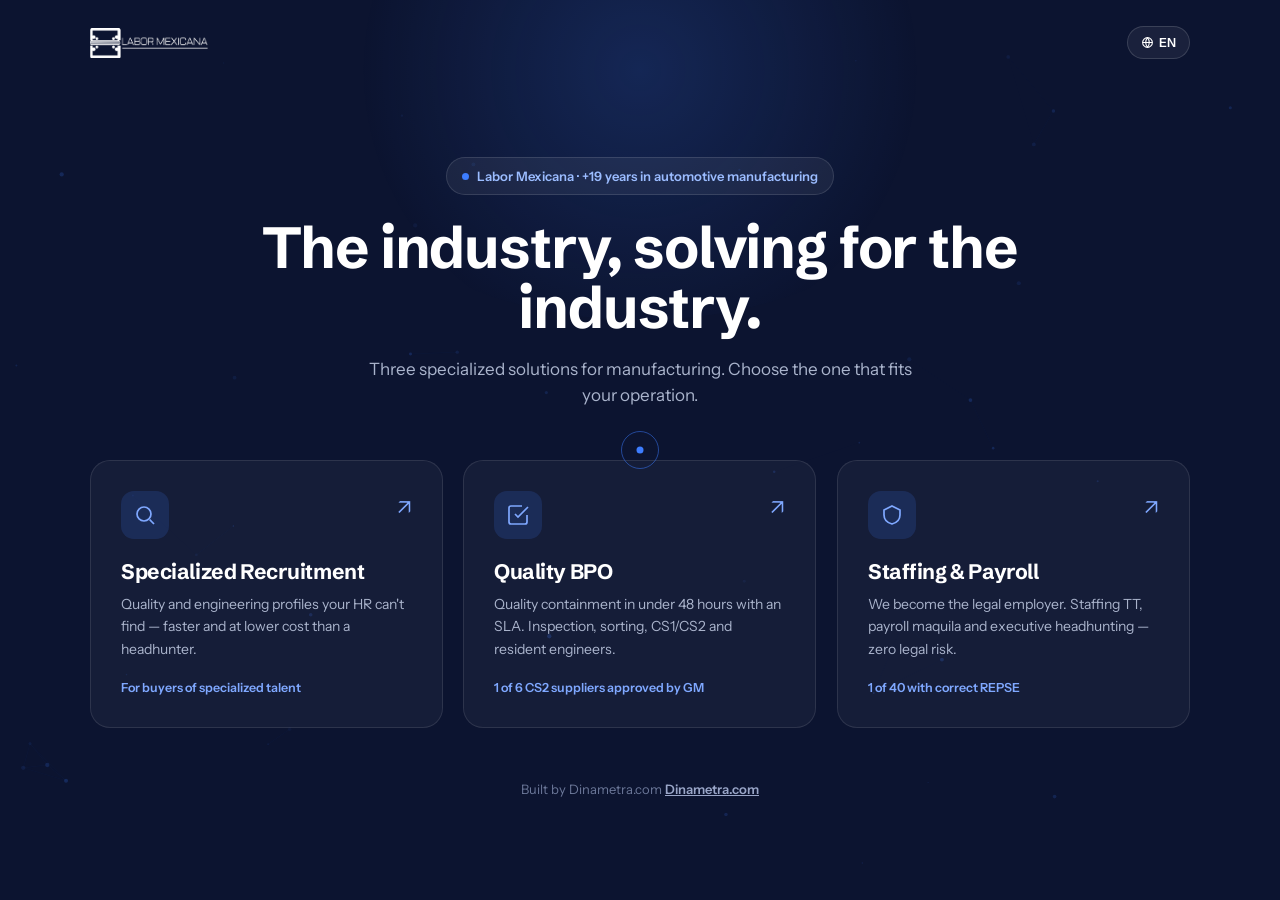
<file: index.html>
<!doctype html>
<html lang="es">
  <head>
    <meta charset="utf-8" />
    <meta name="viewport" content="width=device-width, initial-scale=1" />
    <title>LaborMX · Landings</title>
    <link rel="icon" type="image/png" href="assets/favicon.png" />
    <link rel="preconnect" href="https://fonts.googleapis.com" />
    <link rel="preconnect" href="https://fonts.gstatic.com" crossorigin />
    <link rel="stylesheet" href="assets/labor.css" />
  </head>
  <body class="page-index">
    <div class="cursor-dot"></div>
    <div class="cursor-follower"></div>
    <canvas
      data-particles
      data-color="61,125,255"
      style="
        position: fixed;
        inset: 0;
        width: 100%;
        height: 100%;
        opacity: 0.4;
        pointer-events: none;
        z-index: 0;
      "
    ></canvas>
    <div
      style="
        position: fixed;
        top: -180px;
        left: 50%;
        transform: translateX(-50%);
        width: 700px;
        height: 500px;
        border-radius: 50%;
        background: radial-gradient(
          circle,
          rgba(61, 125, 255, 0.18),
          transparent 65%
        );
        pointer-events: none;
        z-index: 0;
      "
    ></div>

    <header
      style="
        position: relative;
        z-index: 5;
        max-width: 1180px;
        margin: 0 auto;
        padding: 26px clamp(20px, 5vw, 40px);
        display: flex;
        align-items: center;
        justify-content: space-between;
      "
    >
      <img
        src="assets/labormx-white.png"
        alt="Labor Mexicana"
        style="height: 30px; width: auto"
      />
      <button
        data-lang-toggle
        class="cursor-target"
        style="
          display: flex;
          align-items: center;
          gap: 5px;
          background: rgba(255, 255, 255, 0.06);
          border: 1px solid rgba(255, 255, 255, 0.14);
          border-radius: 999px;
          padding: 8px 13px;
          font-size: 12.5px;
          font-weight: 600;
          color: #fff;
          cursor: pointer;
          font-family: inherit;
        "
      >
        <svg
          width="13"
          height="13"
          viewBox="0 0 24 24"
          fill="none"
          stroke="currentColor"
          stroke-width="2"
        >
          <circle cx="12" cy="12" r="9" />
          <path d="M3 12h18M12 3a14 14 0 0 1 0 18M12 3a14 14 0 0 0 0 18" />
        </svg>
        <span data-lang-label>ES</span>
      </button>
    </header>

    <main
      style="
        position: relative;
        z-index: 5;
        max-width: 1180px;
        margin: 0 auto;
        padding: clamp(30px, 6vw, 72px) clamp(20px, 5vw, 40px) 80px;
        text-align: center;
      "
    >
      <div
        class="ri"
        style="
          display: inline-flex;
          align-items: center;
          gap: 8px;
          background: rgba(255, 255, 255, 0.06);
          border: 1px solid rgba(255, 255, 255, 0.12);
          padding: 8px 15px;
          border-radius: 999px;
          font-size: 13px;
          font-weight: 600;
          color: #9bbcff;
        "
      >
        <span
          style="
            width: 7px;
            height: 7px;
            border-radius: 50%;
            background: #3d7dff;
          "
        ></span>
        <span data-en="Labor Mexicana · +19 years in automotive manufacturing"
          >Labor Mexicana · +19 años en manufactura automotriz</span
        >
      </div>
      <h1
        class="ri"
        style="
          font-size: clamp(32px, 5vw, 58px);
          margin-top: 22px;
          animation-delay: 0.1s;
          max-width: 880px;
          margin-left: auto;
          margin-right: auto;
        "
      >
        <span data-en="The industry, solving for the industry."
          >La industria, resolviendo para la industria.</span
        >
      </h1>
      <p
        class="ri"
        style="
          margin-top: 18px;
          font-size: 17px;
          color: #aab4cc;
          max-width: 560px;
          margin-left: auto;
          margin-right: auto;
          animation-delay: 0.18s;
        "
        data-en="Three specialized solutions for manufacturing. Choose the one that fits your operation."
      >
        Tres soluciones especializadas para manufactura. Elige la que se ajusta
        a tu operación.
      </p>

      <div
        class="cards"
        style="
          margin-top: 52px;
          display: grid;
          grid-template-columns: repeat(3, 1fr);
          gap: 20px;
          text-align: left;
        "
      >
        <a
          href="Reclutamiento.html"
          class="ri cursor-target"
          style="
            position: relative;
            text-decoration: none;
            background: rgba(255, 255, 255, 0.04);
            border: 1px solid rgba(255, 255, 255, 0.1);
            border-radius: 20px;
            padding: 30px;
            overflow: hidden;
            transition:
              transform 0.45s cubic-bezier(0.16, 1, 0.3, 1),
              background 0.4s,
              border-color 0.4s;
            animation-delay: 0.26s;
          "
          onmouseover="
            this.style.transform = 'translateY(-8px)';
            this.style.background = 'rgba(61,125,255,.1)';
            this.style.borderColor = 'rgba(61,125,255,.35)';
            this.querySelector('.ar').style.transform = 'translate(4px,-4px)';
          "
          onmouseout="
            this.style.transform = 'translateY(0)';
            this.style.background = 'rgba(255,255,255,.04)';
            this.style.borderColor = 'rgba(255,255,255,.1)';
            this.querySelector('.ar').style.transform = 'none';
          "
        >
          <div
            style="
              display: flex;
              justify-content: space-between;
              align-items: flex-start;
            "
          >
            <div
              style="
                width: 48px;
                height: 48px;
                border-radius: 13px;
                background: rgba(61, 125, 255, 0.16);
                display: flex;
                align-items: center;
                justify-content: center;
                color: #7fa8ff;
              "
            >
              <svg
                width="24"
                height="24"
                viewBox="0 0 24 24"
                fill="none"
                stroke="currentColor"
                stroke-width="1.7"
              >
                <circle cx="11" cy="11" r="7" />
                <path d="m21 21-4.3-4.3" />
              </svg>
            </div>
            <span
              class="ar"
              style="
                color: #7fa8ff;
                font-size: 22px;
                transition: transform 0.4s cubic-bezier(0.16, 1, 0.3, 1);
              "
              >↗</span
            >
          </div>
          <h3
            style="font-size: 21px; color: #fff; margin-top: 22px"
            data-en="Specialized Recruitment"
          >
            Reclutamiento Especializado
          </h3>
          <p
            style="
              font-size: 14px;
              color: #aab4cc;
              margin-top: 10px;
              line-height: 1.6;
            "
            data-en="Quality and engineering profiles your HR can't find — faster and at lower cost than a headhunter."
          >
            Perfiles de calidad e ingeniería que tu RH no encuentra — más rápido
            y a menor costo que un headhunter.
          </p>
          <div
            style="
              margin-top: 18px;
              font-size: 12.5px;
              color: #7fa8ff;
              font-weight: 600;
            "
            data-en="For buyers of specialized talent"
          >
            Para compradores de talento especializado
          </div>
        </a>
        <a
          href="BPO.html"
          class="ri cursor-target"
          style="
            position: relative;
            text-decoration: none;
            background: rgba(255, 255, 255, 0.04);
            border: 1px solid rgba(255, 255, 255, 0.1);
            border-radius: 20px;
            padding: 30px;
            overflow: hidden;
            transition:
              transform 0.45s cubic-bezier(0.16, 1, 0.3, 1),
              background 0.4s,
              border-color 0.4s;
            animation-delay: 0.34s;
          "
          onmouseover="
            this.style.transform = 'translateY(-8px)';
            this.style.background = 'rgba(61,125,255,.1)';
            this.style.borderColor = 'rgba(61,125,255,.35)';
            this.querySelector('.ar').style.transform = 'translate(4px,-4px)';
          "
          onmouseout="
            this.style.transform = 'translateY(0)';
            this.style.background = 'rgba(255,255,255,.04)';
            this.style.borderColor = 'rgba(255,255,255,.1)';
            this.querySelector('.ar').style.transform = 'none';
          "
        >
          <div
            style="
              display: flex;
              justify-content: space-between;
              align-items: flex-start;
            "
          >
            <div
              style="
                width: 48px;
                height: 48px;
                border-radius: 13px;
                background: rgba(61, 125, 255, 0.16);
                display: flex;
                align-items: center;
                justify-content: center;
                color: #7fa8ff;
              "
            >
              <svg
                width="24"
                height="24"
                viewBox="0 0 24 24"
                fill="none"
                stroke="currentColor"
                stroke-width="1.7"
              >
                <path d="M9 11l3 3L22 4" />
                <path
                  d="M21 12v7a2 2 0 0 1-2 2H5a2 2 0 0 1-2-2V5a2 2 0 0 1 2-2h11"
                />
              </svg>
            </div>
            <span
              class="ar"
              style="
                color: #7fa8ff;
                font-size: 22px;
                transition: transform 0.4s cubic-bezier(0.16, 1, 0.3, 1);
              "
              >↗</span
            >
          </div>
          <h3
            style="font-size: 21px; color: #fff; margin-top: 22px"
            data-en="Quality BPO"
          >
            BPO de Calidad
          </h3>
          <p
            style="
              font-size: 14px;
              color: #aab4cc;
              margin-top: 10px;
              line-height: 1.6;
            "
            data-en="Quality containment in under 48 hours with an SLA. Inspection, sorting, CS1/CS2 and resident engineers."
          >
            Contención de calidad en menos de 48 horas con SLA. Inspección,
            sorteo, CS1/CS2 e ingenieros residentes.
          </p>
          <div
            style="
              margin-top: 18px;
              font-size: 12.5px;
              color: #7fa8ff;
              font-weight: 600;
            "
            data-en="1 of 6 CS2 suppliers approved by GM"
          >
            1 de 6 proveedores CS2 aprobados por GM
          </div>
        </a>
        <a
          href="Staffing.html"
          class="ri cursor-target"
          style="
            position: relative;
            text-decoration: none;
            background: rgba(255, 255, 255, 0.04);
            border: 1px solid rgba(255, 255, 255, 0.1);
            border-radius: 20px;
            padding: 30px;
            overflow: hidden;
            transition:
              transform 0.45s cubic-bezier(0.16, 1, 0.3, 1),
              background 0.4s,
              border-color 0.4s;
            animation-delay: 0.42s;
          "
          onmouseover="
            this.style.transform = 'translateY(-8px)';
            this.style.background = 'rgba(61,125,255,.1)';
            this.style.borderColor = 'rgba(61,125,255,.35)';
            this.querySelector('.ar').style.transform = 'translate(4px,-4px)';
          "
          onmouseout="
            this.style.transform = 'translateY(0)';
            this.style.background = 'rgba(255,255,255,.04)';
            this.style.borderColor = 'rgba(255,255,255,.1)';
            this.querySelector('.ar').style.transform = 'none';
          "
        >
          <div
            style="
              display: flex;
              justify-content: space-between;
              align-items: flex-start;
            "
          >
            <div
              style="
                width: 48px;
                height: 48px;
                border-radius: 13px;
                background: rgba(61, 125, 255, 0.16);
                display: flex;
                align-items: center;
                justify-content: center;
                color: #7fa8ff;
              "
            >
              <svg
                width="24"
                height="24"
                viewBox="0 0 24 24"
                fill="none"
                stroke="currentColor"
                stroke-width="1.7"
              >
                <path d="M12 3l8 4v5c0 4.4-3 7.6-8 9-5-1.4-8-4.6-8-9V7z" />
              </svg>
            </div>
            <span
              class="ar"
              style="
                color: #7fa8ff;
                font-size: 22px;
                transition: transform 0.4s cubic-bezier(0.16, 1, 0.3, 1);
              "
              >↗</span
            >
          </div>
          <h3
            style="font-size: 21px; color: #fff; margin-top: 22px"
            data-en="Staffing &amp; Payroll"
          >
            Staffing & Nómina
          </h3>
          <p
            style="
              font-size: 14px;
              color: #aab4cc;
              margin-top: 10px;
              line-height: 1.6;
            "
            data-en="We become the legal employer. Staffing TT, payroll maquila and executive headhunting — zero legal risk."
          >
            Somos el patrón legal. Staffing TT, maquila de nómina y headhunting
            ejecutivo — cero riesgo legal.
          </p>
          <div
            style="
              margin-top: 18px;
              font-size: 12.5px;
              color: #7fa8ff;
              font-weight: 600;
            "
            data-en="1 of 40 with correct REPSE"
          >
            1 de 40 con REPSE correcto
          </div>
        </a>
      </div>

      <div
        class="ri"
        style="
          margin-top: 50px;
          font-size: 13px;
          color: #6b7798;
          animation-delay: 0.5s;
        "
      >
        <span data-en="Built by Dinametra.com">Desarrollado por</span>
        <a
          href="http://dinametra.com/"
          target="_blank"
          rel="noopener"
          style="color: #9aa6c8; font-weight: 600"
          >Dinametra.com</a
        >
      </div>
    </main>
    <script type="module" src="assets/labor.js"></script>
  </body>
</html>
</file>
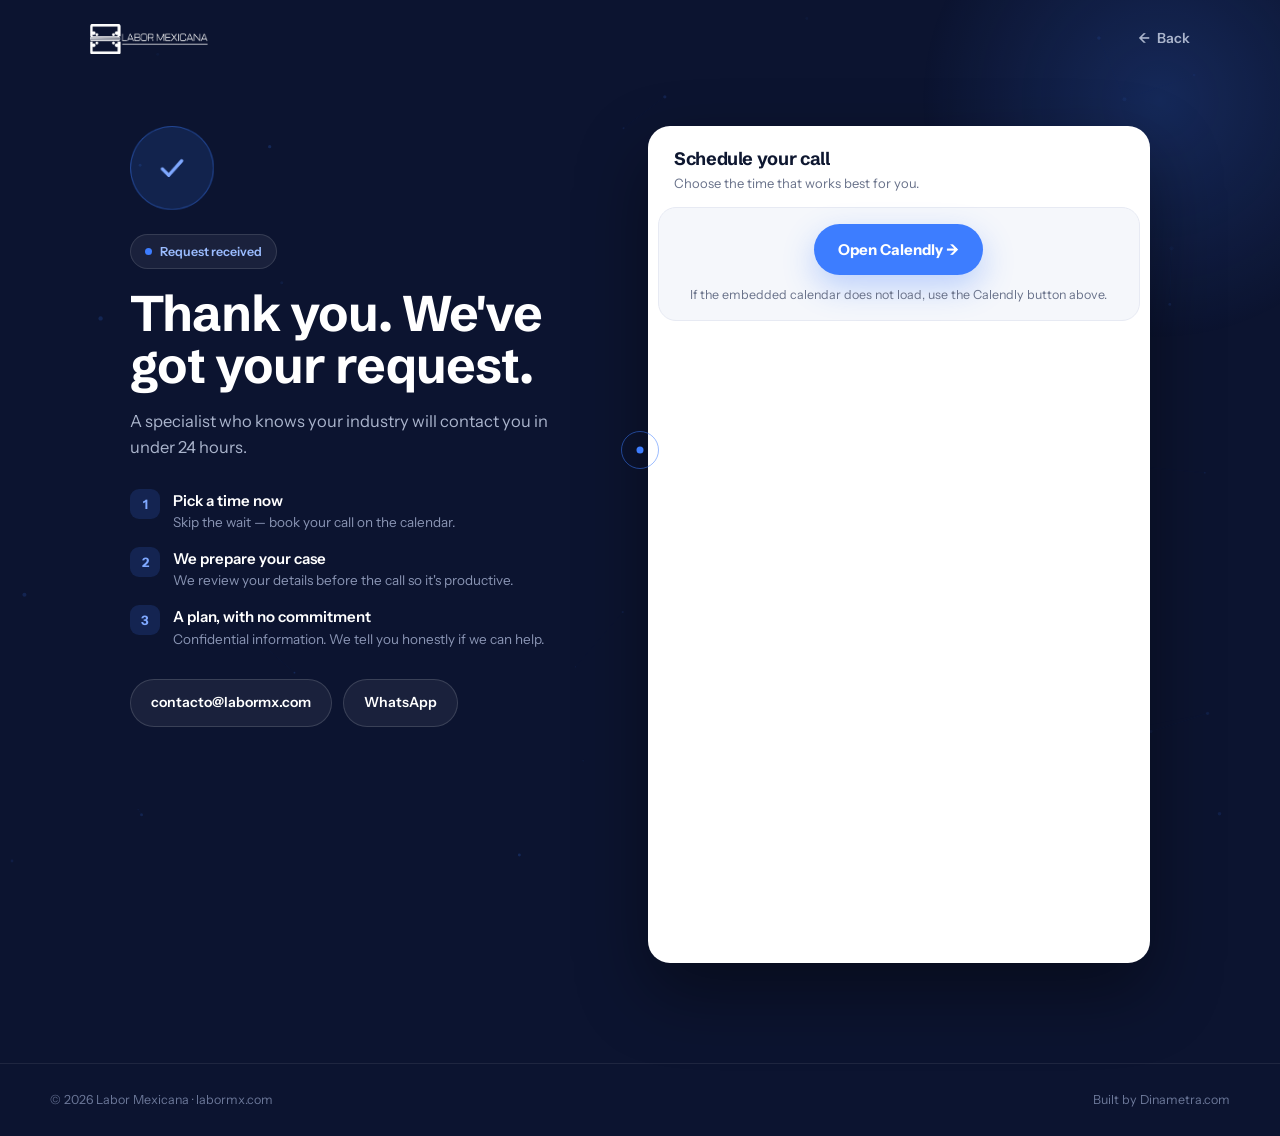
<file: Gracias.html>
<!DOCTYPE html>
<html lang="es">
<head>
<meta charset="utf-8">
<meta name="viewport" content="width=device-width, initial-scale=1">
<title>LaborMX · Gracias</title>
<link rel="icon" type="image/png" href="assets/favicon.png">
<link rel="preconnect" href="https://fonts.googleapis.com">
<link rel="preconnect" href="https://fonts.gstatic.com" crossorigin>
<link rel="stylesheet" href="assets/labor.css">
</head>
<body class="page-gracias thankyou-fixed">
<div class="cursor-dot"></div>
<div class="cursor-follower"></div>
<div class="scroll-progress"></div>

<canvas data-particles data-color="61,125,255" style="position:fixed;inset:0;width:100%;height:100%;opacity:.4;pointer-events:none;z-index:0"></canvas>
<div style="position:fixed;top:-160px;right:-140px;width:520px;height:520px;border-radius:50%;background:radial-gradient(circle,rgba(61,125,255,.2),transparent 65%);pointer-events:none;z-index:0"></div>

<!-- top bar -->
<header style="position:relative;z-index:5;max-width:1180px;margin:0 auto;padding:24px clamp(20px,5vw,40px);display:flex;align-items:center;justify-content:space-between">
  <a href="https://labormx.com" style="display:flex;align-items:center;text-decoration:none"><img src="assets/labormx-white.png" alt="Labor Mexicana" style="height:30px;width:auto"></a>
  <a href="javascript:history.back()" class="cursor-target" style="font-size:14px;font-weight:600;color:#aab4cc;text-decoration:none;display:inline-flex;align-items:center;gap:7px">← <span data-en="Back">Volver</span></a>
</header>

<main style="position:relative;z-index:5;max-width:1100px;margin:0 auto;padding:clamp(20px,4vw,48px) clamp(20px,5vw,40px) clamp(60px,8vw,100px)">
  <div class="gr-grid" style="display:grid;grid-template-columns:.95fr 1.05fr;gap:clamp(32px,5vw,64px);align-items:start">
    <!-- left: confirmation -->
    <div>
      <div class="ri" style="width:84px;height:84px;border-radius:50%;background:rgba(61,125,255,.14);border:1px solid rgba(61,125,255,.4);display:flex;align-items:center;justify-content:center;animation:pop .7s cubic-bezier(.16,1,.3,1) both">
        <svg width="42" height="42" viewBox="0 0 52 52" fill="none"><path d="M14 27l8 8 16-18" stroke="#7fa8ff" stroke-width="4" stroke-linecap="round" stroke-linejoin="round" stroke-dasharray="60" stroke-dashoffset="60" style="animation:draw .6s ease .5s forwards"/></svg>
      </div>
      <div class="ri" style="display:inline-flex;align-items:center;gap:8px;margin-top:24px;background:rgba(255,255,255,.06);border:1px solid rgba(255,255,255,.12);padding:7px 14px;border-radius:999px;font-size:12.5px;font-weight:600;color:#9bbcff;animation-delay:.1s">
        <span style="width:7px;height:7px;border-radius:50%;background:#3d7dff"></span>
        <span data-en="Request received">Solicitud recibida</span>
      </div>
      <h1 class="ri" style="font-size:clamp(30px,4.5vw,50px);margin-top:18px;color:#fff;animation-delay:.18s" data-en="Thank you. We&apos;ve got your request.">Gracias. Recibimos tu solicitud.</h1>
      <p class="ri" style="margin-top:18px;font-size:16.5px;color:#aab4cc;max-width:440px;animation-delay:.26s"><span data-svc-line data-en="A specialist who knows your industry will contact you in under 24 hours.">Un especialista que conoce tu industria te contactará en menos de 24 horas.</span></p>
      <div class="ri" style="margin-top:28px;display:flex;flex-direction:column;gap:14px;animation-delay:.34s">
        <div style="display:flex;align-items:flex-start;gap:13px">
          <span style="width:30px;height:30px;border-radius:9px;background:rgba(61,125,255,.16);display:flex;align-items:center;justify-content:center;color:#7fa8ff;flex-shrink:0;font-weight:700;font-size:13px">1</span>
          <div><div style="font-weight:600;color:#fff;font-size:15px" data-en="Pick a time now">Aparta un horario ahora</div><div style="font-size:13.5px;color:#8a95b4" data-en="Skip the wait — book your call on the calendar.">Evita la espera — agenda tu llamada en el calendario.</div></div>
        </div>
        <div style="display:flex;align-items:flex-start;gap:13px">
          <span style="width:30px;height:30px;border-radius:9px;background:rgba(61,125,255,.16);display:flex;align-items:center;justify-content:center;color:#7fa8ff;flex-shrink:0;font-weight:700;font-size:13px">2</span>
          <div><div style="font-weight:600;color:#fff;font-size:15px" data-en="We prepare your case">Preparamos tu caso</div><div style="font-size:13.5px;color:#8a95b4" data-en="We review your details before the call so it&apos;s productive.">Revisamos tu información antes de la llamada para que sea productiva.</div></div>
        </div>
        <div style="display:flex;align-items:flex-start;gap:13px">
          <span style="width:30px;height:30px;border-radius:9px;background:rgba(61,125,255,.16);display:flex;align-items:center;justify-content:center;color:#7fa8ff;flex-shrink:0;font-weight:700;font-size:13px">3</span>
          <div><div style="font-weight:600;color:#fff;font-size:15px" data-en="A plan, with no commitment">Un plan, sin compromiso</div><div style="font-size:13.5px;color:#8a95b4" data-en="Confidential information. We tell you honestly if we can help.">Un especialista en tu industria te responde en menos de 24 horas.</div></div>
        </div>
      </div>
      <div class="ri" style="margin-top:30px;display:flex;flex-wrap:wrap;gap:11px;animation-delay:.42s">
        <a href="mailto:contacto@labormx.com" class="cursor-target" style="display:inline-flex;align-items:center;gap:8px;background:rgba(255,255,255,.06);border:1px solid rgba(255,255,255,.14);color:#fff;font-weight:600;font-size:14px;padding:12px 20px;border-radius:999px;text-decoration:none">contacto@labormx.com</a>
        <a href="https://wa.me/525500000000" class="cursor-target" style="display:inline-flex;align-items:center;gap:8px;background:rgba(255,255,255,.06);border:1px solid rgba(255,255,255,.14);color:#fff;font-weight:600;font-size:14px;padding:12px 20px;border-radius:999px;text-decoration:none">WhatsApp</a>
      </div>
    </div>
    <!-- right: calendly -->
    <div class="ri" style="animation-delay:.3s">
      <div style="background:#fff;border-radius:22px;padding:10px;box-shadow:0 30px 70px rgba(0,0,0,.4);overflow:hidden">
        <div style="padding:14px 16px 8px">
          <h3 style="font-size:18px;color:#0e1730" data-en="Schedule your call">Agenda tu llamada</h3>
          <p style="font-size:13px;color:#69728a;margin-top:4px" data-en="Choose the time that works best for you.">Elige el horario que mejor te funcione.</p>
        </div>
        <div class="calendly-direct-card">
          <a href="https://calendly.com/labormx/llamada-30min?hide_gdpr_banner=1" target="_blank" rel="noopener" class="cursor-target calendly-main-link" data-en="Open Calendly →">Abrir Calendly →</a>
          <p data-en="If the embedded calendar does not load, use the Calendly button above.">Si el calendario embebido no carga, usa el botón de Calendly.</p>
        </div>
        <iframe title="Calendly LaborMX" src="https://calendly.com/labormx/llamada-30min?hide_gdpr_banner=1&background_color=ffffff&primary_color=3d7dff" class="calendly-iframe" loading="lazy"></iframe>
      </div>
    </div>
  </div>
</main>

<footer style="position:relative;z-index:5;border-top:1px solid rgba(255,255,255,.08);padding:26px clamp(20px,5vw,40px)">
  <div style="max-width:1180px;margin:0 auto;display:flex;flex-wrap:wrap;gap:12px;justify-content:space-between;align-items:center;font-size:12.5px;color:#6b7798">
    <span>© 2026 Labor Mexicana · labormx.com</span>
    <span data-en="Built by Dinametra.com">Desarrollado por <a href="http://dinametra.com/" target="_blank" rel="noopener" style="color:#9aa6c8;font-weight:600">Dinametra.com</a></span>
  </div>
</footer>
<script type="module" src="assets/labor.js"></script>
</body>
</html>
</file>
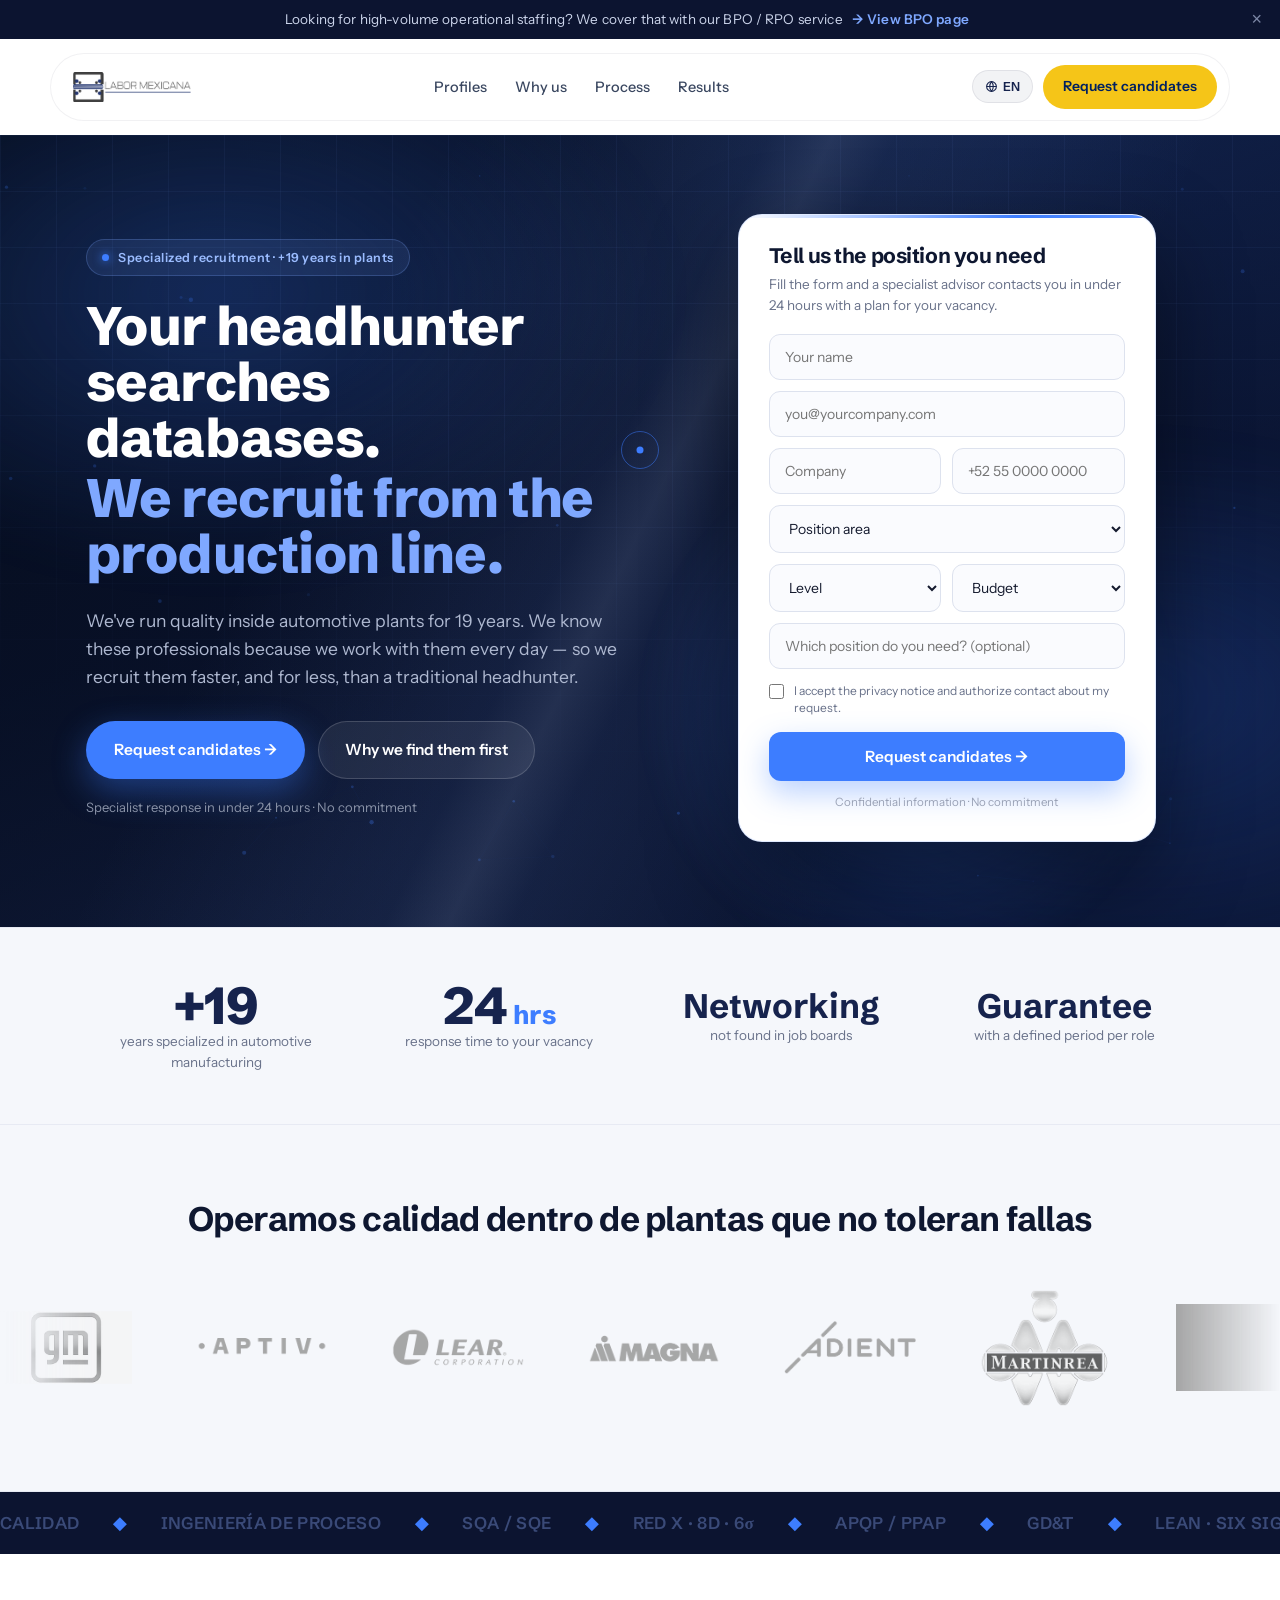
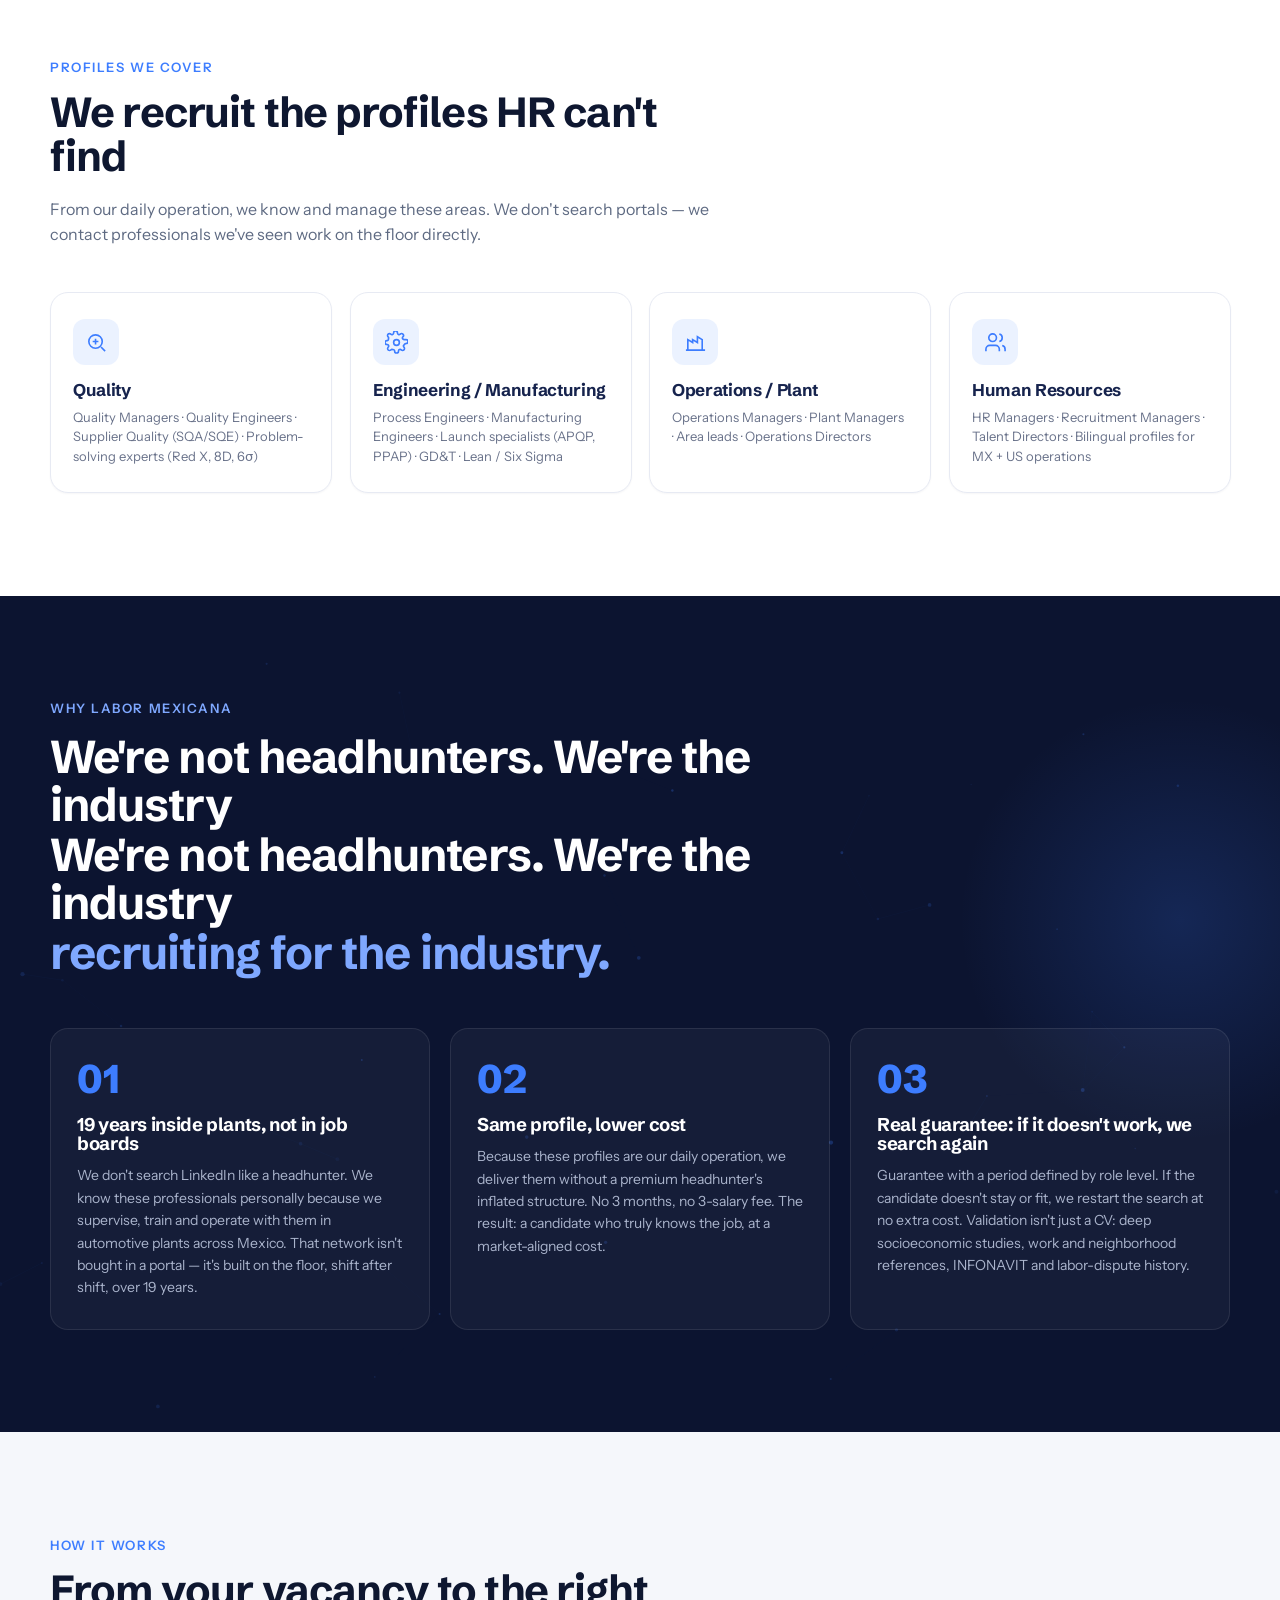
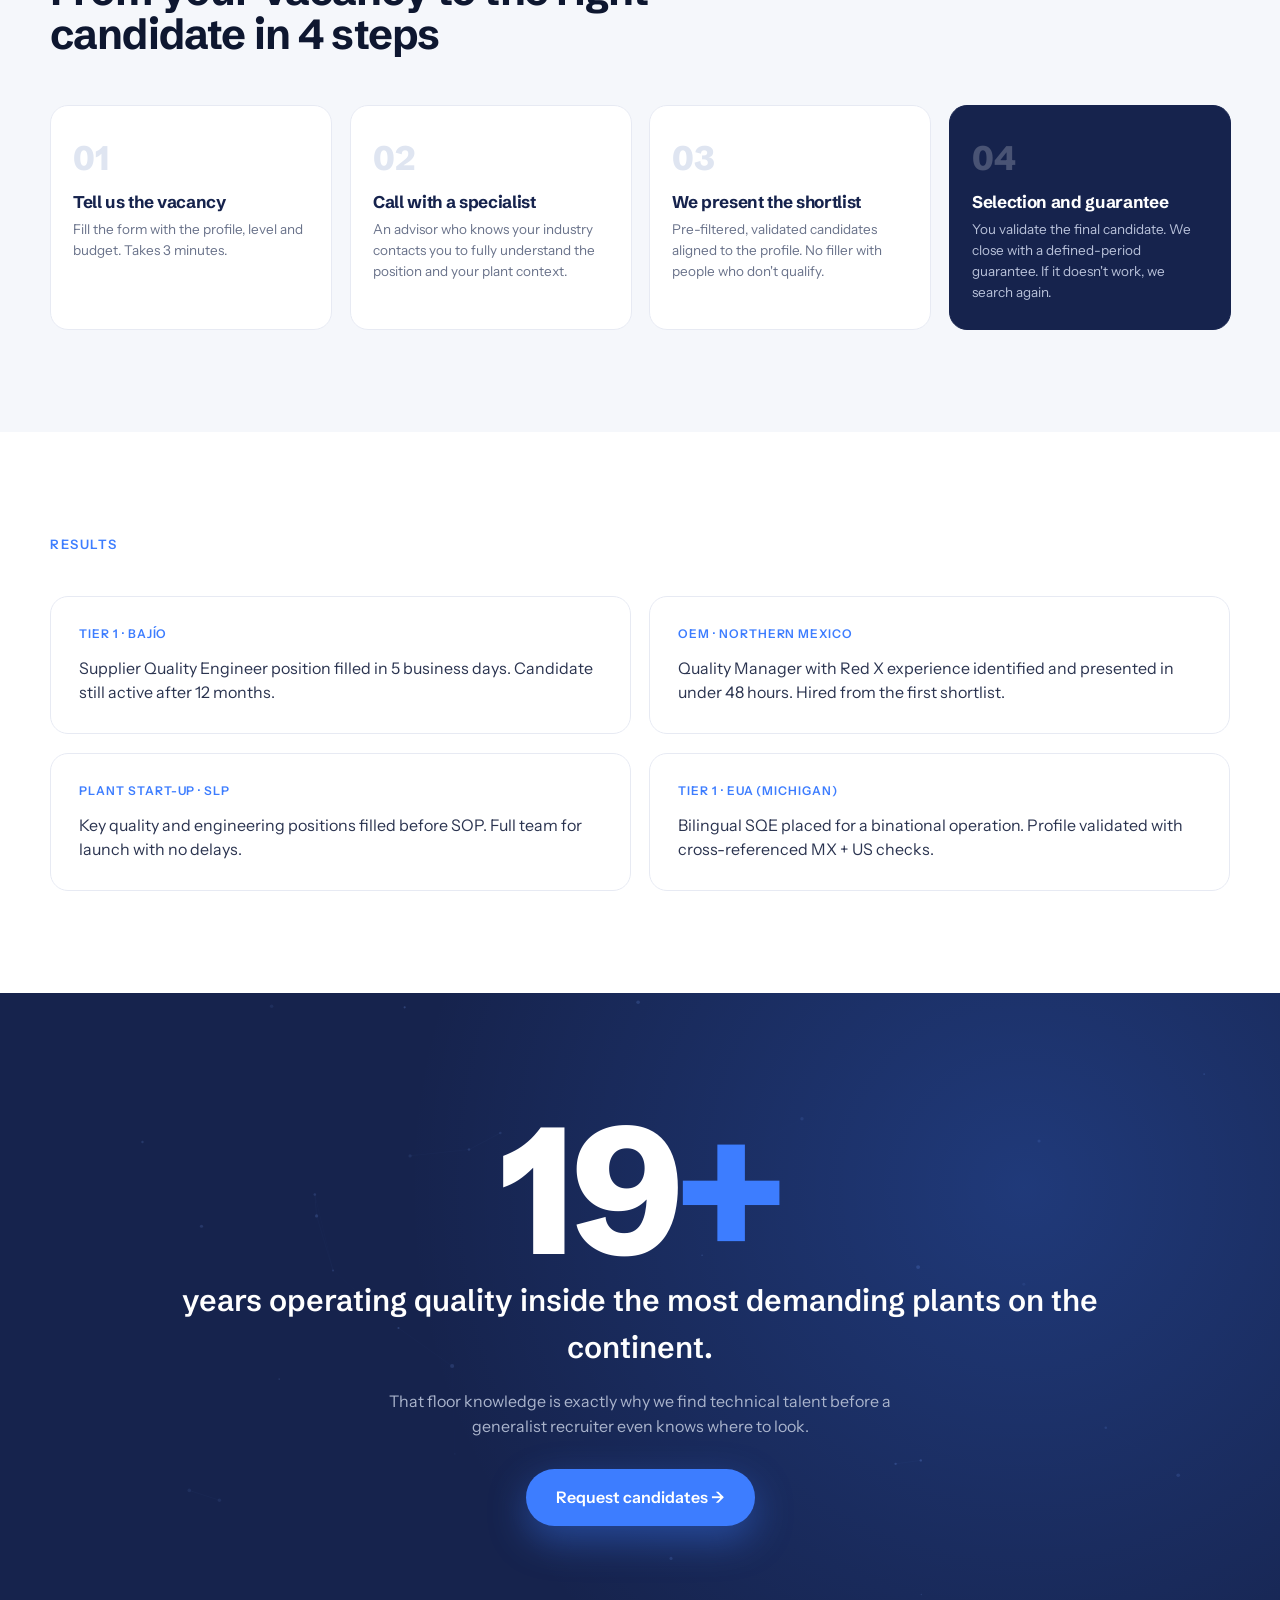
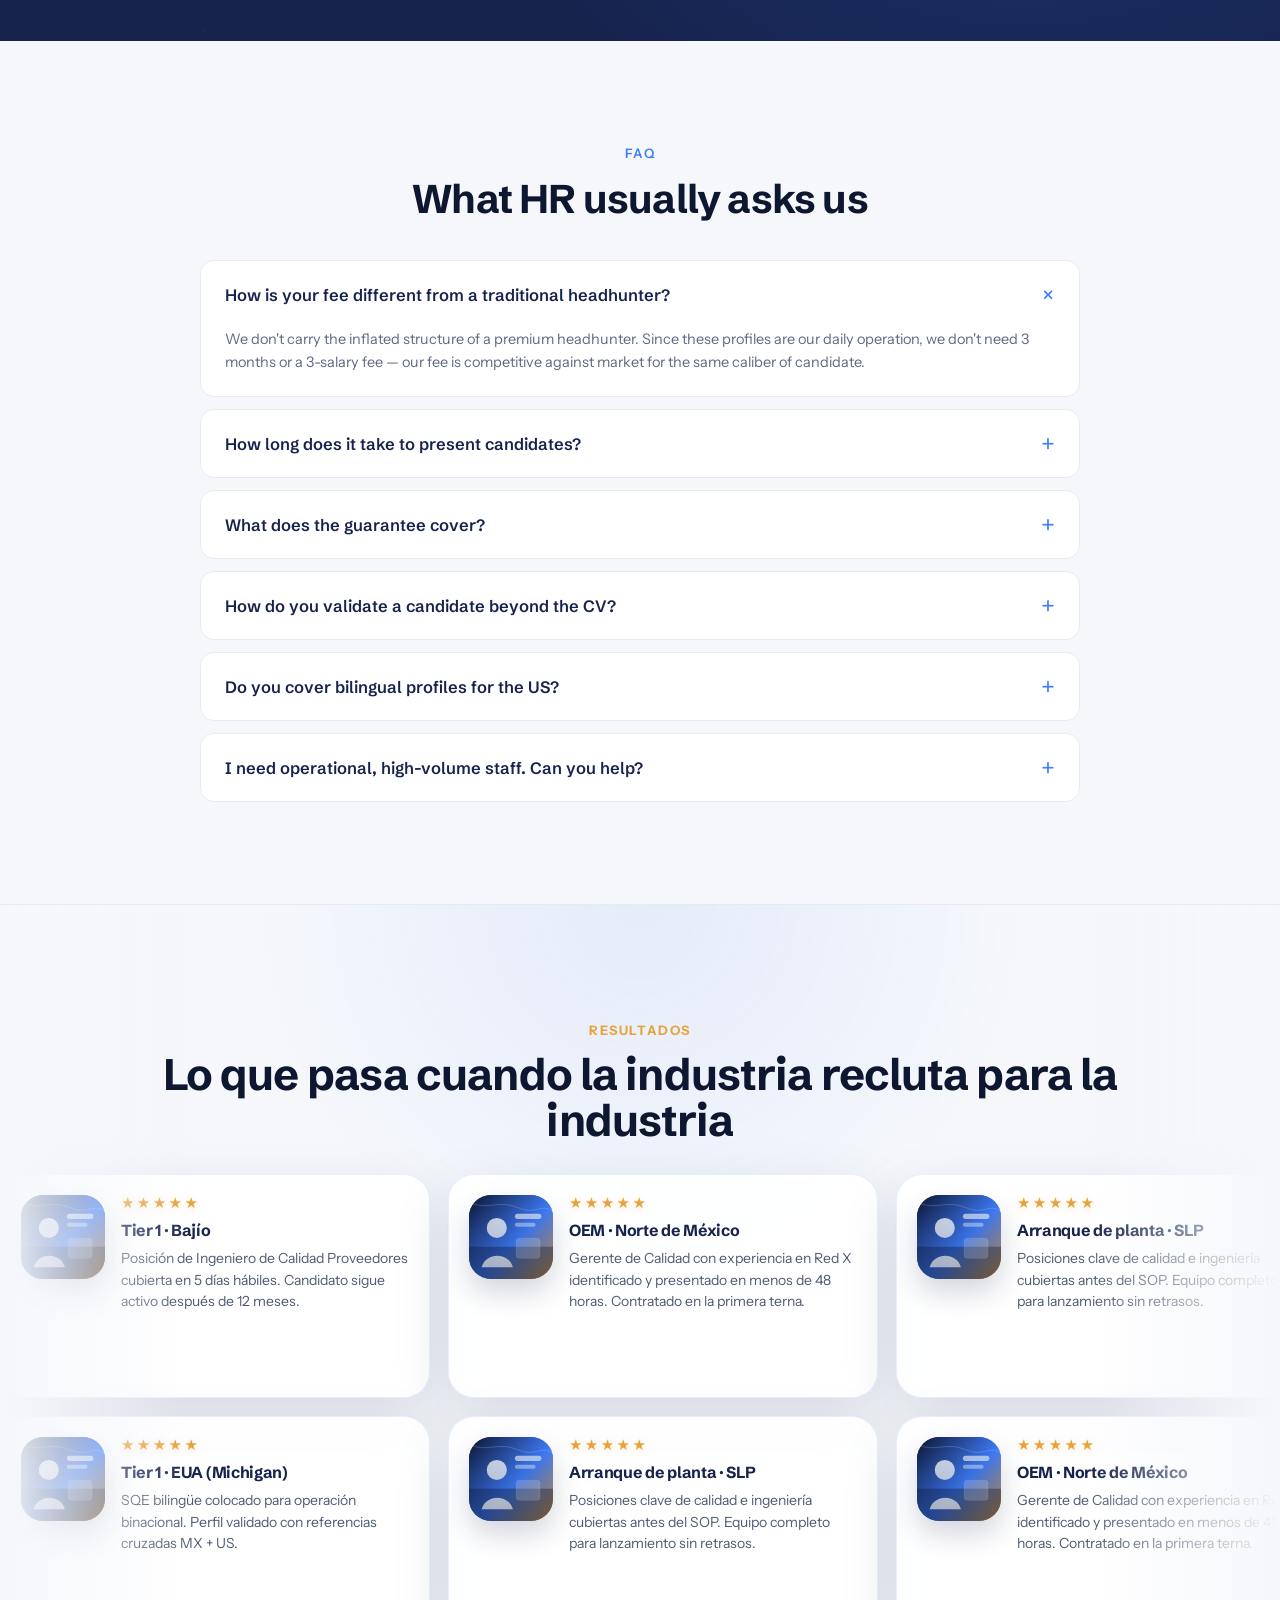
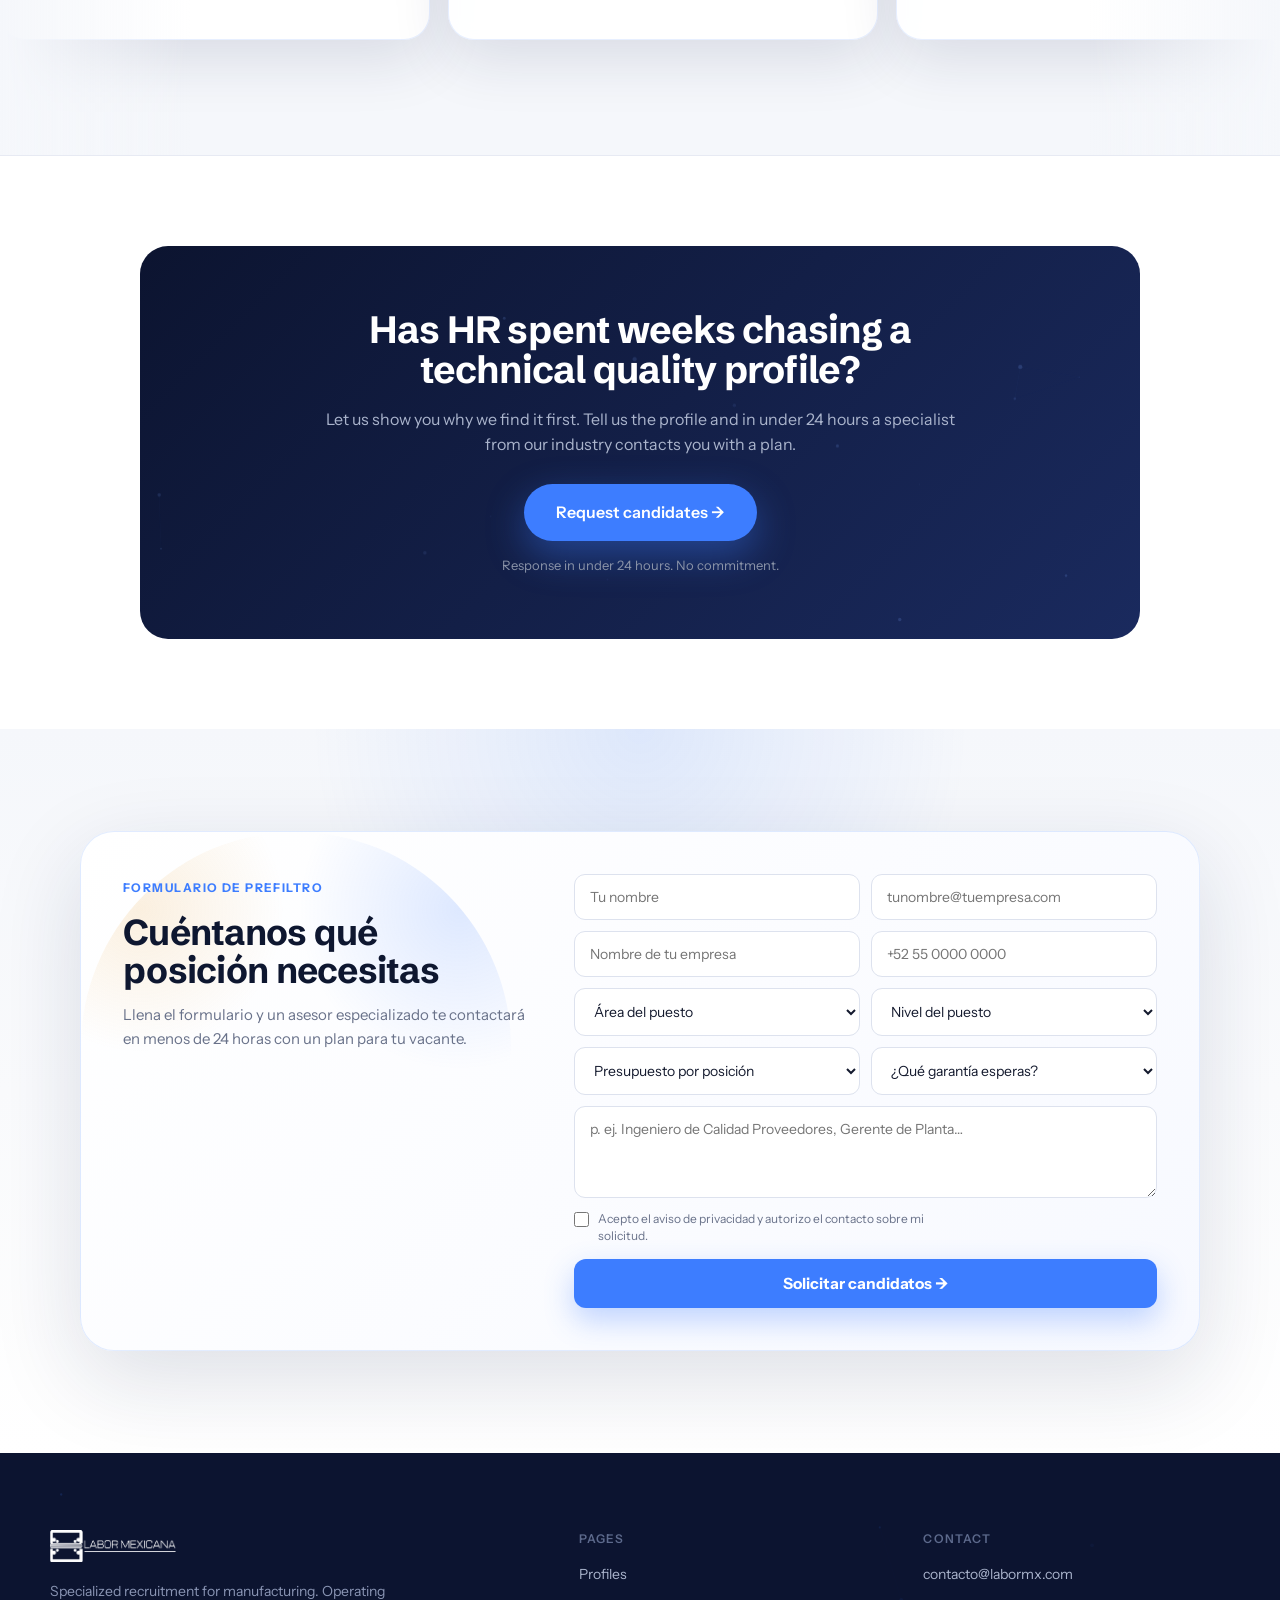
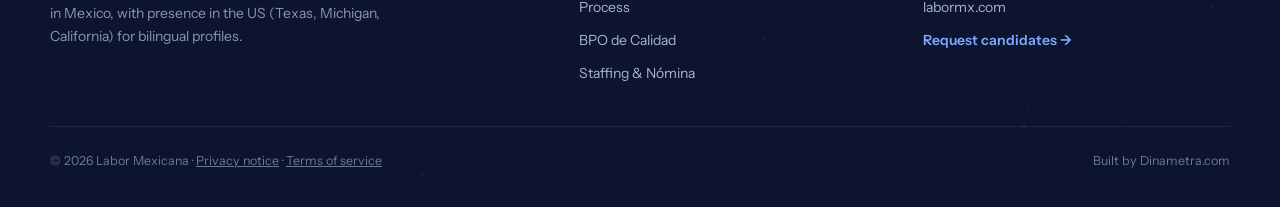
<file: Reclutamiento.html>
<!doctype html>
<html lang="es">
  <head>
    <meta charset="utf-8" />
    <meta name="viewport" content="width=device-width, initial-scale=1" />
    <title>LaborMX · Reclutamiento Especializado</title>
    <link rel="icon" type="image/png" href="assets/favicon.png" />
    <link rel="preconnect" href="https://fonts.googleapis.com" />
    <link rel="preconnect" href="https://fonts.gstatic.com" crossorigin />
    <link rel="stylesheet" href="assets/labor.css" />
  </head>
  <body class="page-reclutamiento">
    <div class="cursor-dot"></div>
    <div class="cursor-follower"></div>
    <div class="scroll-progress"></div>

    <div data-thankyou-flash>
      <div
        style="
          text-align: center;
          color: #fff;
          animation: flashpop 0.6s cubic-bezier(0.16, 1, 0.3, 1) both;
        "
      >
        <div
          style="
            width: 74px;
            height: 74px;
            border-radius: 50%;
            border: 2px solid rgba(61, 125, 255, 0.6);
            border-top-color: #3d7dff;
            margin: 0 auto 22px;
            animation: spin 0.9s linear infinite;
          "
        ></div>
        <div
          style="
            font-family: &quot;Schibsted Grotesk&quot;;
            font-size: 22px;
            font-weight: 700;
          "
          data-en="Preparing your space…"
        >
          Preparando tu espacio…
        </div>
        <div
          style="opacity: 0.6; font-size: 14px; margin-top: 6px"
          data-en="Connecting you with a specialist"
        >
          Te conectamos con un especialista
        </div>
      </div>
    </div>

    <!-- ============ REDIRECT BANNER ============ -->
    <div
      data-banner
      style="
        background: #0c1430;
        color: #cdd6ec;
        font-size: 13.5px;
        text-align: center;
        padding: 9px 44px 9px 18px;
        position: relative;
        letter-spacing: 0.01em;
      "
    >
      <span
        data-en="Looking for high-volume operational staffing? We cover that with our BPO / RPO service"
        >¿Buscas volumen de personal operativo? Ese perfil lo cubrimos con
        nuestro servicio BPO / RPO</span
      >
      <a
        href="BPO.html"
        style="
          color: #7fa8ff;
          font-weight: 600;
          text-decoration: none;
          margin-left: 6px;
        "
        >→ <span data-en="View BPO page">Ver página BPO</span></a
      >
      <button
        data-banner-close
        aria-label="Cerrar"
        style="
          position: absolute;
          right: 12px;
          top: 50%;
          transform: translateY(-50%);
          background: none;
          border: none;
          color: #7c87a6;
          font-size: 18px;
          cursor: pointer;
          line-height: 1;
        "
      >
        ×
      </button>
    </div>

    <!-- ============ NAVBAR ============ -->
    <nav
      data-nav
      style="
        position: sticky;
        top: 0;
        z-index: 9500;
        padding: 14px clamp(14px, 4vw, 40px);
      "
    >
      <div
        class="navshell"
        style="
          max-width: 1180px;
          margin: 0 auto;
          display: flex;
          align-items: center;
          justify-content: space-between;
          gap: 20px;
          background: rgba(255, 255, 255, 0.6);
          backdrop-filter: blur(16px);
          border: 1px solid rgba(16, 24, 60, 0.06);
          border-radius: 999px;
          padding: 11px 12px 11px 22px;
        "
      >
        <a
          href="#top"
          style="
            display: flex;
            align-items: center;
            gap: 10px;
            text-decoration: none;
            flex-shrink: 0;
          "
        >
          <img
            src="assets/labormx-color.png"
            alt="Labor Mexicana"
            style="height: 30px; width: auto"
          />
        </a>
        <div
          class="nav-links"
          style="
            align-items: center;
            gap: 28px;
            font-size: 14.5px;
            font-weight: 500;
            color: #3a4760;
          "
        >
          <a
            href="#perfiles"
            style="text-decoration: none"
            class="cursor-target"
            data-en="Profiles"
            >Perfiles</a
          >
          <a
            href="#porque"
            style="text-decoration: none"
            class="cursor-target"
            data-en="Why us"
            >Por qué</a
          >
          <a
            href="#proceso"
            style="text-decoration: none"
            class="cursor-target"
            data-en="Process"
            >Proceso</a
          >
          <a
            href="#resultados"
            style="text-decoration: none"
            class="cursor-target"
            data-en="Results"
            >Resultados</a
          >
        </div>
        <div
          class="nav-cta-wrap"
          style="align-items: center; gap: 10px; flex-shrink: 0"
        >
          <button
            data-lang-toggle
            class="cursor-target"
            style="
              display: flex;
              align-items: center;
              gap: 5px;
              background: rgba(16, 24, 60, 0.05);
              border: 1px solid rgba(16, 24, 60, 0.08);
              border-radius: 999px;
              padding: 8px 12px;
              font-size: 12.5px;
              font-weight: 600;
              color: #16234d;
              cursor: pointer;
              font-family: inherit;
            "
          >
            <svg
              width="13"
              height="13"
              viewBox="0 0 24 24"
              fill="none"
              stroke="currentColor"
              stroke-width="2"
            >
              <circle cx="12" cy="12" r="9" />
              <path d="M3 12h18M12 3a14 14 0 0 1 0 18M12 3a14 14 0 0 0 0 18" />
            </svg>
            <span data-lang-label>ES</span>
          </button>
          <a
            href="#prefiltro"
            class="nav-cta-desk cursor-target"
            style="
              background: #f5c518;
              color: #002060;
              font-weight: 600;
              font-size: 14px;
              padding: 11px 20px;
              border-radius: 999px;
              text-decoration: none;
              white-space: nowrap;
            "
            data-en="Request candidates"
            >Buscar candidatos</a
          >
          <button
            data-burger
            aria-label="Menú"
            style="
              background: none;
              border: none;
              width: 38px;
              height: 38px;
              align-items: center;
              justify-content: center;
              cursor: pointer;
            "
          >
            <span class="burger-x"></span>
          </button>
        </div>
      </div>
    </nav>

    <div data-mobile-menu>
      <a
        href="#perfiles"
        style="
          color: #fff;
          font-family: &quot;Schibsted Grotesk&quot;;
          font-size: 30px;
          text-decoration: none;
          padding: 10px 0;
        "
        data-en="Profiles"
        >Perfiles</a
      >
      <a
        href="#porque"
        style="
          color: #fff;
          font-family: &quot;Schibsted Grotesk&quot;;
          font-size: 30px;
          text-decoration: none;
          padding: 10px 0;
        "
        data-en="Why us"
        >Por qué Labor</a
      >
      <a
        href="#proceso"
        style="
          color: #fff;
          font-family: &quot;Schibsted Grotesk&quot;;
          font-size: 30px;
          text-decoration: none;
          padding: 10px 0;
        "
        data-en="Process"
        >Proceso</a
      >
      <a
        href="#resultados"
        style="
          color: #fff;
          font-family: &quot;Schibsted Grotesk&quot;;
          font-size: 30px;
          text-decoration: none;
          padding: 10px 0;
        "
        data-en="Results"
        >Resultados</a
      >
      <a
        href="#prefiltro"
        style="
          margin-top: 18px;
          background: #3d7dff;
          color: #fff;
          font-weight: 600;
          font-size: 17px;
          padding: 15px 26px;
          border-radius: 999px;
          text-decoration: none;
          text-align: center;
        "
        data-en="Request candidates"
        >Solicitar candidatos →</a
      >
    </div>

    <!-- ============ HERO ============ -->
  <section id="top" class="hero-v6" data-tilt-area>
    <video class="hero-v6-video" autoplay muted loop playsinline preload="auto" aria-hidden="true">
      <source src="https://assets.mixkit.co/videos/22032/22032-720.mp4" type="video/mp4">
    </video>
    <div class="hero-v6-veil"></div>
    <div class="hero-v6-mesh"></div>
    <div class="hero-v6-gridbg"></div>
    <canvas data-particles data-color="61,125,255" style="position:absolute;inset:0;width:100%;height:100%;opacity:.55;pointer-events:none"></canvas>
    <div class="hero-v6-sweep"></div>
    <div class="hero-v6-spot"></div>
    <img class="hero-v6-photo" src="assets/s-img-01.webp" alt="Especialista de reclutamiento Labor Mexicana">
    <div class="hero-v6-scan"></div>

    <div class="hero-v6-inner">
      <div class="hero-v6-copy">
        <span class="hero-v6-eyebrow"><span class="pin"></span><span data-en="Specialized recruitment &middot; +19 years in plants">Reclutamiento especializado &middot; +19 a&ntilde;os en planta</span></span>
        <h1 class="split-title">
          <span class="line-wrap" style="display:block;overflow:hidden;padding-bottom:.06em"><span class="line" data-en="Your headhunter searches databases." style="display:block;transform:translateY(112%);filter:blur(6px);opacity:0;transition:transform .9s cubic-bezier(.16,1,.3,1),filter .9s ease,opacity .9s ease;">Tu headhunter busca en bases de datos.</span></span>
          <span class="line-wrap" style="display:block;overflow:hidden;padding-bottom:.06em"><span class="line" data-en="We recruit from the production line." style="display:block;transform:translateY(112%);filter:blur(6px);opacity:0;transition:transform .9s cubic-bezier(.16,1,.3,1),filter .9s ease,opacity .9s ease;color:#7fa8ff;transition-delay:.1s">Nosotros reclutamos desde la l&iacute;nea.</span></span>
        </h1>
        <p class="hero-v6-sub fade-up" style="opacity:0;transform:translateY(28px);filter:blur(8px);transition:all .8s cubic-bezier(.16,1,.3,1) .15s" data-en="We've run quality inside automotive plants for 19 years. We know these professionals because we work with them every day &mdash; so we recruit them faster, and for less, than a traditional headhunter.">+19 a&ntilde;os operando el &aacute;rea de calidad dentro de plantas automotrices. No imaginamos qu&eacute; perfil necesitas: trabajamos codo a codo con ellos todos los d&iacute;as. Por eso encontramos a tu talento clave m&aacute;s r&aacute;pido y a un menor costo que cualquier agencia tradicional.</p>
        <div class="hero-v6-cta fade-up" style="opacity:0;transform:translateY(28px);filter:blur(8px);transition:all .8s cubic-bezier(.16,1,.3,1) .25s">
          <a href="#prefiltro" class="cursor-target" style="display:inline-flex;align-items:center;gap:10px;background:#3d7dff;color:#fff;font-weight:600;font-size:15.5px;padding:16px 28px;border-radius:999px;text-decoration:none;box-shadow:0 12px 34px rgba(61,125,255,.4)" data-en="Request candidates &rarr;">Solicitar candidatos &rarr;</a>
          <a href="#porque" class="cursor-target" style="display:inline-flex;align-items:center;gap:9px;background:rgba(255,255,255,.07);color:#fff;font-weight:600;font-size:15.5px;padding:16px 26px;border-radius:999px;text-decoration:none;border:1px solid rgba(255,255,255,.16)" data-en="Why we find them first">Por qu&eacute; los encontramos primero</a>
        </div>
        <p class="hero-v6-note fade-up" style="opacity:0;transform:translateY(28px);filter:blur(8px);transition:all .8s cubic-bezier(.16,1,.3,1) .32s" data-en="Specialist response in under 24 hours &middot; No commitment">Respuesta de un especialista en menos de 24 horas &middot; Sin compromiso</p>
      </div>

      <div class="hero-v6-formcol" id="prefiltro">
        <div class="hero-v6-form-card" data-tilt>
          <h3 data-en="Tell us the position you need">Cu&eacute;ntanos qu&eacute; posici&oacute;n necesitas</h3>
          <p class="fsub" data-en="Fill the form and a specialist advisor contacts you in under 24 hours with a plan for your vacancy.">Llena el formulario y un asesor especializado te contactar&aacute; en menos de 24 horas con un plan para tu vacante.</p>
          <form data-lead-form data-svc="reclutamiento">
            <input required name="nombre" placeholder="Tu nombre" data-en-ph="Your name" aria-label="Nombre">
            <input required type="email" name="correo" placeholder="tunombre@tuempresa.com" data-en-ph="you@yourcompany.com" aria-label="Correo de empresa">
            <div class="two">
              <input required name="empresa" placeholder="Empresa" data-en-ph="Company" aria-label="Empresa">
              <input required name="tel" placeholder="+52 55 0000 0000" data-en-ph="+52 55 0000 0000" aria-label="Tel&eacute;fono o WhatsApp">
            </div>
            <select required name="area" aria-label="&Aacute;rea del puesto">
              <option value="" disabled selected data-en="Position area">&Aacute;rea del puesto</option>
              <option data-en="Quality">Calidad</option>
              <option data-en="Engineering / Manufacturing">Ingenier&iacute;a / Manufactura</option>
              <option data-en="Operations / Plant">Operaciones / Planta</option>
              <option data-en="HR / Recruitment">RH / Reclutamiento</option>
              <option data-en="Other">Otra</option>
            </select>
            <div class="two">
              <select required name="nivel" aria-label="Nivel del puesto">
                <option value="" disabled selected data-en="Level">Nivel</option>
                <option data-en="Specialist / Engineer">Especialista / Ingeniero</option>
                <option data-en="Lead / Middle management">Jefatura / Mando medio</option>
                <option data-en="Manager">Gerencial</option>
                <option data-en="Director">Direcci&oacute;n</option>
              </select>
              <select required name="presupuesto" aria-label="Presupuesto">
                <option value="" disabled selected data-en="Budget">Presupuesto</option>
                <option data-en="~1 month salary">~1 mes de sueldo</option>
                <option data-en="~Half month salary">~Medio mes de sueldo</option>
                <option data-en="Other">Otro</option>
              </select>
            </div>
            <input name="posicion" placeholder="&iquest;Qu&eacute; posici&oacute;n necesitas? (opcional)" data-en-ph="Which position do you need? (optional)" aria-label="Posici&oacute;n">
            <label class="chk"><input required type="checkbox" style="margin-top:2px;accent-color:#3d7dff"><span data-en="I accept the privacy notice and authorize contact about my request.">Acepto el aviso de privacidad y autorizo el contacto sobre mi solicitud.</span></label>
            <button type="submit" class="cursor-target" data-en="Request candidates &rarr;">Solicitar candidatos &rarr;</button>
            <p class="ffoot" data-en="Confidential information &middot; No commitment">Respuesta en menos de 24 horas.</p>
          </form>
        </div>
      </div>
    </div>
  </section>

  <!-- ============ STATS BAR ============ -->
    <section
      style="
        background: #f5f7fb;
        border-top: 1px solid #e7eaf3;
        border-bottom: 1px solid #e7eaf3;
      "
    >
      <div
        class="stat-strip"
        style="
          max-width: 1180px;
          margin: 0 auto;
          padding: clamp(34px, 4vw, 52px) clamp(20px, 5vw, 40px);
          display: grid;
          grid-template-columns: repeat(4, 1fr);
          gap: 30px;
          text-align: center;
        "
      >
        <div
          class="fade-up"
          style="
            opacity: 0;
            transform: translateY(28px);
            filter: blur(8px);
            transition: all 0.7s cubic-bezier(0.16, 1, 0.3, 1);
          "
        >
          <div
            style="
              font-family: &quot;Schibsted Grotesk&quot;;
              font-size: clamp(38px, 4.4vw, 52px);
              font-weight: 800;
              color: #16234d;
              line-height: 1;
            "
          >
            <span class="counter" data-count="19" data-prefix="+">+0</span>
          </div>
          <div
            style="
              font-size: 13.5px;
              color: #69728a;
              margin-top: 8px;
              max-width: 200px;
              margin: auto;
            "
            data-en="years specialized in automotive manufacturing"
          >
            años especializados en manufactura automotriz
          </div>
        </div>
        <div
          class="fade-up"
          style="
            opacity: 0;
            transform: translateY(28px);
            filter: blur(8px);
            transition: all 0.7s cubic-bezier(0.16, 1, 0.3, 1) 0.08s;
          "
        >
          <div
            style="
              font-family: &quot;Schibsted Grotesk&quot;;
              font-size: clamp(38px, 4.4vw, 52px);
              font-weight: 800;
              color: #16234d;
              line-height: 1;
            "
          >
            24<span style="font-size: 0.5em; color: #3d7dff"> hrs</span>
          </div>
          <div
            style="
              font-size: 13.5px;
              color: #69728a;
              margin-top: 8px;
              max-width: 200px;
              margin: auto;
            "
            data-en="response time to your vacancy"
          >
            tiempo de respuesta a tu vacante
          </div>
        </div>
        <div
          class="fade-up"
          style="
            opacity: 0;
            transform: translateY(28px);
            filter: blur(8px);
            transition: all 0.7s cubic-bezier(0.16, 1, 0.3, 1) 0.16s;
          "
        >
          <div
            style="
              font-family: &quot;Schibsted Grotesk&quot;;
              font-size: clamp(26px, 3vw, 34px);
              font-weight: 700;
              color: #16234d;
              line-height: 1.05;
              padding-top: 10px;
            "
            data-en="Networking"
          >
            Networking
          </div>
          <div
            style="
              font-size: 13.5px;
              color: #69728a;
              margin-top: 8px;
              max-width: 200px;
              margin: auto;
            "
            data-en="not found in job boards"
          >
            que no está en bolsas de trabajo
          </div>
        </div>
        <div
          class="fade-up"
          style="
            opacity: 0;
            transform: translateY(28px);
            filter: blur(8px);
            transition: all 0.7s cubic-bezier(0.16, 1, 0.3, 1) 0.24s;
          "
        >
          <div
            style="
              font-family: &quot;Schibsted Grotesk&quot;;
              font-size: clamp(26px, 3vw, 34px);
              font-weight: 700;
              color: #16234d;
              line-height: 1.05;
              padding-top: 10px;
            "
            data-en="Guarantee"
          >
            Garantía
          </div>
          <div
            style="
              font-size: 13.5px;
              color: #69728a;
              margin-top: 8px;
              max-width: 200px;
              margin: auto;
            "
            data-en="with a defined period per role"
          >
            con período definido por puesto
          </div>
        </div>
      </div>
    </section>

    <!-- ============ SOCIAL PROOF (LOGOS) ============ -->
    <section
      class="client-logo-carousel"
      aria-label="Logos de clientes"
      style="
        padding: clamp(52px, 6vw, 84px) 0;
        background: #f5f7fb;
        border-bottom: 1px solid #e7eaf3;
        overflow: hidden;
      "
    >
      <div
        style="
          max-width: 1180px;
          margin: 0 auto;
          padding: 0 clamp(20px, 5vw, 40px);
          text-align: center;
        "
      >
        <h2
          class="split-title"
          style="font-size: clamp(22px, 2.9vw, 34px); color: #0e1730"
        >
          <span
            class="line-wrap"
            style="display: block; overflow: hidden; padding-bottom: 0.06em"
            ><span
              class="line"
              style="
                display: block;
                transform: translateY(112%);
                filter: blur(6px);
                opacity: 0;
                transition:
                  transform 0.9s cubic-bezier(0.16, 1, 0.3, 1),
                  filter 0.9s ease,
                  opacity 0.9s ease;
              "
              >Operamos calidad dentro de plantas que no toleran fallas</span
            ></span
          >
        </h2>
      </div>
      <div
        class="logo-mask"
        style="
          margin-top: 42px;
          position: relative;
          -webkit-mask-image: linear-gradient(
            90deg,
            transparent,
            #000 8%,
            #000 92%,
            transparent
          );
          mask-image: linear-gradient(
            90deg,
            transparent,
            #000 8%,
            #000 92%,
            transparent
          );
        "
      >
        <div
          class="logo-track single-logo-track"
          style="
            display: flex;
            width: max-content;
            align-items: center;
            gap: 64px;
            padding-left: 64px;
          "
        >
          <img
            src="assets/clients/gm.png"
            alt="GM"
            style="height: 46px; width: auto"
          />
          <img
            src="assets/clients/aptiv.webp"
            alt="Aptiv"
            style="height: 24px; width: auto"
          />
          <img
            src="assets/clients/lear.webp"
            alt="Lear"
            style="height: 34px; width: auto"
          />
          <img
            src="assets/clients/magna.webp"
            alt="Magna"
            style="height: 30px; width: auto"
          />
          <img
            src="assets/clients/adient.webp"
            alt="Adient"
            style="height: 34px; width: auto"
          />
          <img
            src="assets/clients/martinrea.png"
            alt="Martinrea"
            style="height: 48px; width: auto"
          />
          <img
            src="assets/clients/john-deere.webp"
            alt="John Deere"
            style="height: 42px; width: auto"
          />
          <img
            src="assets/clients/forvia.webp"
            alt="Forvia"
            style="height: 22px; width: auto"
          />
          <img
            src="assets/clients/mabe.webp"
            alt="Mabe"
            style="height: 26px; width: auto"
          />
        </div>
      </div>
    </section>

    <!-- ============ MARQUEE ============ -->
    <section style="background: #0c1430; overflow: hidden; padding: 18px 0">
      <div
        style="display: flex; width: max-content; white-space: nowrap"
        class="marquee-track"
      >
        <div
          style="
            display: flex;
            align-items: center;
            gap: 34px;
            padding-right: 34px;
            font-family: &quot;Schibsted Grotesk&quot;;
            font-size: 17px;
            font-weight: 600;
            color: #3a4a78;
            letter-spacing: 0.02em;
          "
        >
          <span>CALIDAD</span><span style="color: #3d7dff">◆</span
          ><span>INGENIERÍA DE PROCESO</span
          ><span style="color: #3d7dff">◆</span><span>SQA / SQE</span
          ><span style="color: #3d7dff">◆</span><span>RED X · 8D · 6σ</span
          ><span style="color: #3d7dff">◆</span><span>APQP / PPAP</span
          ><span style="color: #3d7dff">◆</span><span>GD&amp;T</span
          ><span style="color: #3d7dff">◆</span><span>LEAN · SIX SIGMA</span
          ><span style="color: #3d7dff">◆</span><span>SQE BILINGÜE</span
          ><span style="color: #3d7dff">◆</span>
        </div>
        <div
          style="
            display: flex;
            align-items: center;
            gap: 34px;
            padding-right: 34px;
            font-family: &quot;Schibsted Grotesk&quot;;
            font-size: 17px;
            font-weight: 600;
            color: #3a4a78;
            letter-spacing: 0.02em;
          "
        >
          <span>CALIDAD</span><span style="color: #3d7dff">◆</span
          ><span>INGENIERÍA DE PROCESO</span
          ><span style="color: #3d7dff">◆</span><span>SQA / SQE</span
          ><span style="color: #3d7dff">◆</span><span>RED X · 8D · 6σ</span
          ><span style="color: #3d7dff">◆</span><span>APQP / PPAP</span
          ><span style="color: #3d7dff">◆</span><span>GD&amp;T</span
          ><span style="color: #3d7dff">◆</span><span>LEAN · SIX SIGMA</span
          ><span style="color: #3d7dff">◆</span><span>SQE BILINGÜE</span
          ><span style="color: #3d7dff">◆</span>
        </div>
      </div>
    </section>

    <!-- ============ PERFILES QUE CUBRIMOS ============ -->
    <section
      id="perfiles"
      style="
        padding: clamp(64px, 8vw, 120px) clamp(20px, 5vw, 40px);
        background: #fff;
      "
    >
      <div style="max-width: 1180px; margin: 0 auto">
        <div style="max-width: 680px">
          <div
            class="fade-up"
            style="
              font-size: 13px;
              font-weight: 600;
              letter-spacing: 0.12em;
              text-transform: uppercase;
              color: #3d7dff;
              opacity: 0;
              transform: translateY(20px);
              transition: all 0.7s cubic-bezier(0.16, 1, 0.3, 1);
            "
            data-en="Profiles we cover"
          >
            Perfiles que cubrimos
          </div>
          <h2
            class="split-title"
            style="
              font-size: clamp(26px, 3.5vw, 42px);
              color: #0e1730;
              margin-top: 14px;
            "
          >
            <span
              class="line-wrap"
              style="display: block; overflow: hidden; padding-bottom: 0.06em"
              ><span
                class="line"
                data-en="We recruit the profiles HR can't find"
                style="
                  display: block;
                  transform: translateY(112%);
                  filter: blur(6px);
                  opacity: 0;
                  transition:
                    transform 0.9s cubic-bezier(0.16, 1, 0.3, 1),
                    filter 0.9s ease,
                    opacity 0.9s ease;
                "
                >Reclutamos los perfiles que RRHH no encuentra</span
              ></span
            >
          </h2>
          <p
            class="fade-up"
            style="
              margin-top: 16px;
              font-size: 16px;
              color: #5e6a82;
              opacity: 0;
              transform: translateY(28px);
              filter: blur(8px);
              transition: all 0.8s cubic-bezier(0.16, 1, 0.3, 1) 0.12s;
            "
            data-en="From our daily operation, we know and manage these areas. We don't search portals — we contact professionals we've seen work on the floor directly."
          >
            Por nuestra operación diaria conocemos y administramos estas áreas.
            No buscamos en portales — contactamos directamente a profesionales
            que hemos visto trabajar en piso.
          </p>
        </div>
        <div
          class="grid-4"
          style="
            margin-top: 46px;
            display: grid;
            grid-template-columns: repeat(4, 1fr);
            gap: 18px;
          "
        >
          <div
            class="reveal cursor-target"
            style="
              position: relative;
              background: #fff;
              border: 1px solid #e7eaf3;
              border-radius: 18px;
              padding: 26px 22px;
              overflow: hidden;
              opacity: 0;
              transform: translateY(34px);
              transition: all 0.7s cubic-bezier(0.16, 1, 0.3, 1);
              box-shadow: 0 1px 2px rgba(16, 24, 60, 0.04);
            "
            onmouseover="
              this.style.transform = 'translateY(-8px)';
              this.style.boxShadow = '0 24px 48px rgba(16,24,60,.13)';
              this.querySelector('.acc').style.transform = 'scaleX(1)';
            "
            onmouseout="
              this.style.transform = 'translateY(0)';
              this.style.boxShadow = '0 1px 2px rgba(16,24,60,.04)';
              this.querySelector('.acc').style.transform = 'scaleX(0)';
            "
          >
            <span
              class="acc"
              style="
                position: absolute;
                top: 0;
                left: 0;
                right: 0;
                height: 3px;
                background: #3d7dff;
                transform: scaleX(0);
                transform-origin: left;
                transition: transform 0.45s cubic-bezier(0.16, 1, 0.3, 1);
              "
            ></span>
            <div
              style="
                width: 46px;
                height: 46px;
                border-radius: 12px;
                background: rgba(61, 125, 255, 0.1);
                display: flex;
                align-items: center;
                justify-content: center;
                color: #3d7dff;
              "
            >
              <svg
                width="23"
                height="23"
                viewBox="0 0 24 24"
                fill="none"
                stroke="currentColor"
                stroke-width="1.7"
              >
                <circle cx="11" cy="11" r="7" />
                <path d="m21 21-4.3-4.3" />
                <path d="M11 8v6M8 11h6" />
              </svg>
            </div>
            <h3
              style="font-size: 17px; color: #16234d; margin-top: 16px"
              data-en="Quality"
            >
              Calidad
            </h3>
            <p
              style="
                font-size: 13px;
                color: #69728a;
                margin-top: 9px;
                line-height: 1.5;
              "
              data-en="Quality Managers · Quality Engineers · Supplier Quality (SQA/SQE) · Problem-solving experts (Red X, 8D, 6σ)"
            >
              Gerentes de Calidad · Ingenieros de Calidad · Calidad Proveedores
              (SQA/SQE) · Expertos en solución de problemas (Red X, 8D, 6σ)
            </p>
          </div>
          <div
            class="reveal cursor-target"
            style="
              position: relative;
              background: #fff;
              border: 1px solid #e7eaf3;
              border-radius: 18px;
              padding: 26px 22px;
              overflow: hidden;
              opacity: 0;
              transform: translateY(34px);
              transition: all 0.7s cubic-bezier(0.16, 1, 0.3, 1) 0.08s;
              box-shadow: 0 1px 2px rgba(16, 24, 60, 0.04);
            "
            onmouseover="
              this.style.transform = 'translateY(-8px)';
              this.style.boxShadow = '0 24px 48px rgba(16,24,60,.13)';
              this.querySelector('.acc').style.transform = 'scaleX(1)';
            "
            onmouseout="
              this.style.transform = 'translateY(0)';
              this.style.boxShadow = '0 1px 2px rgba(16,24,60,.04)';
              this.querySelector('.acc').style.transform = 'scaleX(0)';
            "
          >
            <span
              class="acc"
              style="
                position: absolute;
                top: 0;
                left: 0;
                right: 0;
                height: 3px;
                background: #3d7dff;
                transform: scaleX(0);
                transform-origin: left;
                transition: transform 0.45s cubic-bezier(0.16, 1, 0.3, 1);
              "
            ></span>
            <div
              style="
                width: 46px;
                height: 46px;
                border-radius: 12px;
                background: rgba(61, 125, 255, 0.1);
                display: flex;
                align-items: center;
                justify-content: center;
                color: #3d7dff;
              "
            >
              <svg
                width="23"
                height="23"
                viewBox="0 0 24 24"
                fill="none"
                stroke="currentColor"
                stroke-width="1.7"
              >
                <circle cx="12" cy="12" r="3" />
                <path
                  d="M19.4 15a1.65 1.65 0 0 0 .33 1.82l.06.06a2 2 0 1 1-2.83 2.83l-.06-.06a1.65 1.65 0 0 0-1.82-.33 1.65 1.65 0 0 0-1 1.51V21a2 2 0 0 1-4 0v-.09A1.65 1.65 0 0 0 8 19.4a1.65 1.65 0 0 0-1.82.33l-.06.06a2 2 0 1 1-2.83-2.83l.06-.06a1.65 1.65 0 0 0 .33-1.82 1.65 1.65 0 0 0-1.51-1H2a2 2 0 0 1 0-4h.09A1.65 1.65 0 0 0 3.6 8a1.65 1.65 0 0 0-.33-1.82l-.06-.06a2 2 0 1 1 2.83-2.83l.06.06a1.65 1.65 0 0 0 1.82.33H8a1.65 1.65 0 0 0 1-1.51V2a2 2 0 0 1 4 0v.09a1.65 1.65 0 0 0 1 1.51 1.65 1.65 0 0 0 1.82-.33l.06-.06a2 2 0 1 1 2.83 2.83l-.06.06a1.65 1.65 0 0 0-.33 1.82V8a1.65 1.65 0 0 0 1.51 1H22a2 2 0 0 1 0 4h-.09a1.65 1.65 0 0 0-1.51 1z"
                />
              </svg>
            </div>
            <h3
              style="font-size: 17px; color: #16234d; margin-top: 16px"
              data-en="Engineering / Manufacturing"
            >
              Ingeniería / Manufactura
            </h3>
            <p
              style="
                font-size: 13px;
                color: #69728a;
                margin-top: 9px;
                line-height: 1.5;
              "
              data-en="Process Engineers · Manufacturing Engineers · Launch specialists (APQP, PPAP) · GD&amp;T · Lean / Six Sigma"
            >
              Ingenieros de Proceso · Ingenieros de Manufactura · Especialistas
              en lanzamiento (APQP, PPAP) · GD&amp;T · Lean / Six Sigma
            </p>
          </div>
          <div
            class="reveal cursor-target"
            style="
              position: relative;
              background: #fff;
              border: 1px solid #e7eaf3;
              border-radius: 18px;
              padding: 26px 22px;
              overflow: hidden;
              opacity: 0;
              transform: translateY(34px);
              transition: all 0.7s cubic-bezier(0.16, 1, 0.3, 1) 0.16s;
              box-shadow: 0 1px 2px rgba(16, 24, 60, 0.04);
            "
            onmouseover="
              this.style.transform = 'translateY(-8px)';
              this.style.boxShadow = '0 24px 48px rgba(16,24,60,.13)';
              this.querySelector('.acc').style.transform = 'scaleX(1)';
            "
            onmouseout="
              this.style.transform = 'translateY(0)';
              this.style.boxShadow = '0 1px 2px rgba(16,24,60,.04)';
              this.querySelector('.acc').style.transform = 'scaleX(0)';
            "
          >
            <span
              class="acc"
              style="
                position: absolute;
                top: 0;
                left: 0;
                right: 0;
                height: 3px;
                background: #3d7dff;
                transform: scaleX(0);
                transform-origin: left;
                transition: transform 0.45s cubic-bezier(0.16, 1, 0.3, 1);
              "
            ></span>
            <div
              style="
                width: 46px;
                height: 46px;
                border-radius: 12px;
                background: rgba(61, 125, 255, 0.1);
                display: flex;
                align-items: center;
                justify-content: center;
                color: #3d7dff;
              "
            >
              <svg
                width="23"
                height="23"
                viewBox="0 0 24 24"
                fill="none"
                stroke="currentColor"
                stroke-width="1.7"
              >
                <path d="M2 20h20M4 20V9l5 3V9l5 3V6l5 3v11" />
              </svg>
            </div>
            <h3
              style="font-size: 17px; color: #16234d; margin-top: 16px"
              data-en="Operations / Plant"
            >
              Operaciones / Planta
            </h3>
            <p
              style="
                font-size: 13px;
                color: #69728a;
                margin-top: 9px;
                line-height: 1.5;
              "
              data-en="Operations Managers · Plant Managers · Area leads · Operations Directors"
            >
              Gerentes de Operaciones · Gerentes de Planta · Jefaturas de área ·
              Directores de Operaciones
            </p>
          </div>
          <div
            class="reveal cursor-target"
            style="
              position: relative;
              background: #fff;
              border: 1px solid #e7eaf3;
              border-radius: 18px;
              padding: 26px 22px;
              overflow: hidden;
              opacity: 0;
              transform: translateY(34px);
              transition: all 0.7s cubic-bezier(0.16, 1, 0.3, 1) 0.24s;
              box-shadow: 0 1px 2px rgba(16, 24, 60, 0.04);
            "
            onmouseover="
              this.style.transform = 'translateY(-8px)';
              this.style.boxShadow = '0 24px 48px rgba(16,24,60,.13)';
              this.querySelector('.acc').style.transform = 'scaleX(1)';
            "
            onmouseout="
              this.style.transform = 'translateY(0)';
              this.style.boxShadow = '0 1px 2px rgba(16,24,60,.04)';
              this.querySelector('.acc').style.transform = 'scaleX(0)';
            "
          >
            <span
              class="acc"
              style="
                position: absolute;
                top: 0;
                left: 0;
                right: 0;
                height: 3px;
                background: #3d7dff;
                transform: scaleX(0);
                transform-origin: left;
                transition: transform 0.45s cubic-bezier(0.16, 1, 0.3, 1);
              "
            ></span>
            <div
              style="
                width: 46px;
                height: 46px;
                border-radius: 12px;
                background: rgba(61, 125, 255, 0.1);
                display: flex;
                align-items: center;
                justify-content: center;
                color: #3d7dff;
              "
            >
              <svg
                width="23"
                height="23"
                viewBox="0 0 24 24"
                fill="none"
                stroke="currentColor"
                stroke-width="1.7"
              >
                <path d="M16 21v-2a4 4 0 0 0-4-4H6a4 4 0 0 0-4 4v2" />
                <circle cx="9" cy="7" r="4" />
                <path d="M22 21v-2a4 4 0 0 0-3-3.87M16 3.13a4 4 0 0 1 0 7.75" />
              </svg>
            </div>
            <h3
              style="font-size: 17px; color: #16234d; margin-top: 16px"
              data-en="Human Resources"
            >
              Recursos Humanos
            </h3>
            <p
              style="
                font-size: 13px;
                color: #69728a;
                margin-top: 9px;
                line-height: 1.5;
              "
              data-en="HR Managers · Recruitment Managers · Talent Directors · Bilingual profiles for MX + US operations"
            >
              Gerentes de RH · Gerentes de Reclutamiento · Directores de Talento
              · Perfiles bilingües para operación MX + EUA
            </p>
          </div>
        </div>
      </div>
    </section>

    <!-- ============ POR QUÉ LABOR MEXICANA ============ -->
    <section
      id="porque"
      style="
        position: relative;
        background: #0c1430;
        color: #fff;
        overflow: hidden;
        padding: clamp(64px, 8vw, 120px) clamp(20px, 5vw, 40px);
      "
    >
      <canvas
        data-particles
        data-color="61,125,255"
        style="
          position: absolute;
          inset: 0;
          width: 100%;
          height: 100%;
          opacity: 0.5;
          pointer-events: none;
        "
      ></canvas>
      <div
        style="
          position: absolute;
          top: 10%;
          right: -140px;
          width: 480px;
          height: 480px;
          border-radius: 50%;
          background: radial-gradient(
            circle,
            rgba(61, 125, 255, 0.18),
            transparent 65%
          );
          pointer-events: none;
        "
      ></div>
      <div style="position: relative; max-width: 1180px; margin: 0 auto">
        <div style="max-width: 760px">
          <div
            class="fade-up"
            style="
              font-size: 13px;
              font-weight: 600;
              letter-spacing: 0.12em;
              text-transform: uppercase;
              color: #7fa8ff;
              opacity: 0;
              transform: translateY(20px);
              transition: all 0.7s cubic-bezier(0.16, 1, 0.3, 1);
            "
            data-en="Why Labor Mexicana"
          >
            ¿Por qué Labor Mexicana?
          </div>
          <h2
            class="split-title"
            style="
              font-size: clamp(27px, 3.7vw, 46px);
              margin-top: 14px;
              color: #fff;
            "
          >
            <span
              class="line-wrap"
              style="display: block; overflow: hidden; padding-bottom: 0.06em"
              ><span
                class="line"
                data-en="We're not headhunters. We're the industry"
                style="
                  display: block;
                  transform: translateY(112%);
                  filter: blur(6px);
                  opacity: 0;
                  transition:
                    transform 0.9s cubic-bezier(0.16, 1, 0.3, 1),
                    filter 0.9s ease,
                    opacity 0.9s ease;
                "
                >No somos headhunters.</span
              ></span
            >
            <span
              class="line-wrap"
              style="display: block; overflow: hidden; padding-bottom: 0.06em"
              ><span
                class="line"
                data-en="We're not headhunters. We're the industry"
                style="
                  display: block;
                  transform: translateY(112%);
                  filter: blur(6px);
                  opacity: 0;
                  transition:
                    transform 0.9s cubic-bezier(0.16, 1, 0.3, 1),
                    filter 0.9s ease,
                    opacity 0.9s ease;
                "
                >Somos la industria.</span
              ></span
            >
            <span
              class="line-wrap"
              style="display: block; overflow: hidden; padding-bottom: 0.06em"
              ><span
                class="line"
                data-en="recruiting for the industry."
                style="
                  display: block;
                  transform: translateY(112%);
                  filter: blur(6px);
                  opacity: 0;
                  transition:
                    transform 0.9s cubic-bezier(0.16, 1, 0.3, 1) 0.1s,
                    filter 0.9s ease 0.1s,
                    opacity 0.9s ease 0.1s;
                  color: #7fa8ff;
                "
                >Reclutando para la industria.</span
              ></span
            >
          </h2>
        </div>
        <div
          class="grid-3"
          style="
            margin-top: 48px;
            display: grid;
            grid-template-columns: repeat(3, 1fr);
            gap: 20px;
          "
        >
          <div
            class="reveal"
            style="
              background: rgba(255, 255, 255, 0.04);
              border: 1px solid rgba(255, 255, 255, 0.09);
              border-radius: 18px;
              padding: 30px 26px;
              opacity: 0;
              transform: translateY(34px);
              transition: all 0.7s cubic-bezier(0.16, 1, 0.3, 1);
            "
          >
            <div
              style="
                font-family: &quot;Schibsted Grotesk&quot;;
                font-size: 40px;
                font-weight: 800;
                color: #3d7dff;
                line-height: 1;
              "
            >
              01
            </div>
            <h3
              style="font-size: 18.5px; color: #fff; margin-top: 16px"
              data-en="19 years inside plants, not in job boards"
            >
              No los buscamos en LinkedIn
            </h3>
            <p
              style="
                font-size: 14px;
                color: #aab4cc;
                margin-top: 11px;
                line-height: 1.6;
              "
              data-en="We don't search LinkedIn like a headhunter. We know these professionals personally because we supervise, train and operate with them in automotive plants across Mexico. That network isn't bought in a portal — it's built on the floor, shift after shift, over 19 years."
            >
              Los conocemos en piso. Los supervisamos, capacitamos y operamos
              con ellos en plantas automotrices de todo México. Ese networking
              no se consigue en un portal, se construye turno tras turno.
            </p>
          </div>
          <div
            class="reveal"
            style="
              background: rgba(255, 255, 255, 0.04);
              border: 1px solid rgba(255, 255, 255, 0.09);
              border-radius: 18px;
              padding: 30px 26px;
              opacity: 0;
              transform: translateY(34px);
              transition: all 0.7s cubic-bezier(0.16, 1, 0.3, 1) 0.1s;
            "
          >
            <div
              style="
                font-family: &quot;Schibsted Grotesk&quot;;
                font-size: 40px;
                font-weight: 800;
                color: #3d7dff;
                line-height: 1;
              "
            >
              02
            </div>
            <h3
              style="font-size: 18.5px; color: #fff; margin-top: 16px"
              data-en="Same profile, lower cost"
            >
              Mismo perfil, menor costo
            </h3>
            <p
              style="
                font-size: 14px;
                color: #aab4cc;
                margin-top: 11px;
                line-height: 1.6;
              "
              data-en="Because these profiles are our daily operation, we deliver them without a premium headhunter's inflated structure. No 3 months, no 3-salary fee. The result: a candidate who truly knows the job, at a market-aligned cost."
            >
              Estos perfiles son nuestra operación diaria, así que te los
              entregamos sin la estructura inflada de un headhunter premium. Sin
              esperar 3 meses ni pagar un fee de 3 sueldos: un candidato que
              sabe lo que hace, a costo de mercado.
            </p>
          </div>
          <div
            class="reveal"
            style="
              background: rgba(255, 255, 255, 0.04);
              border: 1px solid rgba(255, 255, 255, 0.09);
              border-radius: 18px;
              padding: 30px 26px;
              opacity: 0;
              transform: translateY(34px);
              transition: all 0.7s cubic-bezier(0.16, 1, 0.3, 1) 0.2s;
            "
          >
            <div
              style="
                font-family: &quot;Schibsted Grotesk&quot;;
                font-size: 40px;
                font-weight: 800;
                color: #3d7dff;
                line-height: 1;
              "
            >
              03
            </div>
            <h3
              style="font-size: 18.5px; color: #fff; margin-top: 16px"
              data-en="Real guarantee: if it doesn't work, we search again"
            >
              Garantía con período definido por nivel de puesto
            </h3>
            <p
              style="
                font-size: 14px;
                color: #aab4cc;
                margin-top: 11px;
                line-height: 1.6;
              "
              data-en="Guarantee with a period defined by role level. If the candidate doesn't stay or fit, we restart the search at no extra cost. Validation isn't just a CV: deep socioeconomic studies, work and neighborhood references, INFONAVIT and labor-dispute history."
            >
              Si el candidato no se queda o no cumple, reactivamos la búsqueda
              sin costo. Realizamos estudios socioeconómicos, referencias
              laborales y vecinales, historial INFONAVIT y de demandas.
            </p>
          </div>
        </div>
      </div>
    </section>

    <!-- ============ CÓMO FUNCIONA ============ -->
    <section
      id="proceso"
      style="
        padding: clamp(64px, 8vw, 120px) clamp(20px, 5vw, 40px);
        background: #f5f7fb;
      "
    >
      <div style="max-width: 1180px; margin: 0 auto">
        <div style="max-width: 680px">
          <div
            class="fade-up"
            style="
              font-size: 13px;
              font-weight: 600;
              letter-spacing: 0.12em;
              text-transform: uppercase;
              color: #3d7dff;
              opacity: 0;
              transform: translateY(20px);
              transition: all 0.7s cubic-bezier(0.16, 1, 0.3, 1);
            "
            data-en="How it works"
          >
            Cómo funciona
          </div>
          <h2
            class="split-title"
            style="
              font-size: clamp(26px, 3.5vw, 42px);
              color: #0e1730;
              margin-top: 14px;
            "
          >
            <span
              class="line-wrap"
              style="display: block; overflow: hidden; padding-bottom: 0.06em"
              ><span
                class="line"
                data-en="From your vacancy to the right candidate in 4 steps"
                style="
                  display: block;
                  transform: translateY(112%);
                  filter: blur(6px);
                  opacity: 0;
                  transition:
                    transform 0.9s cubic-bezier(0.16, 1, 0.3, 1),
                    filter 0.9s ease,
                    opacity 0.9s ease;
                "
                >De tu vacante al candidato correcto en 4 pasos</span
              ></span
            >
          </h2>
        </div>
        <div
          class="grid-4"
          style="
            margin-top: 46px;
            display: grid;
            grid-template-columns: repeat(4, 1fr);
            gap: 18px;
          "
        >
          <div
            class="reveal cursor-target"
            style="
              background: #fff;
              border: 1px solid #e7eaf3;
              border-radius: 18px;
              padding: 26px 22px;
              opacity: 0;
              transform: translateY(34px);
              transition: all 0.7s cubic-bezier(0.16, 1, 0.3, 1);
            "
            onmouseover="
              this.style.transform = 'translateY(-6px)';
              this.style.boxShadow = '0 22px 44px rgba(16,24,60,.1)';
            "
            onmouseout="
              this.style.transform = 'translateY(0)';
              this.style.boxShadow = 'none';
            "
          >
            <div
              style="
                display: flex;
                align-items: center;
                justify-content: space-between;
              "
            >
              <span
                style="
                  font-family: &quot;Schibsted Grotesk&quot;;
                  font-size: 34px;
                  font-weight: 800;
                  color: #dfe5f1;
                "
                >01</span
              >
            </div>
            <h3
              style="font-size: 17px; color: #16234d; margin-top: 8px"
              data-en="Tell us the vacancy"
            >
              Cuéntanos la vacante
            </h3>
            <p
              style="
                font-size: 13.5px;
                color: #69728a;
                margin-top: 9px;
                line-height: 1.55;
              "
              data-en="Fill the form with the profile, level and budget. Takes 3 minutes."
            >
              Llena el formulario con el perfil, nivel y presupuesto en menos de
              un minuto
            </p>
          </div>
          <div
            class="reveal cursor-target"
            style="
              background: #fff;
              border: 1px solid #e7eaf3;
              border-radius: 18px;
              padding: 26px 22px;
              opacity: 0;
              transform: translateY(34px);
              transition: all 0.7s cubic-bezier(0.16, 1, 0.3, 1) 0.08s;
            "
            onmouseover="
              this.style.transform = 'translateY(-6px)';
              this.style.boxShadow = '0 22px 44px rgba(16,24,60,.1)';
            "
            onmouseout="
              this.style.transform = 'translateY(0)';
              this.style.boxShadow = 'none';
            "
          >
            <div
              style="
                display: flex;
                align-items: center;
                justify-content: space-between;
              "
            >
              <span
                style="
                  font-family: &quot;Schibsted Grotesk&quot;;
                  font-size: 34px;
                  font-weight: 800;
                  color: #dfe5f1;
                "
                >02</span
              >
            </div>
            <h3
              style="font-size: 17px; color: #16234d; margin-top: 8px"
              data-en="Call with a specialist"
            >
              Llamada con especialista
            </h3>
            <p
              style="
                font-size: 13.5px;
                color: #69728a;
                margin-top: 9px;
                line-height: 1.55;
              "
              data-en="An advisor who knows your industry contacts you to fully understand the position and your plant context."
            >
              Un asesor que conoce tu industria te contacta para entender a
              fondo la posición y el contexto de tu planta.
            </p>
          </div>
          <div
            class="reveal cursor-target"
            style="
              background: #fff;
              border: 1px solid #e7eaf3;
              border-radius: 18px;
              padding: 26px 22px;
              opacity: 0;
              transform: translateY(34px);
              transition: all 0.7s cubic-bezier(0.16, 1, 0.3, 1) 0.16s;
            "
            onmouseover="
              this.style.transform = 'translateY(-6px)';
              this.style.boxShadow = '0 22px 44px rgba(16,24,60,.1)';
            "
            onmouseout="
              this.style.transform = 'translateY(0)';
              this.style.boxShadow = 'none';
            "
          >
            <div
              style="
                display: flex;
                align-items: center;
                justify-content: space-between;
              "
            >
              <span
                style="
                  font-family: &quot;Schibsted Grotesk&quot;;
                  font-size: 34px;
                  font-weight: 800;
                  color: #dfe5f1;
                "
                >03</span
              >
            </div>
            <h3
              style="font-size: 17px; color: #16234d; margin-top: 8px"
              data-en="We present the shortlist"
            >
              Te presentamos la terna
            </h3>
            <p
              style="
                font-size: 13.5px;
                color: #69728a;
                margin-top: 9px;
                line-height: 1.55;
              "
              data-en="Pre-filtered, validated candidates aligned to the profile. No filler with people who don't qualify."
            >
              Candidatos pre-filtrados y validados, alineados al perfil. Sin
              rellenar con quien no cumple.
            </p>
          </div>
          <div
            class="reveal cursor-target"
            style="
              background: #16234d;
              border: 1px solid #16234d;
              border-radius: 18px;
              padding: 26px 22px;
              opacity: 0;
              transform: translateY(34px);
              transition: all 0.7s cubic-bezier(0.16, 1, 0.3, 1) 0.24s;
            "
            onmouseover="
              this.style.transform = 'translateY(-6px)';
              this.style.boxShadow = '0 22px 44px rgba(16,24,60,.22)';
            "
            onmouseout="
              this.style.transform = 'translateY(0)';
              this.style.boxShadow = 'none';
            "
          >
            <div
              style="
                display: flex;
                align-items: center;
                justify-content: space-between;
              "
            >
              <span
                style="
                  font-family: &quot;Schibsted Grotesk&quot;;
                  font-size: 34px;
                  font-weight: 800;
                  color: rgba(255, 255, 255, 0.22);
                "
                >04</span
              >
            </div>
            <h3
              style="font-size: 17px; color: #fff; margin-top: 8px"
              data-en="Selection and guarantee"
            >
              Selección y garantía
            </h3>
            <p
              style="
                font-size: 13.5px;
                color: #b9c2da;
                margin-top: 9px;
                line-height: 1.55;
              "
              data-en="You validate the final candidate. We close with a defined-period guarantee. If it doesn't work, we search again."
            >
              Tú validas al candidato final. Cerramos con garantía por período
              definido. Si no funciona, buscamos de nuevo.
            </p>
          </div>
        </div>
      </div>
    </section>

    <!-- ============ RESULTADOS ============ -->
    <section
      id="resultados"
      style="
        padding: clamp(64px, 8vw, 120px) clamp(20px, 5vw, 40px);
        background: #fff;
      "
    >
      <div style="max-width: 1180px; margin: 0 auto">
        <div style="max-width: 700px">
          <div
            class="fade-up"
            style="
              font-size: 13px;
              font-weight: 600;
              letter-spacing: 0.12em;
              text-transform: uppercase;
              color: #3d7dff;
              opacity: 0;
              transform: translateY(20px);
              transition: all 0.7s cubic-bezier(0.16, 1, 0.3, 1);
            "
            data-en="Results"
          >
            Resultados
          </div>
          <h2
            class="split-title"
            style="
              font-size: clamp(26px, 3.5vw, 42px);
              color: #0e1730;
              margin-top: 14px;
            "
          ></h2>
        </div>
        <div
          class="grid-2"
          style="
            margin-top: 42px;
            display: grid;
            grid-template-columns: 1fr 1fr;
            gap: 18px;
          "
        >
          <div
            class="reveal cursor-target"
            style="
              position: relative;
              border: 1px solid #e7eaf3;
              border-radius: 18px;
              padding: 28px;
              overflow: hidden;
              opacity: 0;
              transform: translateY(34px);
              transition: all 0.7s cubic-bezier(0.16, 1, 0.3, 1);
            "
            onmouseover="
              this.querySelector('.acc').style.transform = 'scaleX(1)'
            "
            onmouseout="
              this.querySelector('.acc').style.transform = 'scaleX(0)'
            "
          >
            <span
              class="acc"
              style="
                position: absolute;
                top: 0;
                left: 0;
                right: 0;
                height: 3px;
                background: #3d7dff;
                transform: scaleX(0);
                transform-origin: left;
                transition: transform 0.45s cubic-bezier(0.16, 1, 0.3, 1);
              "
            ></span>
            <div
              style="
                font-size: 12px;
                font-weight: 600;
                letter-spacing: 0.08em;
                text-transform: uppercase;
                color: #3d7dff;
              "
            >
              Tier 1 · Bajío
            </div>
            <p
              style="
                font-size: 16px;
                color: #2b3450;
                margin-top: 12px;
                line-height: 1.55;
              "
              data-en="Supplier Quality Engineer position filled in 5 business days. Candidate still active after 12 months."
            >
              Posición de Ingeniero de Calidad Proveedores cubierta en 5 días
              hábiles. Candidato sigue activo después de 12 meses.
            </p>
          </div>
          <div
            class="reveal cursor-target"
            style="
              position: relative;
              border: 1px solid #e7eaf3;
              border-radius: 18px;
              padding: 28px;
              overflow: hidden;
              opacity: 0;
              transform: translateY(34px);
              transition: all 0.7s cubic-bezier(0.16, 1, 0.3, 1) 0.08s;
            "
            onmouseover="
              this.querySelector('.acc').style.transform = 'scaleX(1)'
            "
            onmouseout="
              this.querySelector('.acc').style.transform = 'scaleX(0)'
            "
          >
            <span
              class="acc"
              style="
                position: absolute;
                top: 0;
                left: 0;
                right: 0;
                height: 3px;
                background: #3d7dff;
                transform: scaleX(0);
                transform-origin: left;
                transition: transform 0.45s cubic-bezier(0.16, 1, 0.3, 1);
              "
            ></span>
            <div
              style="
                font-size: 12px;
                font-weight: 600;
                letter-spacing: 0.08em;
                text-transform: uppercase;
                color: #3d7dff;
              "
              data-en="OEM · Northern Mexico"
            >
              OEM · Norte de México
            </div>
            <p
              style="
                font-size: 16px;
                color: #2b3450;
                margin-top: 12px;
                line-height: 1.55;
              "
              data-en="Quality Manager with Red X experience identified and presented in under 48 hours. Hired from the first shortlist."
            >
              Gerente de Calidad con experiencia en Red X identificado y
              presentado en menos de 48 horas. Contratado en la primera terna.
            </p>
          </div>
          <div
            class="reveal cursor-target"
            style="
              position: relative;
              border: 1px solid #e7eaf3;
              border-radius: 18px;
              padding: 28px;
              overflow: hidden;
              opacity: 0;
              transform: translateY(34px);
              transition: all 0.7s cubic-bezier(0.16, 1, 0.3, 1) 0.16s;
            "
            onmouseover="
              this.querySelector('.acc').style.transform = 'scaleX(1)'
            "
            onmouseout="
              this.querySelector('.acc').style.transform = 'scaleX(0)'
            "
          >
            <span
              class="acc"
              style="
                position: absolute;
                top: 0;
                left: 0;
                right: 0;
                height: 3px;
                background: #3d7dff;
                transform: scaleX(0);
                transform-origin: left;
                transition: transform 0.45s cubic-bezier(0.16, 1, 0.3, 1);
              "
            ></span>
            <div
              style="
                font-size: 12px;
                font-weight: 600;
                letter-spacing: 0.08em;
                text-transform: uppercase;
                color: #3d7dff;
              "
              data-en="Plant start-up · SLP"
            >
              Arranque de planta · SLP
            </div>
            <p
              style="
                font-size: 16px;
                color: #2b3450;
                margin-top: 12px;
                line-height: 1.55;
              "
              data-en="Key quality and engineering positions filled before SOP. Full team for launch with no delays."
            >
              Posiciones clave de calidad e ingeniería cubiertas antes del SOP.
              Equipo completo para lanzamiento sin retrasos.
            </p>
          </div>
          <div
            class="reveal cursor-target"
            style="
              position: relative;
              border: 1px solid #e7eaf3;
              border-radius: 18px;
              padding: 28px;
              overflow: hidden;
              opacity: 0;
              transform: translateY(34px);
              transition: all 0.7s cubic-bezier(0.16, 1, 0.3, 1) 0.24s;
            "
            onmouseover="
              this.querySelector('.acc').style.transform = 'scaleX(1)'
            "
            onmouseout="
              this.querySelector('.acc').style.transform = 'scaleX(0)'
            "
          >
            <span
              class="acc"
              style="
                position: absolute;
                top: 0;
                left: 0;
                right: 0;
                height: 3px;
                background: #3d7dff;
                transform: scaleX(0);
                transform-origin: left;
                transition: transform 0.45s cubic-bezier(0.16, 1, 0.3, 1);
              "
            ></span>
            <div
              style="
                font-size: 12px;
                font-weight: 600;
                letter-spacing: 0.08em;
                text-transform: uppercase;
                color: #3d7dff;
              "
            >
              Tier 1 · EUA (Michigan)
            </div>
            <p
              style="
                font-size: 16px;
                color: #2b3450;
                margin-top: 12px;
                line-height: 1.55;
              "
              data-en="Bilingual SQE placed for a binational operation. Profile validated with cross-referenced MX + US checks."
            >
              SQE bilingüe colocado para operación binacional. Perfil validado
              con referencias cruzadas MX + EUA.
            </p>
          </div>
        </div>
      </div>
    </section>

    <!-- ============ FULL-WIDTH BREAK ============ -->
    <section
      style="
        position: relative;
        background: #16234d;
        color: #fff;
        overflow: hidden;
        padding: clamp(64px, 9vw, 128px) clamp(20px, 5vw, 40px);
      "
    >
      <canvas
        data-particles
        data-color="127,168,255"
        style="
          position: absolute;
          inset: 0;
          width: 100%;
          height: 100%;
          opacity: 0.45;
          pointer-events: none;
        "
      ></canvas>
      <div
        style="
          position: absolute;
          inset: 0;
          background: radial-gradient(
            circle at 80% 30%,
            rgba(61, 125, 255, 0.25),
            transparent 55%
          );
          pointer-events: none;
        "
      ></div>
      <div
        style="
          position: relative;
          max-width: 1000px;
          margin: 0 auto;
          text-align: center;
        "
      >
        <div
          class="break-stat fade-up"
          style="
            font-family: &quot;Schibsted Grotesk&quot;;
            font-weight: 800;
            font-size: clamp(96px, 15vw, 180px);
            line-height: 0.9;
            color: #fff;
            letter-spacing: -0.04em;
            opacity: 0;
            transform: translateY(28px);
            transition: all 0.9s cubic-bezier(0.16, 1, 0.3, 1);
          "
        >
          <span class="counter" data-count="19">0</span
          ><span style="color: #3d7dff">+</span>
        </div>
        <p
          class="fade-up"
          style="
            font-family: &quot;Schibsted Grotesk&quot;;
            font-size: clamp(20px, 2.6vw, 30px);
            font-weight: 600;
            margin-top: 8px;
            opacity: 0;
            transform: translateY(28px);
            transition: all 0.9s cubic-bezier(0.16, 1, 0.3, 1) 0.1s;
          "
          data-en="years operating quality inside the most demanding plants on the continent."
        >
          años operando calidad dentro de las plantas más exigentes del
          continente.
        </p>
        <p
          class="fade-up"
          style="
            font-size: 16px;
            color: #aab4cc;
            margin-top: 18px;
            max-width: 560px;
            margin-left: auto;
            margin-right: auto;
            opacity: 0;
            transform: translateY(28px);
            transition: all 0.9s cubic-bezier(0.16, 1, 0.3, 1) 0.18s;
          "
          data-en="That floor knowledge is exactly why we find technical talent before a generalist recruiter even knows where to look."
        >
          Ese conocimiento de piso es justo por lo que encontramos talento
          técnico antes de que un reclutador generalista sepa dónde buscar.
        </p>
        <a
          href="#prefiltro"
          class="cursor-target"
          style="
            display: inline-flex;
            align-items: center;
            gap: 10px;
            margin-top: 30px;
            background: #3d7dff;
            color: #fff;
            font-weight: 600;
            font-size: 16px;
            padding: 16px 30px;
            border-radius: 999px;
            text-decoration: none;
            box-shadow: 0 14px 38px rgba(61, 125, 255, 0.4);
          "
          data-en="Request candidates →"
          >Solicitar candidatos →</a
        >
      </div>
    </section>

    <!-- ============ FAQ ============ -->
    <section
      style="
        padding: clamp(64px, 8vw, 120px) clamp(20px, 5vw, 40px);
        background: #f5f7fb;
      "
    >
      <div style="max-width: 880px; margin: 0 auto">
        <div style="text-align: center; max-width: 640px; margin: 0 auto">
          <div
            class="fade-up"
            style="
              font-size: 13px;
              font-weight: 600;
              letter-spacing: 0.12em;
              text-transform: uppercase;
              color: #3d7dff;
              opacity: 0;
              transform: translateY(20px);
              transition: all 0.7s cubic-bezier(0.16, 1, 0.3, 1);
            "
            data-en="FAQ"
          >
            Preguntas frecuentes
          </div>
          <h2
            class="split-title"
            style="
              font-size: clamp(26px, 3.5vw, 40px);
              color: #0e1730;
              margin-top: 14px;
            "
          >
            <span
              class="line-wrap"
              style="display: block; overflow: hidden; padding-bottom: 0.06em"
              ><span
                class="line"
                data-en="What HR usually asks us"
                style="
                  display: block;
                  transform: translateY(112%);
                  filter: blur(6px);
                  opacity: 0;
                  transition:
                    transform 0.9s cubic-bezier(0.16, 1, 0.3, 1),
                    filter 0.9s ease,
                    opacity 0.9s ease;
                "
                >Lo que RRHH suele preguntarnos</span
              ></span
            >
          </h2>
        </div>
        <div
          class="fade-up"
          style="
            margin-top: 38px;
            display: flex;
            flex-direction: column;
            gap: 12px;
            opacity: 0;
            transform: translateY(28px);
            transition: all 0.8s cubic-bezier(0.16, 1, 0.3, 1);
          "
        >
          <div
            style="
              background: #fff;
              border: 1px solid #e7eaf3;
              border-radius: 14px;
              overflow: hidden;
            "
          >
            <button
              data-faq
              data-open="1"
              aria-expanded="true"
              class="cursor-target"
              style="
                width: 100%;
                display: flex;
                align-items: center;
                justify-content: space-between;
                gap: 16px;
                background: none;
                border: none;
                padding: 20px 24px;
                text-align: left;
                cursor: pointer;
                font-family: &quot;Schibsted Grotesk&quot;;
                font-size: 16.5px;
                font-weight: 600;
                color: #16234d;
              "
            >
              <span
                data-en="How is your fee different from a traditional headhunter?"
                >¿En qué se diferencia su fee del de un headhunter
                tradicional?</span
              >
              <span
                class="faq-ic"
                style="
                  flex-shrink: 0;
                  font-size: 22px;
                  color: #3d7dff;
                  font-weight: 300;
                "
                >+</span
              >
            </button>
            <div class="faq-panel">
              <p
                style="
                  padding: 0 24px 22px;
                  font-size: 14.5px;
                  color: #5e6a82;
                  line-height: 1.6;
                "
                data-en="We don't carry the inflated structure of a premium headhunter. Since these profiles are our daily operation, we don't need 3 months or a 3-salary fee — our fee is competitive against market for the same caliber of candidate."
              >
                No cargamos la estructura inflada de un headhunter premium. Como
                estos perfiles son nuestra operación diaria, no necesitamos 3
                meses ni un fee de 3 sueldos — nuestro fee es competitivo frente
                al mercado para el mismo nivel de candidato.
              </p>
            </div>
          </div>
          <div
            style="
              background: #fff;
              border: 1px solid #e7eaf3;
              border-radius: 14px;
              overflow: hidden;
            "
          >
            <button
              data-faq
              aria-expanded="false"
              class="cursor-target"
              style="
                width: 100%;
                display: flex;
                align-items: center;
                justify-content: space-between;
                gap: 16px;
                background: none;
                border: none;
                padding: 20px 24px;
                text-align: left;
                cursor: pointer;
                font-family: &quot;Schibsted Grotesk&quot;;
                font-size: 16.5px;
                font-weight: 600;
                color: #16234d;
              "
            >
              <span data-en="How long does it take to present candidates?"
                >¿En cuánto tiempo presentan candidatos?</span
              >
              <span
                class="faq-ic"
                style="
                  flex-shrink: 0;
                  font-size: 22px;
                  color: #3d7dff;
                  font-weight: 300;
                "
                >+</span
              >
            </button>
            <div class="faq-panel">
              <p
                style="
                  padding: 0 24px 22px;
                  font-size: 14.5px;
                  color: #5e6a82;
                  line-height: 1.6;
                "
                data-en="A specialist contacts you in under 24 hours, and we typically present a pre-filtered, validated shortlist within 5 business days."
              >
                Un especialista te contacta en menos de 24 horas, y normalmente
                presentamos una terna pre-filtrada y validada en un máximo de 5
                días hábiles.
              </p>
            </div>
          </div>
          <div
            style="
              background: #fff;
              border: 1px solid #e7eaf3;
              border-radius: 14px;
              overflow: hidden;
            "
          >
            <button
              data-faq
              aria-expanded="false"
              class="cursor-target"
              style="
                width: 100%;
                display: flex;
                align-items: center;
                justify-content: space-between;
                gap: 16px;
                background: none;
                border: none;
                padding: 20px 24px;
                text-align: left;
                cursor: pointer;
                font-family: &quot;Schibsted Grotesk&quot;;
                font-size: 16.5px;
                font-weight: 600;
                color: #16234d;
              "
            >
              <span data-en="What does the guarantee cover?"
                >¿Qué cubre la garantía?</span
              >
              <span
                class="faq-ic"
                style="
                  flex-shrink: 0;
                  font-size: 22px;
                  color: #3d7dff;
                  font-weight: 300;
                "
                >+</span
              >
            </button>
            <div class="faq-panel">
              <p
                style="
                  padding: 0 24px 22px;
                  font-size: 14.5px;
                  color: #5e6a82;
                  line-height: 1.6;
                "
                data-en="A guarantee period defined by role level. If the candidate doesn't stay or doesn't meet the profile, we reactivate the search at no additional cost."
              >
                Un período de garantía definido por nivel de puesto. Si el
                candidato no se queda o no cumple el perfil, reactivamos la
                búsqueda sin costo adicional.
              </p>
            </div>
          </div>
          <div
            style="
              background: #fff;
              border: 1px solid #e7eaf3;
              border-radius: 14px;
              overflow: hidden;
            "
          >
            <button
              data-faq
              aria-expanded="false"
              class="cursor-target"
              style="
                width: 100%;
                display: flex;
                align-items: center;
                justify-content: space-between;
                gap: 16px;
                background: none;
                border: none;
                padding: 20px 24px;
                text-align: left;
                cursor: pointer;
                font-family: &quot;Schibsted Grotesk&quot;;
                font-size: 16.5px;
                font-weight: 600;
                color: #16234d;
              "
            >
              <span data-en="How do you validate a candidate beyond the CV?"
                >¿Cómo validan a un candidato más allá del CV?</span
              >
              <span
                class="faq-ic"
                style="
                  flex-shrink: 0;
                  font-size: 22px;
                  color: #3d7dff;
                  font-weight: 300;
                "
                >+</span
              >
            </button>
            <div class="faq-panel">
              <p
                style="
                  padding: 0 24px 22px;
                  font-size: 14.5px;
                  color: #5e6a82;
                  line-height: 1.6;
                "
                data-en="Deep socioeconomic studies, work and neighborhood references, INFONAVIT history and labor-dispute records — plus our direct knowledge of how they actually perform on the floor."
              >
                Estudios socioeconómicos profundos, referencias laborales y
                vecinales, historial INFONAVIT e historial de demandas laborales
                — además de nuestro conocimiento directo de cómo se desempeñan
                en piso.
              </p>
            </div>
          </div>
          <div
            style="
              background: #fff;
              border: 1px solid #e7eaf3;
              border-radius: 14px;
              overflow: hidden;
            "
          >
            <button
              data-faq
              aria-expanded="false"
              class="cursor-target"
              style="
                width: 100%;
                display: flex;
                align-items: center;
                justify-content: space-between;
                gap: 16px;
                background: none;
                border: none;
                padding: 20px 24px;
                text-align: left;
                cursor: pointer;
                font-family: &quot;Schibsted Grotesk&quot;;
                font-size: 16.5px;
                font-weight: 600;
                color: #16234d;
              "
            >
              <span data-en="Do you cover bilingual profiles for the US?"
                >¿Cubren perfiles bilingües para EUA?</span
              >
              <span
                class="faq-ic"
                style="
                  flex-shrink: 0;
                  font-size: 22px;
                  color: #3d7dff;
                  font-weight: 300;
                "
                >+</span
              >
            </button>
            <div class="faq-panel">
              <p
                style="
                  padding: 0 24px 22px;
                  font-size: 14.5px;
                  color: #5e6a82;
                  line-height: 1.6;
                "
                data-en="Yes. We operate in Mexico with presence in the US (Texas, Michigan, California) for bilingual profiles serving binational MX + US operations."
              >
                Sí. Operamos en México con presencia en EUA (Texas, Michigan,
                California) para perfiles bilingües que atienden operaciones
                binacionales MX + EUA.
              </p>
            </div>
          </div>
          <div
            style="
              background: #fff;
              border: 1px solid #e7eaf3;
              border-radius: 14px;
              overflow: hidden;
            "
          >
            <button
              data-faq
              aria-expanded="false"
              class="cursor-target"
              style="
                width: 100%;
                display: flex;
                align-items: center;
                justify-content: space-between;
                gap: 16px;
                background: none;
                border: none;
                padding: 20px 24px;
                text-align: left;
                cursor: pointer;
                font-family: &quot;Schibsted Grotesk&quot;;
                font-size: 16.5px;
                font-weight: 600;
                color: #16234d;
              "
            >
              <span
                data-en="I need operational, high-volume staff. Can you help?"
                >Necesito personal operativo de volumen, ¿pueden?</span
              >
              <span
                class="faq-ic"
                style="
                  flex-shrink: 0;
                  font-size: 22px;
                  color: #3d7dff;
                  font-weight: 300;
                "
                >+</span
              >
            </button>
            <div class="faq-panel">
              <p
                style="
                  padding: 0 24px 22px;
                  font-size: 14.5px;
                  color: #5e6a82;
                  line-height: 1.6;
                "
                data-en="This page is only for specialized profiles. Operational volume due to turnover is handled with our RPO / BPO model — we'll point you to the right page."
              >
                Esta página es solo para perfiles especializados. El volumen
                operativo por rotación se atiende con nuestro modelo RPO / BPO —
                te dirigimos a la página correcta.
              </p>
            </div>
          </div>
        </div>
      </div>
    </section>

    <section class="testimonials-section" id="testimonios">
      <div class="testimonials-head">
        <div class="testimonials-kicker">Resultados</div>
        <h2>Lo que pasa cuando la industria recluta para la industria</h2>
      </div>
      <div
        class="testimonial-rows"
        aria-label="Carrusel doble con resultados, compromisos y estrellas"
      >
        <div class="testimonial-row">
          <article class="testimonial-card">
            <div class="testimonial-photo">
              <img
                src="https://images.pexels.com/photos/29852895/pexels-photo-29852895.jpeg?auto=compress&cs=tinysrgb&fit=crop&w=180&h=180"
                alt="Ambiente industrial y corporativo"
                loading="eager"
                decoding="async"
                onerror="
                  this.onerror = null;
                  this.src = 'assets/testimonial-industrial-1.svg';
                "
              />
            </div>
            <div>
              <div class="testimonial-stars" aria-hidden="true">★★★★★</div>
              <h3>Tier 1 · Bajío</h3>
              <p>
                Posición de Ingeniero de Calidad Proveedores cubierta en 5 días
                hábiles. Candidato sigue activo después de 12 meses.
              </p>
            </div>
          </article>
          <article class="testimonial-card">
            <div class="testimonial-photo">
              <img
                src="https://images.pexels.com/photos/37148308/pexels-photo-37148308.jpeg?auto=compress&cs=tinysrgb&fit=crop&w=180&h=180"
                alt="Ambiente industrial y corporativo"
                loading="eager"
                decoding="async"
                onerror="
                  this.onerror = null;
                  this.src = 'assets/testimonial-industrial-1.svg';
                "
              />
            </div>
            <div>
              <div class="testimonial-stars" aria-hidden="true">★★★★★</div>
              <h3>OEM · Norte de México</h3>
              <p>
                Gerente de Calidad con experiencia en Red X identificado y
                presentado en menos de 48 horas. Contratado en la primera terna.
              </p>
            </div>
          </article>
          <article class="testimonial-card">
            <div class="testimonial-photo">
              <img
                src="https://images.pexels.com/photos/10816007/pexels-photo-10816007.jpeg?auto=compress&cs=tinysrgb&fit=crop&w=180&h=180"
                alt="Ambiente industrial y corporativo"
                loading="eager"
                decoding="async"
                onerror="
                  this.onerror = null;
                  this.src = 'assets/testimonial-industrial-1.svg';
                "
              />
            </div>
            <div>
              <div class="testimonial-stars" aria-hidden="true">★★★★★</div>
              <h3>Arranque de planta · SLP</h3>
              <p>
                Posiciones clave de calidad e ingeniería cubiertas antes del
                SOP. Equipo completo para lanzamiento sin retrasos.
              </p>
            </div>
          </article>
          <article class="testimonial-card">
            <div class="testimonial-photo">
              <img
                src="https://images.pexels.com/photos/30468665/pexels-photo-30468665.jpeg?auto=compress&cs=tinysrgb&fit=crop&w=180&h=180"
                alt="Ambiente industrial y corporativo"
                loading="eager"
                decoding="async"
                onerror="
                  this.onerror = null;
                  this.src = 'assets/testimonial-industrial-1.svg';
                "
              />
            </div>
            <div>
              <div class="testimonial-stars" aria-hidden="true">★★★★★</div>
              <h3>Tier 1 · EUA (Michigan)</h3>
              <p>
                SQE bilingüe colocado para operación binacional. Perfil validado
                con referencias cruzadas MX + US.
              </p>
            </div>
          </article>
          <article class="testimonial-card">
            <div class="testimonial-photo">
              <img
                src="https://images.pexels.com/photos/12311581/pexels-photo-12311581.jpeg?auto=compress&cs=tinysrgb&fit=crop&w=180&h=180"
                alt="Ambiente industrial y corporativo"
                loading="eager"
                decoding="async"
                onerror="
                  this.onerror = null;
                  this.src = 'assets/testimonial-industrial-1.svg';
                "
              />
            </div>
            <div>
              <div class="testimonial-stars" aria-hidden="true">★★★★★</div>
              <h3>Tier 1 · Bajío</h3>
              <p>
                Posición de Ingeniero de Calidad Proveedores cubierta en 5 días
                hábiles. Candidato sigue activo después de 12 meses.
              </p>
            </div>
          </article>
          <article class="testimonial-card">
            <div class="testimonial-photo">
              <img
                src="https://images.pexels.com/photos/18032391/pexels-photo-18032391.jpeg?auto=compress&cs=tinysrgb&fit=crop&w=180&h=180"
                alt="Ambiente industrial y corporativo"
                loading="eager"
                decoding="async"
                onerror="
                  this.onerror = null;
                  this.src = 'assets/testimonial-industrial-1.svg';
                "
              />
            </div>
            <div>
              <div class="testimonial-stars" aria-hidden="true">★★★★★</div>
              <h3>OEM · Norte de México</h3>
              <p>
                Gerente de Calidad con experiencia en Red X identificado y
                presentado en menos de 48 horas. Contratado en la primera terna.
              </p>
            </div>
          </article>
          <article class="testimonial-card">
            <div class="testimonial-photo">
              <img
                src="https://images.pexels.com/photos/34381970/pexels-photo-34381970.jpeg?auto=compress&cs=tinysrgb&fit=crop&w=180&h=180"
                alt="Ambiente industrial y corporativo"
                loading="eager"
                decoding="async"
                onerror="
                  this.onerror = null;
                  this.src = 'assets/testimonial-industrial-1.svg';
                "
              />
            </div>
            <div>
              <div class="testimonial-stars" aria-hidden="true">★★★★★</div>
              <h3>Arranque de planta · SLP</h3>
              <p>
                Posiciones clave de calidad e ingeniería cubiertas antes del
                SOP. Equipo completo para lanzamiento sin retrasos.
              </p>
            </div>
          </article>
          <article class="testimonial-card">
            <div class="testimonial-photo">
              <img
                src="https://images.pexels.com/photos/26872232/pexels-photo-26872232.jpeg?auto=compress&cs=tinysrgb&fit=crop&w=180&h=180"
                alt="Ambiente industrial y corporativo"
                loading="eager"
                decoding="async"
                onerror="
                  this.onerror = null;
                  this.src = 'assets/testimonial-industrial-1.svg';
                "
              />
            </div>
            <div>
              <div class="testimonial-stars" aria-hidden="true">★★★★★</div>
              <h3>Tier 1 · EUA (Michigan)</h3>
              <p>
                SQE bilingüe colocado para operación binacional. Perfil validado
                con referencias cruzadas MX + US.
              </p>
            </div>
          </article>
        </div>
        <div class="testimonial-row row-reverse">
          <article class="testimonial-card">
            <div class="testimonial-photo">
              <img
                src="https://images.pexels.com/photos/31869537/pexels-photo-31869537.jpeg?auto=compress&cs=tinysrgb&fit=crop&w=180&h=180"
                alt="Ambiente industrial y corporativo"
                loading="eager"
                decoding="async"
                onerror="
                  this.onerror = null;
                  this.src = 'assets/testimonial-industrial-1.svg';
                "
              />
            </div>
            <div>
              <div class="testimonial-stars" aria-hidden="true">★★★★★</div>
              <h3>Tier 1 · EUA (Michigan)</h3>
              <p>
                SQE bilingüe colocado para operación binacional. Perfil validado
                con referencias cruzadas MX + US.
              </p>
            </div>
          </article>
          <article class="testimonial-card">
            <div class="testimonial-photo">
              <img
                src="https://images.pexels.com/photos/12311567/pexels-photo-12311567.jpeg?auto=compress&cs=tinysrgb&fit=crop&w=180&h=180"
                alt="Ambiente industrial y corporativo"
                loading="eager"
                decoding="async"
                onerror="
                  this.onerror = null;
                  this.src = 'assets/testimonial-industrial-1.svg';
                "
              />
            </div>
            <div>
              <div class="testimonial-stars" aria-hidden="true">★★★★★</div>
              <h3>Arranque de planta · SLP</h3>
              <p>
                Posiciones clave de calidad e ingeniería cubiertas antes del
                SOP. Equipo completo para lanzamiento sin retrasos.
              </p>
            </div>
          </article>
          <article class="testimonial-card">
            <div class="testimonial-photo">
              <img
                src="https://images.pexels.com/photos/12311564/pexels-photo-12311564.jpeg?auto=compress&cs=tinysrgb&fit=crop&w=180&h=180"
                alt="Ambiente industrial y corporativo"
                loading="eager"
                decoding="async"
                onerror="
                  this.onerror = null;
                  this.src = 'assets/testimonial-industrial-1.svg';
                "
              />
            </div>
            <div>
              <div class="testimonial-stars" aria-hidden="true">★★★★★</div>
              <h3>OEM · Norte de México</h3>
              <p>
                Gerente de Calidad con experiencia en Red X identificado y
                presentado en menos de 48 horas. Contratado en la primera terna.
              </p>
            </div>
          </article>
          <article class="testimonial-card">
            <div class="testimonial-photo">
              <img
                src="https://images.pexels.com/photos/35572078/pexels-photo-35572078.jpeg?auto=compress&cs=tinysrgb&fit=crop&w=180&h=180"
                alt="Ambiente industrial y corporativo"
                loading="eager"
                decoding="async"
                onerror="
                  this.onerror = null;
                  this.src = 'assets/testimonial-industrial-1.svg';
                "
              />
            </div>
            <div>
              <div class="testimonial-stars" aria-hidden="true">★★★★★</div>
              <h3>Tier 1 · Bajío</h3>
              <p>
                Posición de Ingeniero de Calidad Proveedores cubierta en 5 días
                hábiles. Candidato sigue activo después de 12 meses.
              </p>
            </div>
          </article>
          <article class="testimonial-card">
            <div class="testimonial-photo">
              <img
                src="https://images.pexels.com/photos/29852895/pexels-photo-29852895.jpeg?auto=compress&cs=tinysrgb&fit=crop&w=180&h=180"
                alt="Ambiente industrial y corporativo"
                loading="eager"
                decoding="async"
                onerror="
                  this.onerror = null;
                  this.src = 'assets/testimonial-industrial-1.svg';
                "
              />
            </div>
            <div>
              <div class="testimonial-stars" aria-hidden="true">★★★★★</div>
              <h3>Tier 1 · EUA (Michigan)</h3>
              <p>
                SQE bilingüe colocado para operación binacional. Perfil validado
                con referencias cruzadas MX + US.
              </p>
            </div>
          </article>
          <article class="testimonial-card">
            <div class="testimonial-photo">
              <img
                src="https://images.pexels.com/photos/37148308/pexels-photo-37148308.jpeg?auto=compress&cs=tinysrgb&fit=crop&w=180&h=180"
                alt="Ambiente industrial y corporativo"
                loading="eager"
                decoding="async"
                onerror="
                  this.onerror = null;
                  this.src = 'assets/testimonial-industrial-1.svg';
                "
              />
            </div>
            <div>
              <div class="testimonial-stars" aria-hidden="true">★★★★★</div>
              <h3>Arranque de planta · SLP</h3>
              <p>
                Posiciones clave de calidad e ingeniería cubiertas antes del
                SOP. Equipo completo para lanzamiento sin retrasos.
              </p>
            </div>
          </article>
          <article class="testimonial-card">
            <div class="testimonial-photo">
              <img
                src="https://images.pexels.com/photos/10816007/pexels-photo-10816007.jpeg?auto=compress&cs=tinysrgb&fit=crop&w=180&h=180"
                alt="Ambiente industrial y corporativo"
                loading="eager"
                decoding="async"
                onerror="
                  this.onerror = null;
                  this.src = 'assets/testimonial-industrial-1.svg';
                "
              />
            </div>
            <div>
              <div class="testimonial-stars" aria-hidden="true">★★★★★</div>
              <h3>OEM · Norte de México</h3>
              <p>
                Gerente de Calidad con experiencia en Red X identificado y
                presentado en menos de 48 horas. Contratado en la primera terna.
              </p>
            </div>
          </article>
          <article class="testimonial-card">
            <div class="testimonial-photo">
              <img
                src="https://images.pexels.com/photos/30468665/pexels-photo-30468665.jpeg?auto=compress&cs=tinysrgb&fit=crop&w=180&h=180"
                alt="Ambiente industrial y corporativo"
                loading="eager"
                decoding="async"
                onerror="
                  this.onerror = null;
                  this.src = 'assets/testimonial-industrial-1.svg';
                "
              />
            </div>
            <div>
              <div class="testimonial-stars" aria-hidden="true">★★★★★</div>
              <h3>Tier 1 · Bajío</h3>
              <p>
                Posición de Ingeniero de Calidad Proveedores cubierta en 5 días
                hábiles. Candidato sigue activo después de 12 meses.
              </p>
            </div>
          </article>
        </div>
      </div>
    </section>

    <!-- ============ FINAL CTA ============ -->
    <section
      style="
        padding: clamp(56px, 7vw, 104px) clamp(20px, 5vw, 40px);
        background: #fff;
      "
    >
      <div
        style="
          max-width: 1000px;
          margin: 0 auto;
          background: linear-gradient(135deg, #0c1430, #1a2a5e);
          border-radius: 28px;
          padding: clamp(36px, 5vw, 64px);
          position: relative;
          overflow: hidden;
        "
      >
        <canvas
          data-particles
          data-color="127,168,255"
          style="
            position: absolute;
            inset: 0;
            width: 100%;
            height: 100%;
            opacity: 0.4;
            pointer-events: none;
          "
        ></canvas>
        <div
          style="
            position: relative;
            text-align: center;
            max-width: 640px;
            margin: 0 auto;
          "
        >
          <h2
            class="split-title"
            style="font-size: clamp(24px, 3.3vw, 38px); color: #fff"
          >
            <span
              class="line-wrap"
              style="display: block; overflow: hidden; padding-bottom: 0.06em"
              ><span
                class="line"
                data-en="Has HR spent weeks chasing a technical quality profile?"
                style="
                  display: block;
                  transform: translateY(112%);
                  filter: blur(6px);
                  opacity: 0;
                  transition:
                    transform 0.9s cubic-bezier(0.16, 1, 0.3, 1),
                    filter 0.9s ease,
                    opacity 0.9s ease;
                "
                >¿Tu RRHH lleva semanas buscando un perfil técnico de
                calidad?</span
              ></span
            >
          </h2>
          <p
            class="fade-up"
            style="
              margin-top: 16px;
              font-size: 16px;
              color: #aab4cc;
              opacity: 0;
              transform: translateY(28px);
              transition: all 0.8s cubic-bezier(0.16, 1, 0.3, 1) 0.12s;
            "
            data-en="Let us show you why we find it first. Tell us the profile and in under 24 hours a specialist from our industry contacts you with a plan."
          >
            Déjanos mostrarte por qué lo encontramos primero. Cuéntanos el
            perfil y en menos de 24 horas un especialista te contactará con un
            plan.
          </p>
          <a
            href="#prefiltro"
            class="cursor-target"
            style="
              display: inline-flex;
              align-items: center;
              gap: 10px;
              margin-top: 28px;
              background: #3d7dff;
              color: #fff;
              font-weight: 600;
              font-size: 16px;
              padding: 16px 32px;
              border-radius: 999px;
              text-decoration: none;
              box-shadow: 0 14px 38px rgba(61, 125, 255, 0.4);
            "
            data-en="Request candidates →"
            >Solicitar candidatos →</a
          >
          <p
            class="fade-up"
            style="
              margin-top: 14px;
              font-size: 13px;
              color: #8a93a8;
              opacity: 0;
              transition: all 0.8s ease 0.2s;
            "
            data-en="Response in under 24 hours. No commitment."
          >
            Respuesta en menos de 24 horas. Sin compromiso.
          </p>
        </div>
      </div>
    </section>

    <section class="section-final-form" id="formulario-final">
      <div class="final-form-card">
        <div class="final-form-copy">
          <div class="micro">Formulario de prefiltro</div>
          <h2>Cuéntanos qué posición necesitas</h2>
          <p>
            Llena el formulario y un asesor especializado te contactará en menos
            de 24 horas con un plan para tu vacante.
          </p>
        </div>
        <form class="final-form" data-lead-form data-svc="reclutamiento-final">
          <div class="two">
            <input required name="nombre" placeholder="Tu nombre" /><input
              required
              type="email"
              name="correo"
              placeholder="tunombre@tuempresa.com"
            />
          </div>
          <div class="two">
            <input
              required
              name="empresa"
              placeholder="Nombre de tu empresa"
            /><input required name="tel" placeholder="+52 55 0000 0000" />
          </div>
          <div class="two">
            <select required name="area">
              <option value="" disabled selected>Área del puesto</option>
              <option>Calidad</option>
              <option>Ingeniería/Manufactura</option>
              <option>Operaciones/Planta</option>
              <option>RH/Reclutamiento</option>
              <option>Otra</option></select
            ><select required name="nivel">
              <option value="" disabled selected>Nivel del puesto</option>
              <option>Especialista/Ingeniero</option>
              <option>Jefatura/Mando medio</option>
              <option>Gerencial</option>
              <option>Dirección</option>
            </select>
          </div>
          <div class="two">
            <select required name="presupuesto">
              <option value="" disabled selected>
                Presupuesto por posición
              </option>
              <option>~1 mes de sueldo</option>
              <option>~Medio mes de sueldo</option>
              <option>Otro</option></select
            ><select required name="garantia">
              <option value="" disabled selected>¿Qué garantía esperas?</option>
              <option>30 días</option>
              <option>60 días</option>
              <option>90 días</option>
              <option>No estoy seguro</option>
            </select>
          </div>
          <textarea
            name="posiciones"
            placeholder="p. ej. Ingeniero de Calidad Proveedores, Gerente de Planta…"
          ></textarea>
          <label
            ><input
              required
              type="checkbox"
              style="margin-top: 2px; accent-color: #3d7dff"
            /><span
              >Acepto el aviso de privacidad y autorizo el contacto sobre mi
              solicitud.</span
            ></label
          ><button type="submit">Solicitar candidatos →</button>
        </form>
      </div>
    </section>

    <!-- ============ FOOTER ============ -->
    <footer
      style="
        position: relative;
        background: #0c1430;
        color: #cdd6ec;
        overflow: hidden;
        padding: clamp(52px, 6vw, 84px) clamp(20px, 5vw, 40px) 36px;
      "
    >
      <canvas
        data-particles
        data-color="61,125,255"
        style="
          position: absolute;
          inset: 0;
          width: 100%;
          height: 100%;
          opacity: 0.3;
          pointer-events: none;
        "
      ></canvas>
      <div style="position: relative; max-width: 1180px; margin: 0 auto">
        <div
          class="footer-grid"
          style="display: grid; grid-template-columns: 1.6fr 1fr 1fr; gap: 38px"
        >
          <div>
            <img
              src="assets/labormx-white.png"
              alt="Labor Mexicana"
              style="height: 32px; width: auto; margin-bottom: 18px"
            />
            <p
              style="
                font-size: 14px;
                color: #8a95b4;
                max-width: 340px;
                line-height: 1.6;
              "
              data-en="Specialized recruitment for manufacturing. Operating in Mexico, with presence in the US (Texas, Michigan, California) for bilingual profiles."
            >
              Reclutamiento especializado para manufactura. Operación en México,
              con presencia en EUA (Texas, Michigan, California) para perfiles
              bilingües.
            </p>
          </div>
          <div>
            <div
              style="
                font-size: 12px;
                font-weight: 600;
                letter-spacing: 0.1em;
                text-transform: uppercase;
                color: #5d6a8c;
                margin-bottom: 16px;
              "
              data-en="Pages"
            >
              Páginas
            </div>
            <div
              style="
                display: flex;
                flex-direction: column;
                gap: 11px;
                font-size: 14px;
              "
            >
              <a
                href="#perfiles"
                style="text-decoration: none; color: #aab4cc"
                data-en="Profiles"
                >Perfiles</a
              >
              <a
                href="#proceso"
                style="text-decoration: none; color: #aab4cc"
                data-en="Process"
                >Proceso</a
              >
              <a
                href="BPO.html"
                style="text-decoration: none; color: #aab4cc"
                >BPO de Calidad</a
              >
              <a
                href="Staffing.html"
                style="text-decoration: none; color: #aab4cc"
                >Staffing & Nómina</a
              >
            </div>
          </div>
          <div>
            <div
              style="
                font-size: 12px;
                font-weight: 600;
                letter-spacing: 0.1em;
                text-transform: uppercase;
                color: #5d6a8c;
                margin-bottom: 16px;
              "
              data-en="Contact"
            >
              Contacto
            </div>
            <div
              style="
                display: flex;
                flex-direction: column;
                gap: 11px;
                font-size: 14px;
              "
            >
              <a
                href="mailto:contacto@labormx.com"
                style="text-decoration: none; color: #aab4cc"
                >contacto@labormx.com</a
              >
              <a
                href="https://labormx.com"
                style="text-decoration: none; color: #aab4cc"
                >labormx.com</a
              >
              <a
                href="#prefiltro"
                style="text-decoration: none; color: #7fa8ff; font-weight: 600"
                data-en="Request candidates →"
                >Solicitar candidatos →</a
              >
            </div>
          </div>
        </div>
        <div
          style="
            margin-top: 42px;
            padding-top: 24px;
            border-top: 1px solid rgba(255, 255, 255, 0.08);
            display: flex;
            flex-wrap: wrap;
            gap: 14px;
            justify-content: space-between;
            align-items: center;
            font-size: 12.5px;
            color: #6b7798;
          "
        >
          <span
            >© 2026 Labor Mexicana ·
            <a href="#" style="color: #6b7798" data-en="Privacy notice"
              >Aviso de privacidad</a
            >
            ·
            <a href="#" style="color: #6b7798" data-en="Terms of service"
              >Términos de servicio</a
            ></span
          >
          <span data-en="Built by Dinametra.com"
            >Desarrollado por
            <a
              href="http://dinametra.com/"
              target="_blank"
              rel="noopener"
              style="color: #9aa6c8; font-weight: 600"
              >Dinametra.com</a
            ></span
          >
        </div>
      </div>
    </footer>
    <script type="module" src="assets/labor.js"></script>
  </body>
</html>
</file>
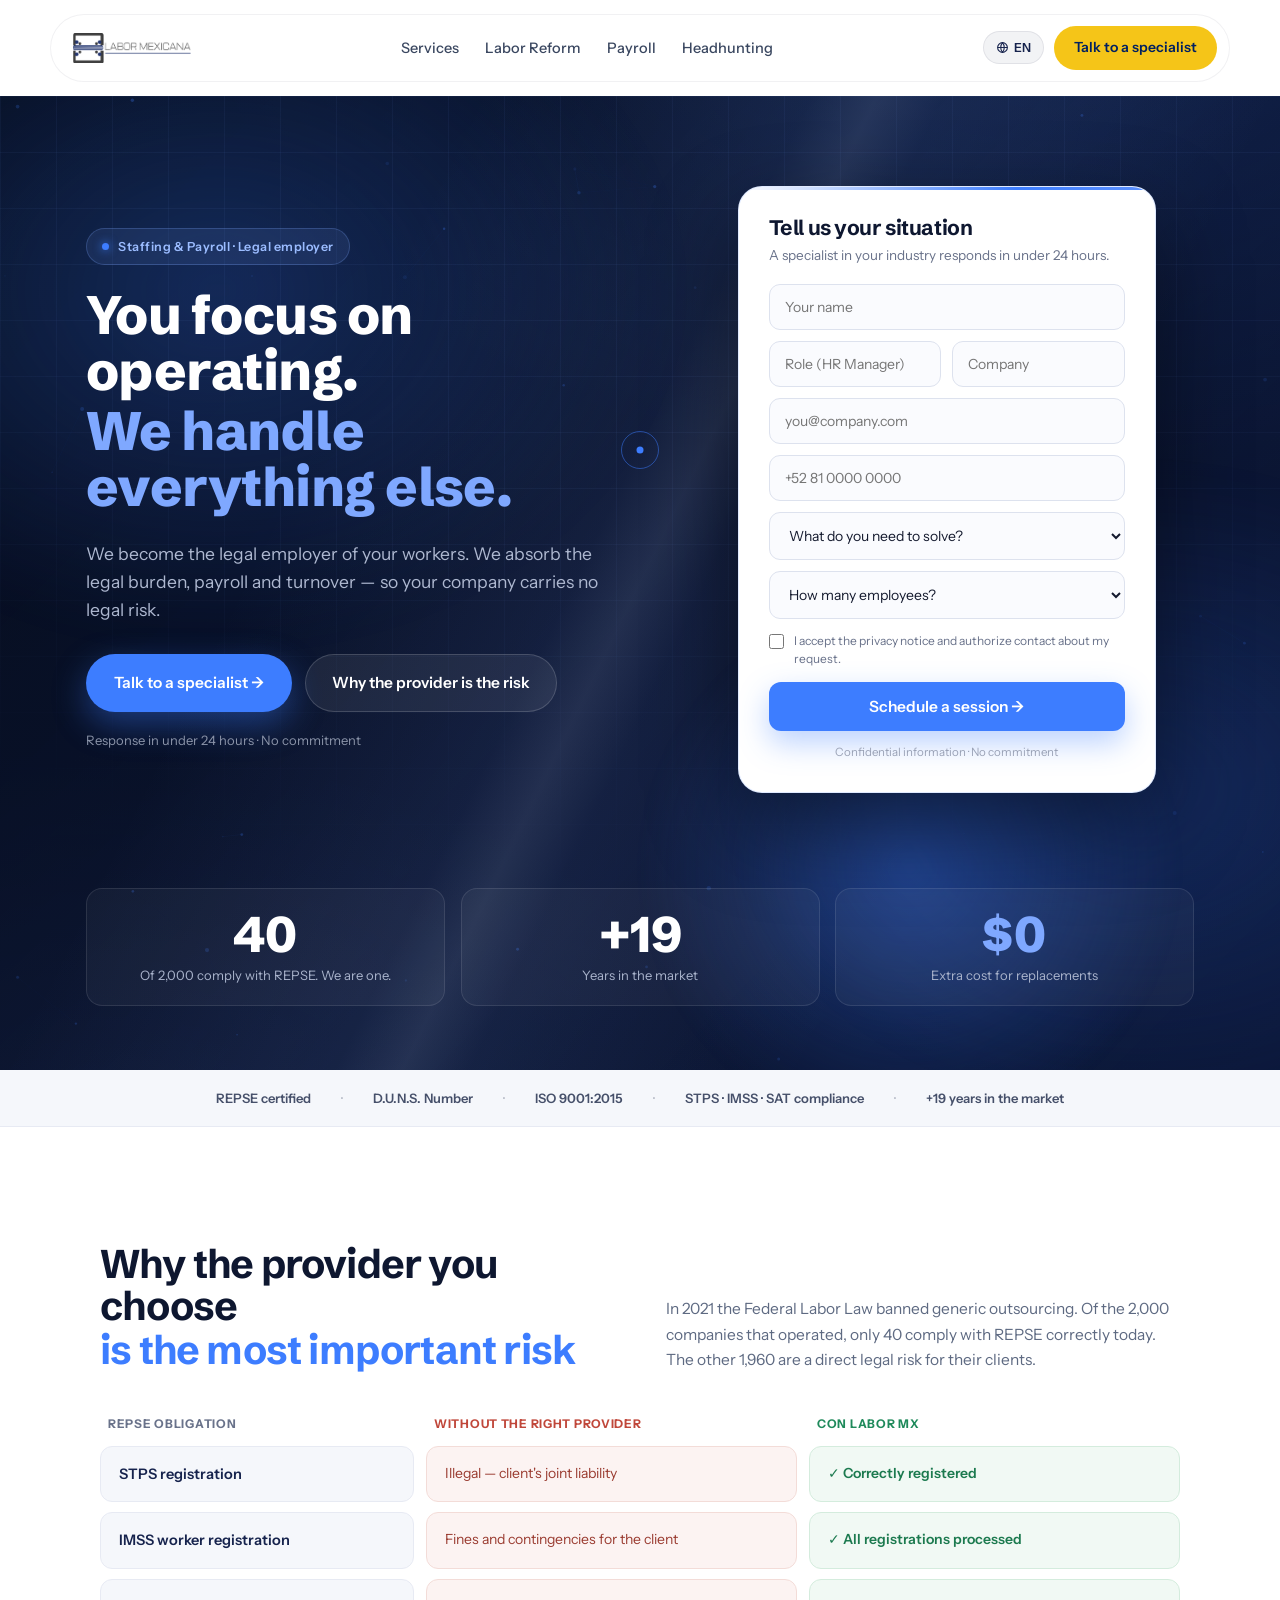
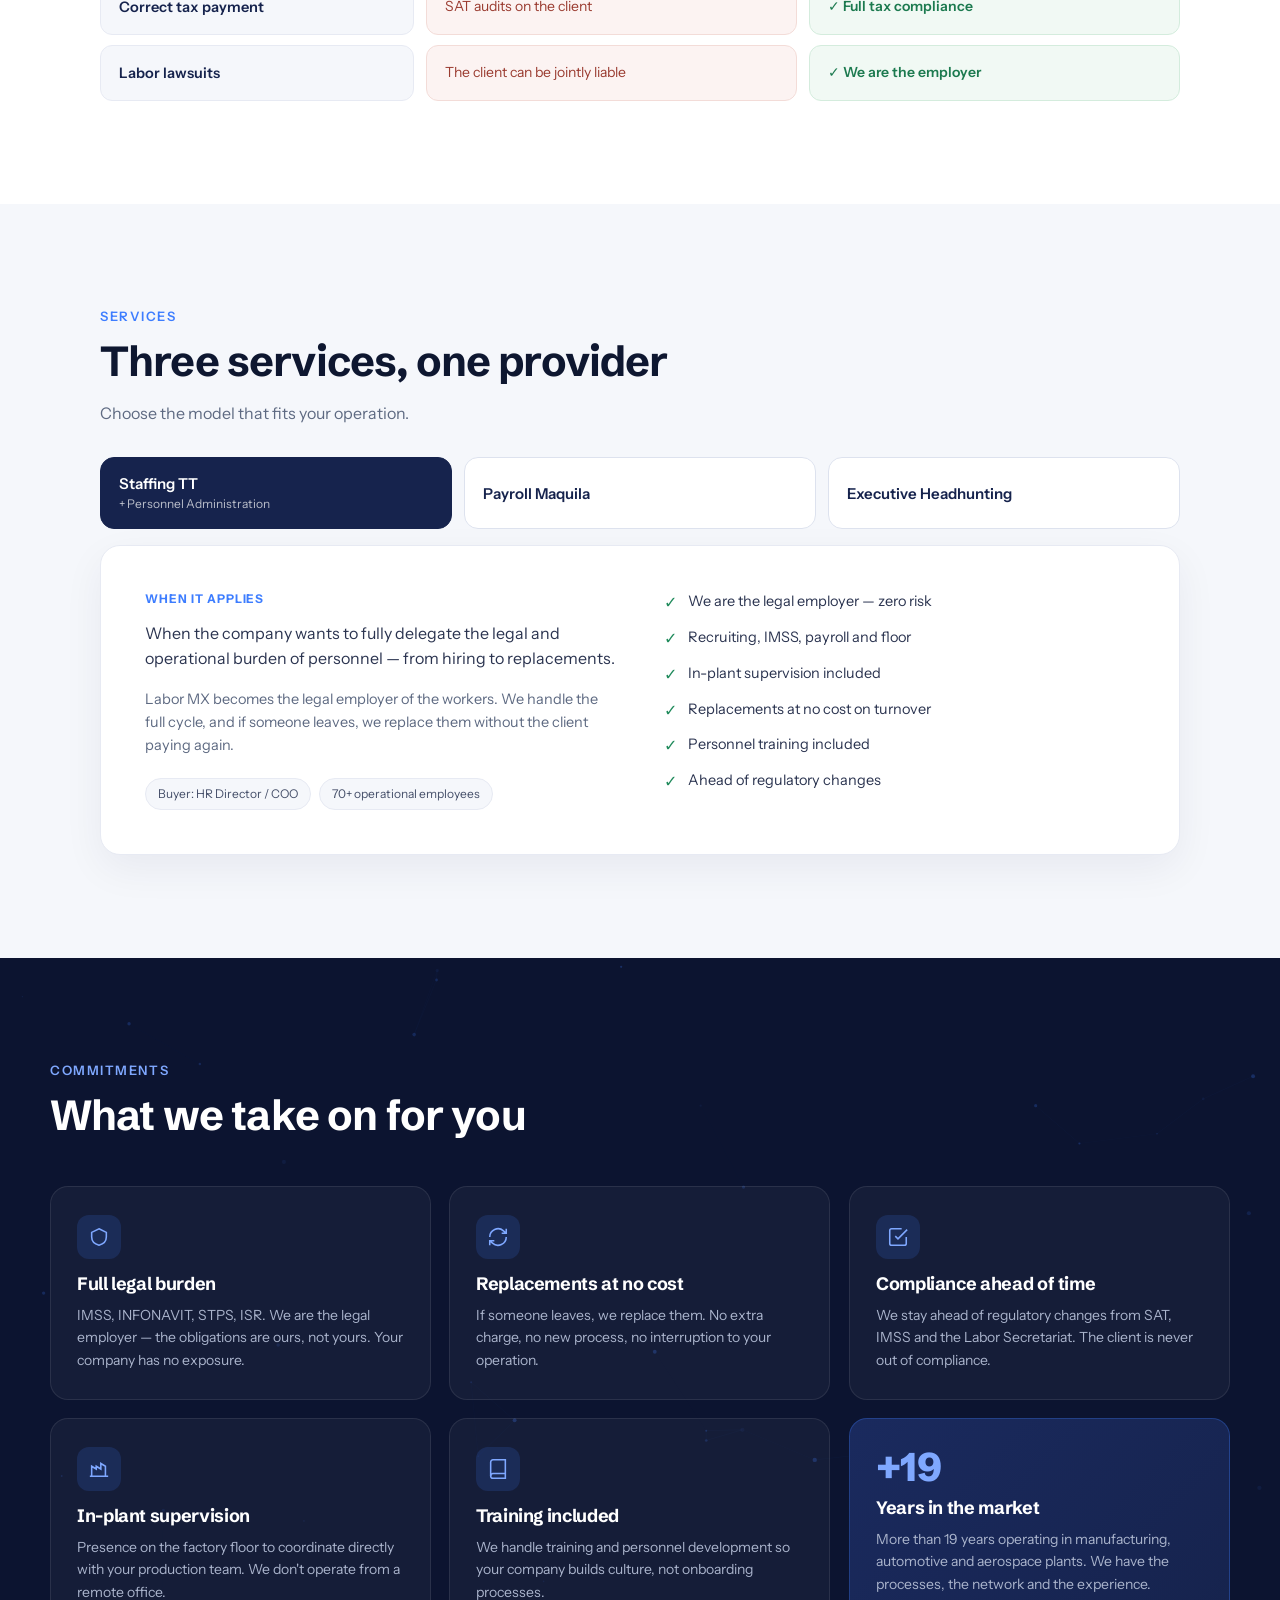
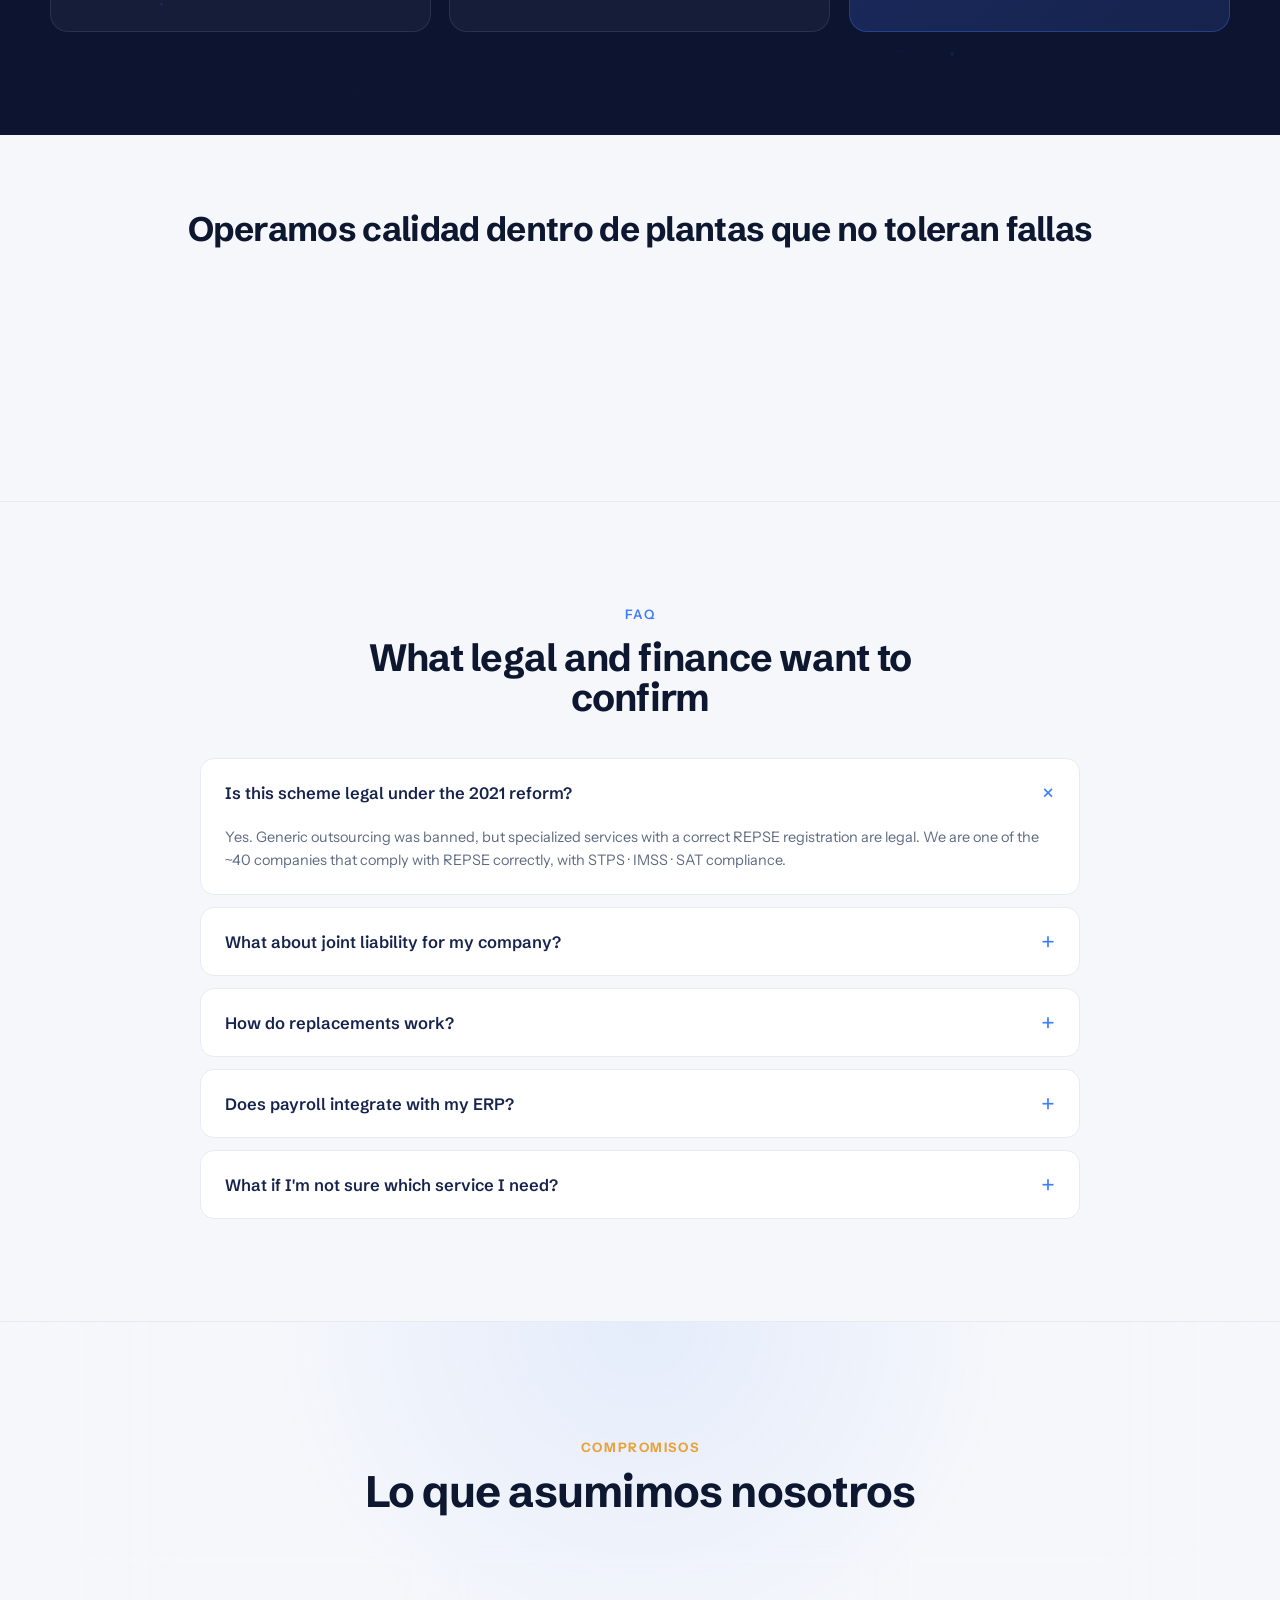
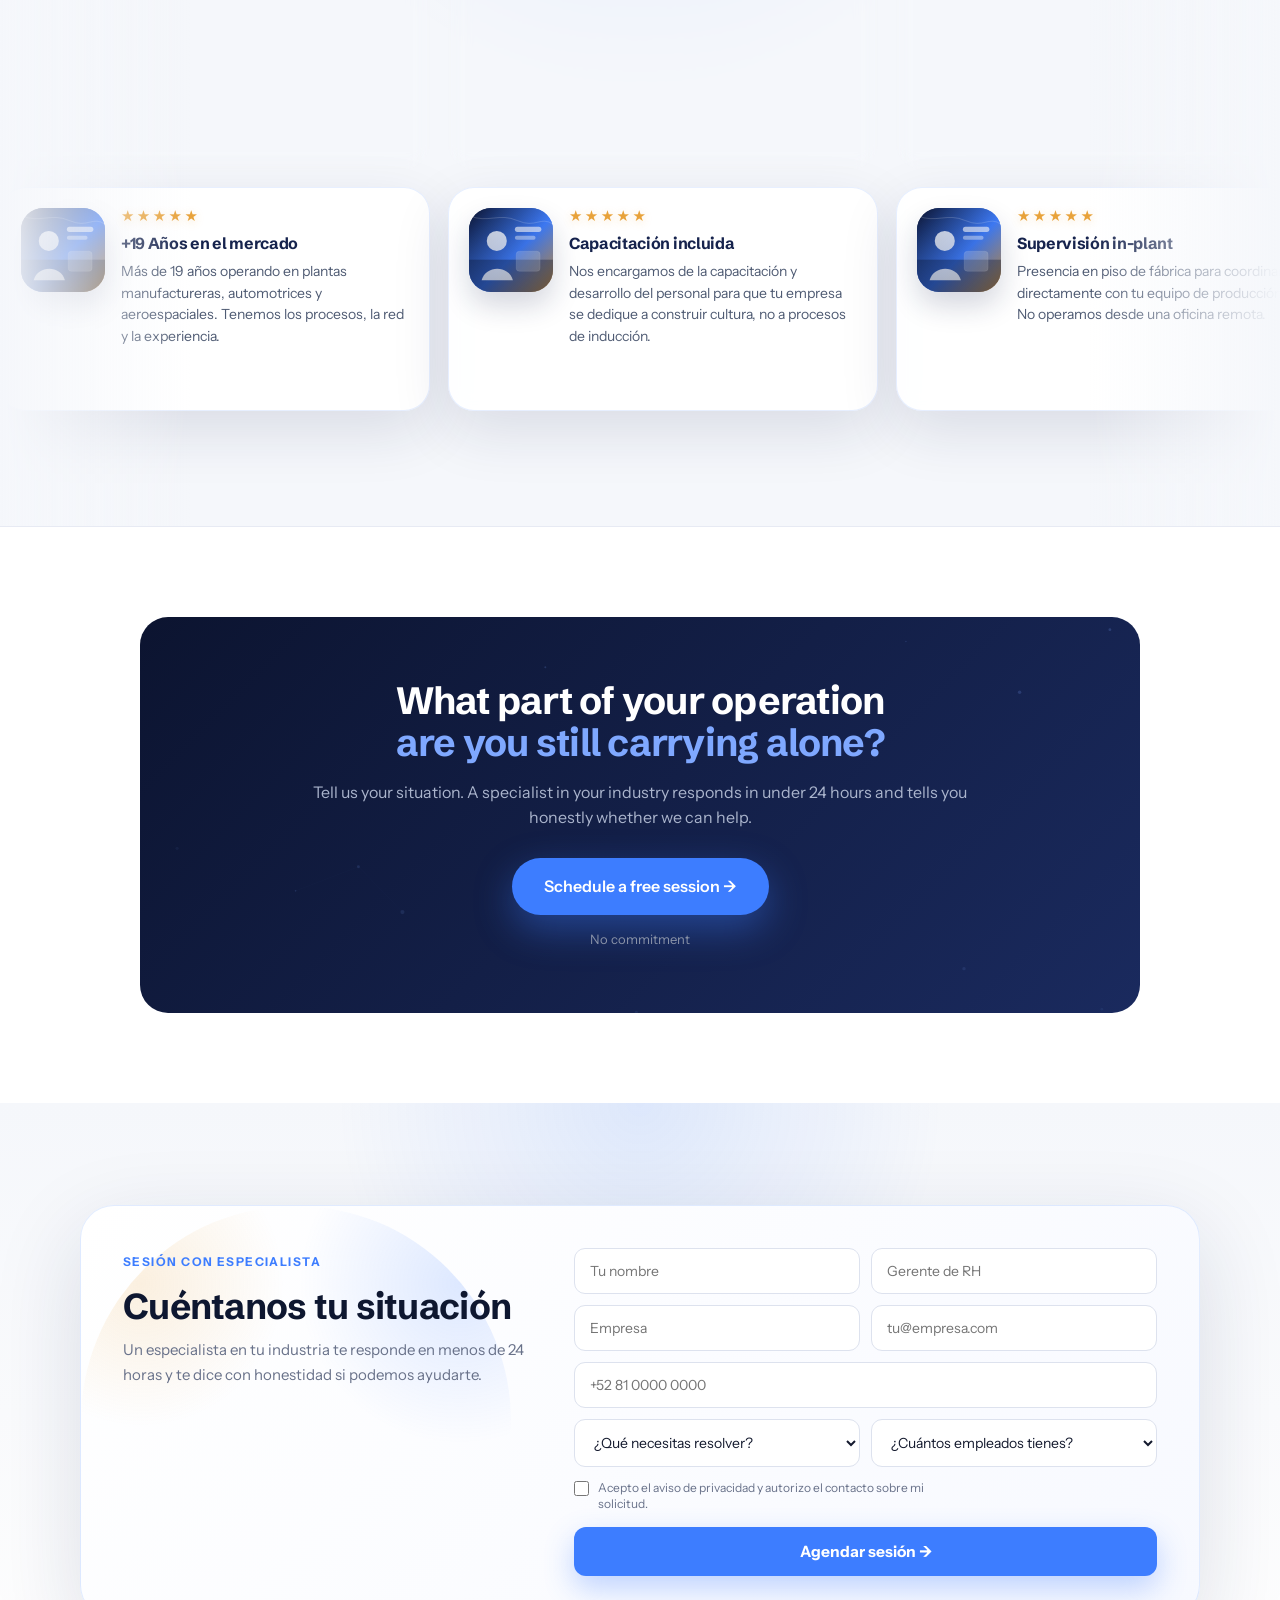
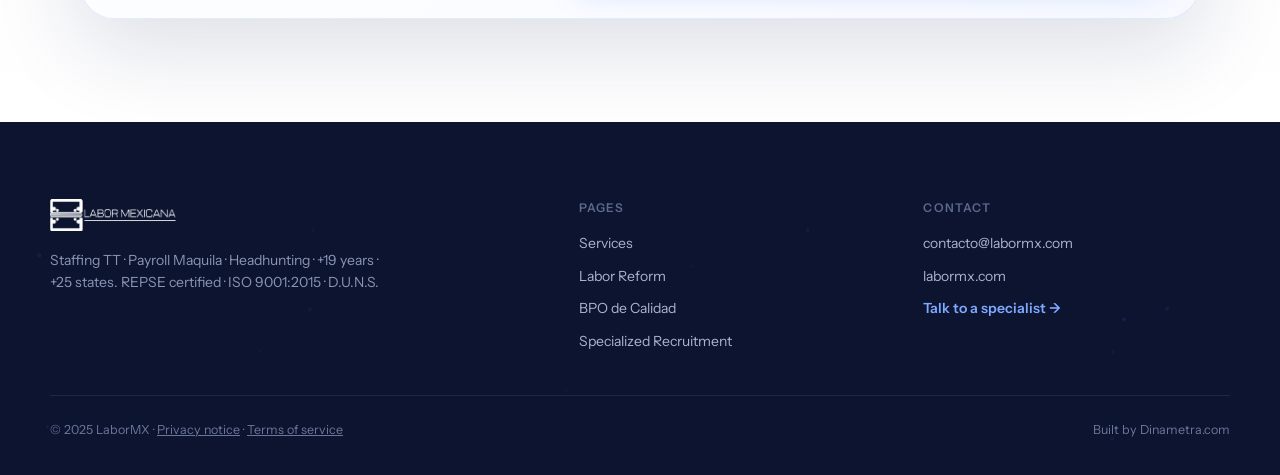
<file: Staffing.html>
<!doctype html>
<html lang="es">
  <head>
    <meta charset="utf-8" />
    <meta name="viewport" content="width=device-width, initial-scale=1" />
    <title>LaborMX · Staffing TT · Nómina · Headhunting</title>
    <link rel="icon" type="image/png" href="assets/favicon.png" />
    <link rel="preconnect" href="https://fonts.googleapis.com" />
    <link rel="preconnect" href="https://fonts.gstatic.com" crossorigin />
    <link rel="stylesheet" href="assets/labor.css" />
  </head>
  <body class="page-staffing">
    <div class="cursor-dot"></div>
    <div class="cursor-follower"></div>
    <div class="scroll-progress"></div>

    <div data-thankyou-flash>
      <div
        style="
          text-align: center;
          color: #fff;
          animation: flashpop 0.6s cubic-bezier(0.16, 1, 0.3, 1) both;
        "
      >
        <div
          style="
            width: 74px;
            height: 74px;
            border-radius: 50%;
            border: 2px solid rgba(61, 125, 255, 0.6);
            border-top-color: #3d7dff;
            margin: 0 auto 22px;
            animation: spin 0.9s linear infinite;
          "
        ></div>
        <div
          style="
            font-family: &quot;Schibsted Grotesk&quot;;
            font-size: 22px;
            font-weight: 700;
          "
          data-en="Preparing your session…"
        >
          Preparando tu sesión…
        </div>
        <div
          style="opacity: 0.6; font-size: 14px; margin-top: 6px"
          data-en="Connecting you with a specialist"
        >
          Te conectamos con un especialista
        </div>
      </div>
    </div>

    <!-- ============ NAVBAR ============ -->
    <nav
      data-nav
      style="
        position: sticky;
        top: 0;
        z-index: 9500;
        padding: 14px clamp(14px, 4vw, 40px);
      "
    >
      <div
        class="navshell"
        style="
          max-width: 1180px;
          margin: 0 auto;
          display: flex;
          align-items: center;
          justify-content: space-between;
          gap: 20px;
          background: rgba(255, 255, 255, 0.6);
          backdrop-filter: blur(16px);
          border: 1px solid rgba(16, 24, 60, 0.06);
          border-radius: 999px;
          padding: 11px 12px 11px 22px;
        "
      >
        <a
          href="#top"
          style="
            display: flex;
            align-items: center;
            gap: 10px;
            text-decoration: none;
            flex-shrink: 0;
          "
          ><img
            src="assets/labormx-color.png"
            alt="Labor Mexicana"
            style="height: 30px; width: auto"
        /></a>
        <div
          class="nav-links"
          style="
            align-items: center;
            gap: 26px;
            font-size: 14.5px;
            font-weight: 500;
            color: #3a4760;
          "
        >
          <a
            href="#servicios"
            style="text-decoration: none"
            class="cursor-target"
            data-en="Services"
            >Servicios</a
          >
          <a
            href="#reforma"
            style="text-decoration: none"
            class="cursor-target"
            data-en="Labor Reform"
            >Reforma Laboral</a
          >
          <a
            href="#servicios"
            style="text-decoration: none"
            class="cursor-target"
            data-en="Payroll"
            >Nómina</a
          >
          <a
            href="#servicios"
            style="text-decoration: none"
            class="cursor-target"
            >Headhunting</a
          >
        </div>
        <div
          class="nav-cta-wrap"
          style="align-items: center; gap: 10px; flex-shrink: 0"
        >
          <button
            data-lang-toggle
            class="cursor-target"
            style="
              display: flex;
              align-items: center;
              gap: 5px;
              background: rgba(16, 24, 60, 0.05);
              border: 1px solid rgba(16, 24, 60, 0.08);
              border-radius: 999px;
              padding: 8px 12px;
              font-size: 12.5px;
              font-weight: 600;
              color: #16234d;
              cursor: pointer;
              font-family: inherit;
            "
          >
            <svg
              width="13"
              height="13"
              viewBox="0 0 24 24"
              fill="none"
              stroke="currentColor"
              stroke-width="2"
            >
              <circle cx="12" cy="12" r="9" />
              <path d="M3 12h18M12 3a14 14 0 0 1 0 18M12 3a14 14 0 0 0 0 18" />
            </svg>
            <span data-lang-label>ES</span>
          </button>
          <a
            href="#contacto"
            class="nav-cta-desk cursor-target"
            style="
              background: #f5c518;
              color: #002060;
              font-weight: 600;
              font-size: 14px;
              padding: 11px 20px;
              border-radius: 999px;
              text-decoration: none;
              white-space: nowrap;
            "
            data-en="Talk to a specialist"
            >Hablar con un especialista</a
          >
          <button
            data-burger
            aria-label="Menú"
            style="
              background: none;
              border: none;
              width: 38px;
              height: 38px;
              align-items: center;
              justify-content: center;
              cursor: pointer;
            "
          >
            <span class="burger-x"></span>
          </button>
        </div>
      </div>
    </nav>

    <div data-mobile-menu>
      <a
        href="#servicios"
        style="
          color: #fff;
          font-family: &quot;Schibsted Grotesk&quot;;
          font-size: 28px;
          text-decoration: none;
          padding: 9px 0;
        "
        data-en="Services"
        >Servicios</a
      >
      <a
        href="#reforma"
        style="
          color: #fff;
          font-family: &quot;Schibsted Grotesk&quot;;
          font-size: 28px;
          text-decoration: none;
          padding: 9px 0;
        "
        data-en="Labor Reform"
        >Reforma Laboral</a
      >
      <a
        href="#compromisos"
        style="
          color: #fff;
          font-family: &quot;Schibsted Grotesk&quot;;
          font-size: 28px;
          text-decoration: none;
          padding: 9px 0;
        "
        data-en="Commitments"
        >Compromisos</a
      >
      <a
        href="#contacto"
        style="
          margin-top: 18px;
          background: #3d7dff;
          color: #fff;
          font-weight: 600;
          font-size: 17px;
          padding: 15px 26px;
          border-radius: 999px;
          text-decoration: none;
          text-align: center;
        "
        data-en="Talk to a specialist"
        >Hablar con un especialista →</a
      >
    </div>

    <!-- ============ HERO ============ -->
  <section id="top" class="hero-v6" data-tilt-area>
    <video class="hero-v6-video" autoplay muted loop playsinline preload="auto" aria-hidden="true">
      <source src="https://assets.mixkit.co/videos/23696/23696-720.mp4" type="video/mp4">
    </video>
    <div class="hero-v6-veil"></div>
    <div class="hero-v6-mesh"></div>
    <div class="hero-v6-gridbg"></div>
    <canvas data-particles data-color="61,125,255" style="position:absolute;inset:0;width:100%;height:100%;opacity:.55;pointer-events:none"></canvas>
    <div class="hero-v6-sweep"></div>
    <div class="hero-v6-spot"></div>
    <img class="hero-v6-photo" src="assets/s-img-02.webp" alt="Trabajador administrado por Labor Mexicana">
    <div class="hero-v6-scan"></div>

    <div class="hero-v6-inner">
      <div class="hero-v6-copy">
        <span class="hero-v6-eyebrow"><span class="pin"></span><span data-en="Staffing &amp; Payroll &middot; Legal employer">Staffing &amp; N&oacute;mina &middot; Patr&oacute;n legal</span></span>
        <h1 class="split-title">
          <span class="line-wrap" style="display:block;overflow:hidden;padding-bottom:.06em"><span class="line" data-en="You focus on operating." style="display:block;transform:translateY(112%);filter:blur(6px);opacity:0;transition:transform .9s cubic-bezier(.16,1,.3,1),filter .9s ease,opacity .9s ease;">T&uacute; te dedicas a operar.</span></span>
          <span class="line-wrap" style="display:block;overflow:hidden;padding-bottom:.06em"><span class="line" data-en="We handle everything else." style="display:block;transform:translateY(112%);filter:blur(6px);opacity:0;transition:transform .9s cubic-bezier(.16,1,.3,1),filter .9s ease,opacity .9s ease;color:#7fa8ff;transition-delay:.1s">Nosotros a todo lo dem&aacute;s.</span></span>
        </h1>
        <p class="hero-v6-sub fade-up" style="opacity:0;transform:translateY(28px);filter:blur(8px);transition:all .8s cubic-bezier(.16,1,.3,1) .15s" data-en="We become the legal employer of your workers. We absorb the legal burden, payroll and turnover &mdash; so your company carries no legal risk.">Somos el patr&oacute;n legal de tus trabajadores. Absorbemos la carga jur&iacute;dica, la n&oacute;mina y la rotaci&oacute;n &mdash; para que tu empresa no tenga ning&uacute;n riesgo legal.</p>
        <div class="hero-v6-cta fade-up" style="opacity:0;transform:translateY(28px);filter:blur(8px);transition:all .8s cubic-bezier(.16,1,.3,1) .25s">
          <a href="#contacto" class="cursor-target" style="display:inline-flex;align-items:center;gap:10px;background:#3d7dff;color:#fff;font-weight:600;font-size:15.5px;padding:16px 28px;border-radius:999px;text-decoration:none;box-shadow:0 12px 34px rgba(61,125,255,.4)" data-en="Talk to a specialist &rarr;">Hablar con un especialista &rarr;</a>
          <a href="#reforma" class="cursor-target" style="display:inline-flex;align-items:center;gap:9px;background:rgba(255,255,255,.07);color:#fff;font-weight:600;font-size:15.5px;padding:16px 26px;border-radius:999px;text-decoration:none;border:1px solid rgba(255,255,255,.16)" data-en="Why the provider is the risk">Por qu&eacute; el proveedor es el riesgo</a>
        </div>
        <p class="hero-v6-note fade-up" style="opacity:0;transform:translateY(28px);filter:blur(8px);transition:all .8s cubic-bezier(.16,1,.3,1) .32s" data-en="Response in under 24 hours &middot; No commitment">Respuesta en menos de 24 horas &middot; Sin compromiso</p>
      </div>

      <div class="hero-v6-formcol" id="contacto">
        <div class="hero-v6-form-card" data-tilt>
          <h3 data-en="Tell us your situation">Cu&eacute;ntanos tu situaci&oacute;n</h3>
          <p class="fsub" data-en="A specialist in your industry responds in under 24 hours.">Un especialista te contactar&aacute; en menos de 24 horas.</p>
          <form data-lead-form data-svc="staffing">
            <input required name="nombre" placeholder="Tu nombre" data-en-ph="Your name" aria-label="Nombre">
            <div class="two">
              <input required name="cargo" placeholder="Cargo (Gerente de RH)" data-en-ph="Role (HR Manager)" aria-label="Cargo">
              <input required name="empresa" placeholder="Empresa" data-en-ph="Company" aria-label="Empresa">
            </div>
            <input required type="email" name="correo" placeholder="tu@empresa.com" data-en-ph="you@company.com" aria-label="Correo corporativo">
            <input required name="wa" placeholder="+52 81 0000 0000" data-en-ph="+52 81 0000 0000" aria-label="WhatsApp">
            <select required name="necesidad" aria-label="&iquest;Qu&eacute; necesitas resolver?">
              <option value="" disabled selected data-en="What do you need to solve?">&iquest;Qu&eacute; necesitas resolver?</option>
              <option data-en="Staffing TT — be my workers' employer">Staffing TT &mdash; ser el patr&oacute;n de mis trabajadores</option>
              <option data-en="Payroll maquila — stay the employer">Maquila de n&oacute;mina &mdash; seguir siendo el patr&oacute;n</option>
              <option data-en="Headhunting — managerial or technical profile">Headhunting &mdash; perfil gerencial o t&eacute;cnico</option>
              <option data-en="Not sure yet — I want guidance">No s&eacute; a&uacute;n &mdash; quiero orientaci&oacute;n</option>
            </select>
            <select required name="empleados" aria-label="&iquest;Cu&aacute;ntos empleados tienes?">
              <option value="" disabled selected data-en="How many employees?">&iquest;Cu&aacute;ntos empleados tienes?</option>
              <option>1 &ndash; 70</option>
              <option>70 &ndash; 250</option>
              <option>250 &ndash; 500</option>
              <option>500+</option>
            </select>
            <label class="chk"><input required type="checkbox" style="margin-top:2px;accent-color:#3d7dff"><span data-en="I accept the privacy notice and authorize contact about my request.">Acepto el aviso de privacidad y autorizo el contacto sobre mi solicitud.</span></label>
            <button type="submit" class="cursor-target" data-en="Schedule a session &rarr;">Agendar sesi&oacute;n &rarr;</button>
            <p class="ffoot" data-en="Confidential information &middot; No commitment">Respuesta en menos de 24 horas.</p>
          </form>
        </div>
      </div>
    </div>

    <div style="position:relative;z-index:3;max-width:1200px;margin:0 auto;padding:0 clamp(20px,5vw,46px) clamp(40px,5vw,64px);display:grid;grid-template-columns:repeat(3,1fr);gap:16px;text-align:center">
      <div class="reveal" style="background:rgba(255,255,255,.04);border:1px solid rgba(255,255,255,.1);border-radius:16px;padding:20px 22px;opacity:0;transform:translateY(28px);transition:all .7s cubic-bezier(.16,1,.3,1)"><div style="font-family:'Schibsted Grotesk';font-size:clamp(34px,4vw,50px);font-weight:800;color:#fff;line-height:1"><span class="counter" data-count="40">0</span></div><div style="font-size:13px;color:#aab4cc;margin-top:6px" data-en="Of 2,000 comply with REPSE. We are one.">De 2,000 cumplen REPSE. Somos uno.</div></div>
      <div class="reveal" style="background:rgba(255,255,255,.04);border:1px solid rgba(255,255,255,.1);border-radius:16px;padding:20px 22px;opacity:0;transform:translateY(28px);transition:all .7s cubic-bezier(.16,1,.3,1)"><div style="font-family:'Schibsted Grotesk';font-size:clamp(34px,4vw,50px);font-weight:800;color:#fff;line-height:1"><span class="counter" data-count="19" data-prefix="+">+0</span></div><div style="font-size:13px;color:#aab4cc;margin-top:6px" data-en="Years in the market">A&ntilde;os en el mercado</div></div>
      <div class="reveal" style="background:rgba(255,255,255,.04);border:1px solid rgba(255,255,255,.1);border-radius:16px;padding:20px 22px;opacity:0;transform:translateY(28px);transition:all .7s cubic-bezier(.16,1,.3,1)"><div style="font-family:'Schibsted Grotesk';font-size:clamp(34px,4vw,50px);font-weight:800;color:#7fa8ff;line-height:1"><span class="counter" data-count="0" data-prefix="$">$0</span></div><div style="font-size:13px;color:#aab4cc;margin-top:6px" data-en="Extra cost for replacements">Costo adicional por reemplazos</div></div>
    </div>
  </section>

  <!-- ============ CREDENTIALS BAR ============ -->
    <section
      class="cred-strip"
      style="background: #f5f7fb; border-bottom: 1px solid #e7eaf3"
    >
      <div
        style="
          max-width: 1180px;
          margin: 0 auto;
          padding: 18px clamp(20px, 5vw, 40px);
          display: flex;
          flex-wrap: wrap;
          gap: 12px 30px;
          align-items: center;
          justify-content: center;
          font-size: 13px;
          font-weight: 600;
          color: #46506a;
        "
      >
        <span data-en="REPSE certified">REPSE certificado</span
        ><span style="opacity: 0.3">·</span> <span>D.U.N.S. Number</span
        ><span style="opacity: 0.3">·</span> <span>ISO 9001:2015</span
        ><span style="opacity: 0.3">·</span>
        <span data-en="STPS · IMSS · SAT compliance"
          >Cumplimiento STPS · IMSS · SAT</span
        ><span style="opacity: 0.3">·</span>
        <span
          >+19
          <span data-en="years in the market">años en el mercado</span></span
        >
      </div>
    </section>

    <!-- ============ REFORMA LABORAL ============ -->
    <section
      id="reforma"
      style="
        padding: clamp(64px, 8vw, 120px) clamp(20px, 5vw, 40px);
        background: #fff;
      "
    >
      <div style="max-width: 1080px; margin: 0 auto">
        <div
          class="split-2"
          style="
            display: grid;
            grid-template-columns: 1fr 1fr;
            gap: clamp(24px, 4vw, 56px);
            align-items: end;
          "
        >
          <div>
            <h2
              class="split-title"
              style="
                font-size: clamp(25px, 3.3vw, 40px);
                color: #0e1730;
                margin-top: 14px;
              "
            >
              <span
                class="line-wrap"
                style="display: block; overflow: hidden; padding-bottom: 0.06em"
                ><span
                  class="line"
                  data-en="Why the provider you choose"
                  style="
                    display: block;
                    transform: translateY(112%);
                    filter: blur(6px);
                    opacity: 0;
                    transition:
                      transform 0.9s cubic-bezier(0.16, 1, 0.3, 1),
                      filter 0.9s ease,
                      opacity 0.9s ease;
                  "
                  >Convierte tu mayor riesgo legal en</span
                ></span
              >
              <span
                class="line-wrap"
                style="display: block; overflow: hidden; padding-bottom: 0.06em"
                ><span
                  class="line"
                  data-en="is the most important risk"
                  style="
                    display: block;
                    transform: translateY(112%);
                    filter: blur(6px);
                    opacity: 0;
                    transition:
                      transform 0.9s cubic-bezier(0.16, 1, 0.3, 1) 0.1s,
                      filter 0.9s ease 0.1s,
                      opacity 0.9s ease 0.1s;
                    color: #3d7dff;
                  "
                  >tranquilidad operativa</span
                ></span
              >
            </h2>
          </div>
          <p
            class="fade-up"
            style="
              font-size: 15.5px;
              color: #5e6a82;
              line-height: 1.65;
              opacity: 0;
              transform: translateY(28px);
              transition: all 0.8s cubic-bezier(0.16, 1, 0.3, 1) 0.15s;
            "
            data-en="In 2021 the Federal Labor Law banned generic outsourcing. Of the 2,000 companies that operated, only 40 comply with REPSE correctly today. The other 1,960 are a direct legal risk for their clients."
          >
            En 2021 la Ley Federal del Trabajo prohibió el outsourcing genérico.
            De las 2,000 empresas que operaban, solo 40 cumplen con REPSE
            correctamente hoy. Las otras 1,960 representan un riesgo legal
            directo para sus clientes.
          </p>
        </div>
        <!-- comparison table -->
        <div
          class="fade-up"
          style="
            margin-top: 42px;
            opacity: 0;
            transform: translateY(28px);
            transition: all 0.8s cubic-bezier(0.16, 1, 0.3, 1);
          "
        >
          <div
            class="reforma-row reforma-head"
            style="
              display: grid;
              grid-template-columns: 1.1fr 1.3fr 1.3fr;
              gap: 12px;
              margin-bottom: 12px;
            "
          >
            <div
              style="
                font-size: 12px;
                font-weight: 700;
                letter-spacing: 0.06em;
                text-transform: uppercase;
                color: #69728a;
                padding: 0 8px;
              "
              data-en="REPSE obligation"
            >
              Obligación REPSE
            </div>
            <div
              style="
                font-size: 12px;
                font-weight: 700;
                letter-spacing: 0.06em;
                text-transform: uppercase;
                color: #c0473a;
                padding: 0 8px;
              "
              data-en="Without the right provider"
            >
              Sin proveedor correcto
            </div>
            <div
              style="
                font-size: 12px;
                font-weight: 700;
                letter-spacing: 0.06em;
                text-transform: uppercase;
                color: #1f8a5b;
                padding: 0 8px;
              "
            >
              Con Labor MX
            </div>
          </div>
          <div style="display: flex; flex-direction: column; gap: 10px">
            <div
              class="reforma-row"
              style="
                display: grid;
                grid-template-columns: 1.1fr 1.3fr 1.3fr;
                gap: 12px;
              "
            >
              <div
                style="
                  background: #f5f7fb;
                  border: 1px solid #e7eaf3;
                  border-radius: 12px;
                  padding: 16px 18px;
                  font-weight: 600;
                  font-size: 14.5px;
                  color: #16234d;
                "
                data-en="STPS registration"
              >
                Registro STPS
              </div>
              <div
                style="
                  background: #fcf3f2;
                  border: 1px solid #f3dcd8;
                  border-radius: 12px;
                  padding: 16px 18px;
                  font-size: 14px;
                  color: #9a3b30;
                "
                data-en="Illegal — client's joint liability"
              >
                Ilegal — responsabilidad solidaria del cliente
              </div>
              <div
                style="
                  background: #f1f9f4;
                  border: 1px solid #d4ecdd;
                  border-radius: 12px;
                  padding: 16px 18px;
                  font-size: 14px;
                  color: #1c7a4f;
                  font-weight: 600;
                "
                data-en="✓ Correctly registered"
              >
                ✓ Registrados correctamente
              </div>
            </div>
            <div
              class="reforma-row"
              style="
                display: grid;
                grid-template-columns: 1.1fr 1.3fr 1.3fr;
                gap: 12px;
              "
            >
              <div
                style="
                  background: #f5f7fb;
                  border: 1px solid #e7eaf3;
                  border-radius: 12px;
                  padding: 16px 18px;
                  font-weight: 600;
                  font-size: 14.5px;
                  color: #16234d;
                "
                data-en="IMSS worker registration"
              >
                Alta IMSS de trabajadores
              </div>
              <div
                style="
                  background: #fcf3f2;
                  border: 1px solid #f3dcd8;
                  border-radius: 12px;
                  padding: 16px 18px;
                  font-size: 14px;
                  color: #9a3b30;
                "
                data-en="Fines and contingencies for the client"
              >
                Multas y contingencias para el cliente
              </div>
              <div
                style="
                  background: #f1f9f4;
                  border: 1px solid #d4ecdd;
                  border-radius: 12px;
                  padding: 16px 18px;
                  font-size: 14px;
                  color: #1c7a4f;
                  font-weight: 600;
                "
                data-en="✓ All registrations processed"
              >
                ✓ Todas las altas procesadas
              </div>
            </div>
            <div
              class="reforma-row"
              style="
                display: grid;
                grid-template-columns: 1.1fr 1.3fr 1.3fr;
                gap: 12px;
              "
            >
              <div
                style="
                  background: #f5f7fb;
                  border: 1px solid #e7eaf3;
                  border-radius: 12px;
                  padding: 16px 18px;
                  font-weight: 600;
                  font-size: 14.5px;
                  color: #16234d;
                "
                data-en="Correct tax payment"
              >
                Pago correcto de impuestos
              </div>
              <div
                style="
                  background: #fcf3f2;
                  border: 1px solid #f3dcd8;
                  border-radius: 12px;
                  padding: 16px 18px;
                  font-size: 14px;
                  color: #9a3b30;
                "
                data-en="SAT audits on the client"
              >
                Auditorías del SAT al cliente
              </div>
              <div
                style="
                  background: #f1f9f4;
                  border: 1px solid #d4ecdd;
                  border-radius: 12px;
                  padding: 16px 18px;
                  font-size: 14px;
                  color: #1c7a4f;
                  font-weight: 600;
                "
                data-en="✓ Full tax compliance"
              >
                ✓ Cumplimiento fiscal completo
              </div>
            </div>
            <div
              class="reforma-row"
              style="
                display: grid;
                grid-template-columns: 1.1fr 1.3fr 1.3fr;
                gap: 12px;
              "
            >
              <div
                style="
                  background: #f5f7fb;
                  border: 1px solid #e7eaf3;
                  border-radius: 12px;
                  padding: 16px 18px;
                  font-weight: 600;
                  font-size: 14.5px;
                  color: #16234d;
                "
                data-en="Labor lawsuits"
              >
                Demandas laborales
              </div>
              <div
                style="
                  background: #fcf3f2;
                  border: 1px solid #f3dcd8;
                  border-radius: 12px;
                  padding: 16px 18px;
                  font-size: 14px;
                  color: #9a3b30;
                "
                data-en="The client can be jointly liable"
              >
                El cliente puede ser solidariamente responsable
              </div>
              <div
                style="
                  background: #f1f9f4;
                  border: 1px solid #d4ecdd;
                  border-radius: 12px;
                  padding: 16px 18px;
                  font-size: 14px;
                  color: #1c7a4f;
                  font-weight: 600;
                "
                data-en="✓ We are the employer"
              >
                ✓ Nosotros somos el patrón
              </div>
            </div>
          </div>
        </div>
      </div>
    </section>

    <!-- ============ TRES SERVICIOS (TABS) ============ -->
    <section
      id="servicios"
      style="
        padding: clamp(64px, 8vw, 120px) clamp(20px, 5vw, 40px);
        background: #f5f7fb;
      "
    >
      <div style="max-width: 1080px; margin: 0 auto">
        <div style="max-width: 680px">
          <div
            class="fade-up"
            style="
              font-size: 13px;
              font-weight: 600;
              letter-spacing: 0.12em;
              text-transform: uppercase;
              color: #3d7dff;
              opacity: 0;
              transform: translateY(20px);
              transition: all 0.7s cubic-bezier(0.16, 1, 0.3, 1);
            "
            data-en="Services"
          >
            Servicios
          </div>
          <h2
            class="split-title"
            style="
              font-size: clamp(26px, 3.5vw, 42px);
              color: #0e1730;
              margin-top: 14px;
            "
          >
            <span
              class="line-wrap"
              style="display: block; overflow: hidden; padding-bottom: 0.06em"
              ><span
                class="line"
                data-en="Three services, one provider"
                style="
                  display: block;
                  transform: translateY(112%);
                  filter: blur(6px);
                  opacity: 0;
                  transition:
                    transform 0.9s cubic-bezier(0.16, 1, 0.3, 1),
                    filter 0.9s ease,
                    opacity 0.9s ease;
                "
                >Tres servicios, un solo proveedor</span
              ></span
            >
          </h2>
          <p
            class="fade-up"
            style="
              margin-top: 14px;
              font-size: 16px;
              color: #5e6a82;
              opacity: 0;
              transform: translateY(28px);
              transition: all 0.8s cubic-bezier(0.16, 1, 0.3, 1) 0.12s;
            "
            data-en="Choose the model that fits your operation."
          >
            Elige el modelo que se ajusta a tu operación.
          </p>
        </div>
        <div
          class="tabs-btns fade-up"
          style="
            margin-top: 32px;
            display: flex;
            gap: 12px;
            opacity: 0;
            transform: translateY(20px);
            transition: all 0.8s ease;
          "
        >
          <button
            data-tab-btn="r2"
            class="on cursor-target"
            style="
              flex: 1;
              font-family: inherit;
              font-weight: 600;
              font-size: 15px;
              padding: 16px 18px;
              border-radius: 14px;
              border: 1px solid #16234d;
              background: #16234d;
              color: #fff;
              cursor: pointer;
              text-align: left;
              transition: 0.3s;
            "
          >
            Staffing TT<br /><span
              style="font-size: 12px; font-weight: 400; opacity: 0.7"
              data-en="+ Personnel Administration"
              >+ Administración de Personal</span
            >
          </button>
          <button
            data-tab-btn="r4"
            class="cursor-target"
            style="
              flex: 1;
              font-family: inherit;
              font-weight: 600;
              font-size: 15px;
              padding: 16px 18px;
              border-radius: 14px;
              border: 1px solid #dde2ee;
              background: #fff;
              color: #16234d;
              cursor: pointer;
              text-align: left;
              transition: 0.3s;
            "
            data-en="Payroll Maquila"
          >
            Maquila de Nómina<br /><span
              style="font-size: 12px; font-weight: 400; opacity: 0.6"
              >CONTPAQi</span
            >
          </button>
          <button
            data-tab-btn="r3"
            class="cursor-target"
            style="
              flex: 1;
              font-family: inherit;
              font-weight: 600;
              font-size: 15px;
              padding: 16px 18px;
              border-radius: 14px;
              border: 1px solid #dde2ee;
              background: #fff;
              color: #16234d;
              cursor: pointer;
              text-align: left;
              transition: 0.3s;
            "
            data-en="Executive Headhunting"
          >
            Headhunting<br /><span
              style="font-size: 12px; font-weight: 400; opacity: 0.6"
              data-en="Executive"
              >Ejecutivo</span
            >
          </button>
        </div>
        <div
          style="
            margin-top: 16px;
            background: #fff;
            border: 1px solid #e7eaf3;
            border-radius: 20px;
            padding: clamp(26px, 3.5vw, 44px);
            box-shadow: 0 14px 40px rgba(16, 24, 60, 0.06);
          "
        >
          <!-- R2 -->
          <div data-tab-panel="r2" class="tab-panel on">
            <div
              class="tab-split"
              style="
                display: grid;
                grid-template-columns: 1fr 1fr;
                gap: clamp(24px, 4vw, 48px);
              "
            >
              <div>
                <div
                  style="
                    font-size: 12px;
                    font-weight: 700;
                    letter-spacing: 0.08em;
                    text-transform: uppercase;
                    color: #3d7dff;
                  "
                  data-en="When it applies"
                >
                  ¿Cuándo aplica?
                </div>
                <p
                  style="
                    font-size: 16px;
                    color: #2b3450;
                    margin-top: 12px;
                    line-height: 1.6;
                  "
                  data-en="When the company wants to fully delegate the legal and operational burden of personnel — from hiring to replacements."
                >
                  Cuando la empresa quiere delegar completamente la carga legal
                  y operativa del personal — desde la contratación hasta los
                  reemplazos.
                </p>
                <p
                  style="
                    font-size: 14.5px;
                    color: #5e6a82;
                    margin-top: 16px;
                    line-height: 1.6;
                  "
                  data-en="Labor MX becomes the legal employer of the workers. We handle the full cycle, and if someone leaves, we replace them without the client paying again."
                >
                  Labor MX se convierte en el patrón legal de los trabajadores.
                  Se encarga de todo el ciclo y si alguien se va, lo reemplaza
                  sin que el cliente pague de nuevo.
                </p>
                <div
                  style="
                    margin-top: 20px;
                    display: flex;
                    flex-wrap: wrap;
                    gap: 8px;
                  "
                >
                  <span
                    style="
                      font-size: 12px;
                      color: #46506a;
                      background: #f5f7fb;
                      border: 1px solid #e7eaf3;
                      padding: 6px 12px;
                      border-radius: 999px;
                    "
                    data-en="Buyer: HR Director / COO"
                    >Compra: Director de RH / COO</span
                  >
                  <span
                    style="
                      font-size: 12px;
                      color: #46506a;
                      background: #f5f7fb;
                      border: 1px solid #e7eaf3;
                      padding: 6px 12px;
                      border-radius: 999px;
                    "
                    data-en="70+ operational employees"
                    >70+ empleados operativos</span
                  >
                </div>
              </div>
              <div style="display: flex; flex-direction: column; gap: 11px">
                <div style="display: flex; gap: 11px; align-items: flex-start">
                  <span style="color: #1f8a5b; flex-shrink: 0; font-weight: 700"
                    >✓</span
                  ><span
                    style="font-size: 14.5px; color: #2b3450"
                    data-en="We are the legal employer — zero risk"
                    >Somos el patrón legal — cero riesgo</span
                  >
                </div>
                <div style="display: flex; gap: 11px; align-items: flex-start">
                  <span style="color: #1f8a5b; flex-shrink: 0; font-weight: 700"
                    >✓</span
                  ><span
                    style="font-size: 14.5px; color: #2b3450"
                    data-en="Recruiting, IMSS, payroll and floor"
                    >Reclutamos, IMSS, nómina y piso</span
                  >
                </div>
                <div style="display: flex; gap: 11px; align-items: flex-start">
                  <span style="color: #1f8a5b; flex-shrink: 0; font-weight: 700"
                    >✓</span
                  ><span
                    style="font-size: 14.5px; color: #2b3450"
                    data-en="In-plant supervision included"
                    >Supervisión in-plant incluida</span
                  >
                </div>
                <div style="display: flex; gap: 11px; align-items: flex-start">
                  <span style="color: #1f8a5b; flex-shrink: 0; font-weight: 700"
                    >✓</span
                  ><span
                    style="font-size: 14.5px; color: #2b3450"
                    data-en="Replacements at no cost on turnover"
                    >Reemplazos sin costo ante rotación</span
                  >
                </div>
                <div style="display: flex; gap: 11px; align-items: flex-start">
                  <span style="color: #1f8a5b; flex-shrink: 0; font-weight: 700"
                    >✓</span
                  ><span
                    style="font-size: 14.5px; color: #2b3450"
                    data-en="Personnel training included"
                    >Capacitación del personal incluida</span
                  >
                </div>
                <div style="display: flex; gap: 11px; align-items: flex-start">
                  <span style="color: #1f8a5b; flex-shrink: 0; font-weight: 700"
                    >✓</span
                  ><span
                    style="font-size: 14.5px; color: #2b3450"
                    data-en="Ahead of regulatory changes"
                    >Anticipos a cambios regulatorios</span
                  >
                </div>
              </div>
            </div>
          </div>
          <!-- R4 -->
          <div data-tab-panel="r4" class="tab-panel">
            <div
              class="tab-split"
              style="
                display: grid;
                grid-template-columns: 1fr 1fr;
                gap: clamp(24px, 4vw, 48px);
              "
            >
              <div>
                <div
                  style="
                    font-size: 12px;
                    font-weight: 700;
                    letter-spacing: 0.08em;
                    text-transform: uppercase;
                    color: #3d7dff;
                  "
                  data-en="When it applies"
                >
                  ¿Cuándo aplica?
                </div>
                <p
                  style="
                    font-size: 16px;
                    color: #2b3450;
                    margin-top: 12px;
                    line-height: 1.6;
                  "
                  data-en="When the company wants to keep the direct employment relationship but delegate the administrative payroll processing to eliminate errors and operational burden."
                >
                  Cuando la empresa quiere mantener el vínculo laboral directo
                  pero delegar el procesamiento administrativo de nómina para
                  eliminar errores y carga operativa.
                </p>
                <p
                  style="
                    font-size: 14.5px;
                    color: #5e6a82;
                    margin-top: 16px;
                    line-height: 1.6;
                  "
                  data-en="Labor MX processes all payroll under CONTPAQi Nóminas. It delivers stamped receipts, IMSS/INFONAVIT capture lines and SAP-compatible entries. The client only makes the transfer."
                >
                  Labor MX procesa toda la nómina bajo CONTPAQi Nóminas. Entrega
                  recibos timbrados, líneas IMSS/INFONAVIT y pólizas compatibles
                  con SAP. El cliente solo hace la transferencia.
                </p>
                <div
                  style="
                    margin-top: 20px;
                    display: flex;
                    flex-wrap: wrap;
                    gap: 8px;
                  "
                >
                  <span
                    style="
                      font-size: 12px;
                      color: #46506a;
                      background: #f5f7fb;
                      border: 1px solid #e7eaf3;
                      padding: 6px 12px;
                      border-radius: 999px;
                    "
                    data-en="Buyer: CFO / Admin Director"
                    >Compra: CFO / Director Administrativo</span
                  >
                  <span
                    style="
                      font-size: 12px;
                      color: #46506a;
                      background: #f5f7fb;
                      border: 1px solid #e7eaf3;
                      padding: 6px 12px;
                      border-radius: 999px;
                    "
                    >CONTPAQi · SAP · Oracle</span
                  >
                </div>
              </div>
              <div style="display: flex; flex-direction: column; gap: 11px">
                <div style="display: flex; gap: 11px; align-items: flex-start">
                  <span style="color: #1f8a5b; flex-shrink: 0; font-weight: 700"
                    >✓</span
                  ><span
                    style="font-size: 14.5px; color: #2b3450"
                    data-en="Full calculation and processing"
                    >Cálculo y procesamiento completo</span
                  >
                </div>
                <div style="display: flex; gap: 11px; align-items: flex-start">
                  <span style="color: #1f8a5b; flex-shrink: 0; font-weight: 700"
                    >✓</span
                  ><span
                    style="font-size: 14.5px; color: #2b3450"
                    data-en="Stamped receipts (CFDI)"
                    >Recibos timbrados (CFDI)</span
                  >
                </div>
                <div style="display: flex; gap: 11px; align-items: flex-start">
                  <span style="color: #1f8a5b; flex-shrink: 0; font-weight: 700"
                    >✓</span
                  ><span
                    style="font-size: 14.5px; color: #2b3450"
                    data-en="IMSS and INFONAVIT capture lines"
                    >Líneas de captura IMSS e INFONAVIT</span
                  >
                </div>
                <div style="display: flex; gap: 11px; align-items: flex-start">
                  <span style="color: #1f8a5b; flex-shrink: 0; font-weight: 700"
                    >✓</span
                  ><span
                    style="font-size: 14.5px; color: #2b3450"
                    data-en="SAP-compatible accounting entries"
                    >Pólizas compatibles con SAP</span
                  >
                </div>
                <div style="display: flex; gap: 11px; align-items: flex-start">
                  <span style="color: #1f8a5b; flex-shrink: 0; font-weight: 700"
                    >✓</span
                  ><span
                    style="font-size: 14.5px; color: #2b3450"
                    data-en="Accounting reports for finance"
                    >Reportes contables para finanzas</span
                  >
                </div>
                <div style="display: flex; gap: 11px; align-items: flex-start">
                  <span style="color: #1f8a5b; flex-shrink: 0; font-weight: 700"
                    >✓</span
                  ><span
                    style="font-size: 14.5px; color: #2b3450"
                    data-en="Automatic regulatory compliance"
                    >Cumplimiento automático regulatorio</span
                  >
                </div>
              </div>
            </div>
          </div>
          <!-- R3 -->
          <div data-tab-panel="r3" class="tab-panel">
            <div
              class="tab-split"
              style="
                display: grid;
                grid-template-columns: 1fr 1fr;
                gap: clamp(24px, 4vw, 48px);
              "
            >
              <div>
                <div
                  style="
                    font-size: 12px;
                    font-weight: 700;
                    letter-spacing: 0.08em;
                    text-transform: uppercase;
                    color: #3d7dff;
                  "
                  data-en="When it applies"
                >
                  ¿Cuándo aplica?
                </div>
                <p
                  style="
                    font-size: 16px;
                    color: #2b3450;
                    margin-top: 12px;
                    line-height: 1.6;
                  "
                  data-en="When the company needs to fill a managerial or specialized technical position that isn't in job boards and where a bad hire is expensive."
                >
                  Cuando la empresa necesita cubrir una posición gerencial o
                  técnica especializada que no está en bolsas de trabajo y donde
                  una mala contratación tiene costo alto.
                </p>
                <p
                  style="
                    font-size: 14.5px;
                    color: #5e6a82;
                    margin-top: 16px;
                    line-height: 1.6;
                  "
                  data-en="Direct market search with deep verification: work, family and neighborhood references, INFONAVIT history and labor disputes. Candidate guarantee."
                >
                  Búsqueda directa en el mercado con verificación profunda:
                  referencias laborales, familiares y de vecindad, historial
                  INFONAVIT y demandas laborales. Garantía del candidato.
                </p>
                <div
                  style="
                    margin-top: 20px;
                    display: flex;
                    flex-wrap: wrap;
                    gap: 8px;
                  "
                >
                  <span
                    style="
                      font-size: 12px;
                      color: #46506a;
                      background: #f5f7fb;
                      border: 1px solid #e7eaf3;
                      padding: 6px 12px;
                      border-radius: 999px;
                    "
                    data-en="Buyer: CEO / General Director"
                    >Compra: CEO / Director General</span
                  >
                  <span
                    style="
                      font-size: 12px;
                      color: #46506a;
                      background: #f5f7fb;
                      border: 1px solid #e7eaf3;
                      padding: 6px 12px;
                      border-radius: 999px;
                    "
                    data-en="Plant Manager · Ops Director · Senior Quality"
                    >Gerente de Planta · Dir. Operaciones</span
                  >
                </div>
              </div>
              <div style="display: flex; flex-direction: column; gap: 11px">
                <div style="display: flex; gap: 11px; align-items: flex-start">
                  <span style="color: #1f8a5b; flex-shrink: 0; font-weight: 700"
                    >1</span
                  ><span
                    style="font-size: 14.5px; color: #2b3450"
                    data-en="Direct search — not a job board"
                    >Búsqueda directa — no bolsa de trabajo</span
                  >
                </div>
                <div style="display: flex; gap: 11px; align-items: flex-start">
                  <span style="color: #1f8a5b; flex-shrink: 0; font-weight: 700"
                    >2</span
                  ><span
                    style="font-size: 14.5px; color: #2b3450"
                    data-en="Candidates aren't actively searching"
                    >Candidatos no están buscando activamente</span
                  >
                </div>
                <div style="display: flex; gap: 11px; align-items: flex-start">
                  <span style="color: #1f8a5b; flex-shrink: 0; font-weight: 700"
                    >3</span
                  ><span
                    style="font-size: 14.5px; color: #2b3450"
                    data-en="Fully discreet process"
                    >Proceso completamente discreto</span
                  >
                </div>
                <div style="display: flex; gap: 11px; align-items: flex-start">
                  <span style="color: #1f8a5b; flex-shrink: 0; font-weight: 700"
                    >4</span
                  ><span
                    style="font-size: 14.5px; color: #2b3450"
                    data-en="Deep verification before presenting"
                    >Verificación profunda antes de presentar</span
                  >
                </div>
                <div style="display: flex; gap: 11px; align-items: flex-start">
                  <span style="color: #1f8a5b; flex-shrink: 0; font-weight: 700"
                    >5</span
                  ><span
                    style="font-size: 14.5px; color: #2b3450"
                    data-en="Candidate guarantee for a period"
                    >Garantía del candidato por período</span
                  >
                </div>
              </div>
            </div>
          </div>
        </div>
      </div>
    </section>

    <!-- ============ COMPROMISOS ============ -->
    <section
      id="compromisos"
      style="
        position: relative;
        padding: clamp(64px, 8vw, 120px) clamp(20px, 5vw, 40px);
        background: #0c1430;
        color: #fff;
        overflow: hidden;
      "
    >
      <canvas
        data-particles
        data-color="61,125,255"
        style="
          position: absolute;
          inset: 0;
          width: 100%;
          height: 100%;
          opacity: 0.5;
          pointer-events: none;
        "
      ></canvas>
      <div style="position: relative; max-width: 1180px; margin: 0 auto">
        <div style="max-width: 680px">
          <div
            class="fade-up"
            style="
              font-size: 13px;
              font-weight: 600;
              letter-spacing: 0.12em;
              text-transform: uppercase;
              color: #7fa8ff;
              opacity: 0;
              transform: translateY(20px);
              transition: all 0.7s cubic-bezier(0.16, 1, 0.3, 1);
            "
            data-en="Commitments"
          >
            Testimonios
          </div>
          <h2
            class="split-title"
            style="
              font-size: clamp(26px, 3.5vw, 42px);
              margin-top: 14px;
              color: #fff;
            "
          >
            <span
              class="line-wrap"
              style="display: block; overflow: hidden; padding-bottom: 0.06em"
              ><span
                class="line"
                data-en="What we take on for you"
                style="
                  display: block;
                  transform: translateY(112%);
                  filter: blur(6px);
                  opacity: 0;
                  transition:
                    transform 0.9s cubic-bezier(0.16, 1, 0.3, 1),
                    filter 0.9s ease,
                    opacity 0.9s ease;
                "
                >Nuestros resultados nos avalan</span
              ></span
            >
          </h2>
        </div>
        <div
          class="grid-3"
          style="
            margin-top: 46px;
            display: grid;
            grid-template-columns: repeat(3, 1fr);
            gap: 18px;
          "
        >
          <div
            class="reveal cursor-target"
            style="
              background: rgba(255, 255, 255, 0.04);
              border: 1px solid rgba(255, 255, 255, 0.09);
              border-radius: 18px;
              padding: 28px 26px;
              opacity: 0;
              transform: translateY(34px);
              transition: all 0.7s cubic-bezier(0.16, 1, 0.3, 1);
            "
            onmouseover="
              this.style.background = 'rgba(61,125,255,.1)';
              this.style.borderColor = 'rgba(61,125,255,.3)';
            "
            onmouseout="
              this.style.background = 'rgba(255,255,255,.04)';
              this.style.borderColor = 'rgba(255,255,255,.09)';
            "
          >
            <div
              style="
                width: 44px;
                height: 44px;
                border-radius: 12px;
                background: rgba(61, 125, 255, 0.16);
                display: flex;
                align-items: center;
                justify-content: center;
                color: #7fa8ff;
              "
            >
              <svg
                width="22"
                height="22"
                viewBox="0 0 24 24"
                fill="none"
                stroke="currentColor"
                stroke-width="1.7"
              >
                <path d="M12 3l8 4v5c0 4.4-3 7.6-8 9-5-1.4-8-4.6-8-9V7z" />
              </svg>
            </div>
            <h3
              style="font-size: 18px; color: #fff; margin-top: 16px"
              data-en="Full legal burden"
            >
              Carga legal completa
            </h3>
            <p
              style="
                font-size: 14px;
                color: #aab4cc;
                margin-top: 10px;
                line-height: 1.6;
              "
              data-en="IMSS, INFONAVIT, STPS, ISR. We are the legal employer — the obligations are ours, not yours. Your company has no exposure."
            >
              IMSS, INFONAVIT, STPS, ISR. Somos el patrón legal — las
              obligaciones son nuestras, no tuyas. Tu empresa no tiene
              exposición.
            </p>
          </div>
          <div
            class="reveal cursor-target"
            style="
              background: rgba(255, 255, 255, 0.04);
              border: 1px solid rgba(255, 255, 255, 0.09);
              border-radius: 18px;
              padding: 28px 26px;
              opacity: 0;
              transform: translateY(34px);
              transition: all 0.7s cubic-bezier(0.16, 1, 0.3, 1) 0.08s;
            "
            onmouseover="
              this.style.background = 'rgba(61,125,255,.1)';
              this.style.borderColor = 'rgba(61,125,255,.3)';
            "
            onmouseout="
              this.style.background = 'rgba(255,255,255,.04)';
              this.style.borderColor = 'rgba(255,255,255,.09)';
            "
          >
            <div
              style="
                width: 44px;
                height: 44px;
                border-radius: 12px;
                background: rgba(61, 125, 255, 0.16);
                display: flex;
                align-items: center;
                justify-content: center;
                color: #7fa8ff;
              "
            >
              <svg
                width="22"
                height="22"
                viewBox="0 0 24 24"
                fill="none"
                stroke="currentColor"
                stroke-width="1.7"
              >
                <path
                  d="M3 12a9 9 0 0 1 15-6.7L21 8M21 3v5h-5M21 12a9 9 0 0 1-15 6.7L3 16M3 21v-5h5"
                />
              </svg>
            </div>
            <h3
              style="font-size: 18px; color: #fff; margin-top: 16px"
              data-en="Replacements at no cost"
            >
              Rotación sin costo
            </h3>
            <p
              style="
                font-size: 14px;
                color: #aab4cc;
                margin-top: 10px;
                line-height: 1.6;
              "
              data-en="If someone leaves, we replace them. No extra charge, no new process, no interruption to your operation."
            >
              Si alguien se va, lo reemplazamos. Sin cargo adicional, sin nuevo
              proceso, sin interrupciones en tu operación.
            </p>
          </div>
          <div
            class="reveal cursor-target"
            style="
              background: rgba(255, 255, 255, 0.04);
              border: 1px solid rgba(255, 255, 255, 0.09);
              border-radius: 18px;
              padding: 28px 26px;
              opacity: 0;
              transform: translateY(34px);
              transition: all 0.7s cubic-bezier(0.16, 1, 0.3, 1) 0.16s;
            "
            onmouseover="
              this.style.background = 'rgba(61,125,255,.1)';
              this.style.borderColor = 'rgba(61,125,255,.3)';
            "
            onmouseout="
              this.style.background = 'rgba(255,255,255,.04)';
              this.style.borderColor = 'rgba(255,255,255,.09)';
            "
          >
            <div
              style="
                width: 44px;
                height: 44px;
                border-radius: 12px;
                background: rgba(61, 125, 255, 0.16);
                display: flex;
                align-items: center;
                justify-content: center;
                color: #7fa8ff;
              "
            >
              <svg
                width="22"
                height="22"
                viewBox="0 0 24 24"
                fill="none"
                stroke="currentColor"
                stroke-width="1.7"
              >
                <path d="M9 11l3 3L22 4" />
                <path
                  d="M21 12v7a2 2 0 0 1-2 2H5a2 2 0 0 1-2-2V5a2 2 0 0 1 2-2h11"
                />
              </svg>
            </div>
            <h3
              style="font-size: 18px; color: #fff; margin-top: 16px"
              data-en="Compliance ahead of time"
            >
              Cumplimiento anticipado
            </h3>
            <p
              style="
                font-size: 14px;
                color: #aab4cc;
                margin-top: 10px;
                line-height: 1.6;
              "
              data-en="We stay ahead of regulatory changes from SAT, IMSS and the Labor Secretariat. The client is never out of compliance."
            >
              Nos adelantamos a los cambios regulatorios del SAT, IMSS y
              Secretaría del Trabajo. El cliente nunca queda fuera de
              cumplimiento.
            </p>
          </div>
          <div
            class="reveal cursor-target"
            style="
              background: rgba(255, 255, 255, 0.04);
              border: 1px solid rgba(255, 255, 255, 0.09);
              border-radius: 18px;
              padding: 28px 26px;
              opacity: 0;
              transform: translateY(34px);
              transition: all 0.7s cubic-bezier(0.16, 1, 0.3, 1) 0.1s;
            "
            onmouseover="
              this.style.background = 'rgba(61,125,255,.1)';
              this.style.borderColor = 'rgba(61,125,255,.3)';
            "
            onmouseout="
              this.style.background = 'rgba(255,255,255,.04)';
              this.style.borderColor = 'rgba(255,255,255,.09)';
            "
          >
            <div
              style="
                width: 44px;
                height: 44px;
                border-radius: 12px;
                background: rgba(61, 125, 255, 0.16);
                display: flex;
                align-items: center;
                justify-content: center;
                color: #7fa8ff;
              "
            >
              <svg
                width="22"
                height="22"
                viewBox="0 0 24 24"
                fill="none"
                stroke="currentColor"
                stroke-width="1.7"
              >
                <path d="M2 20h20M4 20V9l5 3V9l5 3V6l5 3v11" />
              </svg>
            </div>
            <h3
              style="font-size: 18px; color: #fff; margin-top: 16px"
              data-en="In-plant supervision"
            >
              Supervisión in-plant
            </h3>
            <p
              style="
                font-size: 14px;
                color: #aab4cc;
                margin-top: 10px;
                line-height: 1.6;
              "
              data-en="Presence on the factory floor to coordinate directly with your production team. We don't operate from a remote office."
            >
              Presencia en piso de fábrica para coordinar directamente con tu
              equipo de producción. No operamos desde una oficina remota.
            </p>
          </div>
          <div
            class="reveal cursor-target"
            style="
              background: rgba(255, 255, 255, 0.04);
              border: 1px solid rgba(255, 255, 255, 0.09);
              border-radius: 18px;
              padding: 28px 26px;
              opacity: 0;
              transform: translateY(34px);
              transition: all 0.7s cubic-bezier(0.16, 1, 0.3, 1) 0.18s;
            "
            onmouseover="
              this.style.background = 'rgba(61,125,255,.1)';
              this.style.borderColor = 'rgba(61,125,255,.3)';
            "
            onmouseout="
              this.style.background = 'rgba(255,255,255,.04)';
              this.style.borderColor = 'rgba(255,255,255,.09)';
            "
          >
            <div
              style="
                width: 44px;
                height: 44px;
                border-radius: 12px;
                background: rgba(61, 125, 255, 0.16);
                display: flex;
                align-items: center;
                justify-content: center;
                color: #7fa8ff;
              "
            >
              <svg
                width="22"
                height="22"
                viewBox="0 0 24 24"
                fill="none"
                stroke="currentColor"
                stroke-width="1.7"
              >
                <path d="M4 19.5A2.5 2.5 0 0 1 6.5 17H20" />
                <path
                  d="M6.5 2H20v20H6.5A2.5 2.5 0 0 1 4 19.5v-15A2.5 2.5 0 0 1 6.5 2z"
                />
              </svg>
            </div>
            <h3
              style="font-size: 18px; color: #fff; margin-top: 16px"
              data-en="Training included"
            >
              Capacitación incluida
            </h3>
            <p
              style="
                font-size: 14px;
                color: #aab4cc;
                margin-top: 10px;
                line-height: 1.6;
              "
              data-en="We handle training and personnel development so your company builds culture, not onboarding processes."
            >
              Nos encargamos de la capacitación y desarrollo del personal para
              que tu empresa se dedique a construir cultura, no a procesos de
              inducción.
            </p>
          </div>
          <div
            class="reveal cursor-target"
            style="
              background: linear-gradient(135deg, #1a2a5e, #16234d);
              border: 1px solid rgba(61, 125, 255, 0.3);
              border-radius: 18px;
              padding: 28px 26px;
              opacity: 0;
              transform: translateY(34px);
              transition: all 0.7s cubic-bezier(0.16, 1, 0.3, 1) 0.26s;
            "
          >
            <div
              style="
                font-family: &quot;Schibsted Grotesk&quot;;
                font-size: 40px;
                font-weight: 800;
                color: #7fa8ff;
                line-height: 1;
              "
            >
              +19
            </div>
            <h3
              style="font-size: 18px; color: #fff; margin-top: 12px"
              data-en="Years in the market"
            >
              Años en el mercado
            </h3>
            <p
              style="
                font-size: 14px;
                color: #aab4cc;
                margin-top: 10px;
                line-height: 1.6;
              "
              data-en="More than 19 years operating in manufacturing, automotive and aerospace plants. We have the processes, the network and the experience."
            >
              Más de 19 años operando en plantas manufactureras, automotrices y
              aeroespaciales. Tenemos los procesos, la red y la experiencia.
            </p>
          </div>
        </div>
      </div>
    </section>

    <!-- ============ SOCIAL PROOF (LOGOS) ============ -->
    <section
      class="client-logo-carousel"
      aria-label="Logos de clientes"
      style="
        padding: clamp(52px, 6vw, 84px) 0;
        background: #f5f7fb;
        border-bottom: 1px solid #e7eaf3;
        overflow: hidden;
      "
    >
      <div
        style="
          max-width: 1180px;
          margin: 0 auto;
          padding: 0 clamp(20px, 5vw, 40px);
          text-align: center;
        "
      >
        <h2
          class="split-title"
          style="font-size: clamp(22px, 2.9vw, 34px); color: #0e1730"
        >
          <span
            class="line-wrap"
            style="display: block; overflow: hidden; padding-bottom: 0.06em"
            ><span
              class="line"
              style="
                display: block;
                transform: translateY(112%);
                filter: blur(6px);
                opacity: 0;
                transition:
                  transform 0.9s cubic-bezier(0.16, 1, 0.3, 1),
                  filter 0.9s ease,
                  opacity 0.9s ease;
              "
              >Operamos calidad dentro de plantas que no toleran fallas</span
            ></span
          >
        </h2>
      </div>
      <div
        class="logo-mask"
        style="
          margin-top: 42px;
          position: relative;
          -webkit-mask-image: linear-gradient(
            90deg,
            transparent,
            #000 8%,
            #000 92%,
            transparent
          );
          mask-image: linear-gradient(
            90deg,
            transparent,
            #000 8%,
            #000 92%,
            transparent
          );
        "
      >
        <div
          class="logo-track single-logo-track"
          style="
            display: flex;
            width: max-content;
            align-items: center;
            gap: 64px;
            padding-left: 64px;
          "
        >
          <img
            src="assets/clients/gm.png"
            alt="GM"
            style="height: 46px; width: auto"
          />
          <img
            src="assets/clients/aptiv.webp"
            alt="Aptiv"
            style="height: 24px; width: auto"
          />
          <img
            src="assets/clients/lear.webp"
            alt="Lear"
            style="height: 34px; width: auto"
          />
          <img
            src="assets/clients/magna.webp"
            alt="Magna"
            style="height: 30px; width: auto"
          />
          <img
            src="assets/clients/adient.webp"
            alt="Adient"
            style="height: 34px; width: auto"
          />
          <img
            src="assets/clients/martinrea.png"
            alt="Martinrea"
            style="height: 48px; width: auto"
          />
          <img
            src="assets/clients/john-deere.webp"
            alt="John Deere"
            style="height: 42px; width: auto"
          />
          <img
            src="assets/clients/forvia.webp"
            alt="Forvia"
            style="height: 22px; width: auto"
          />
          <img
            src="assets/clients/mabe.webp"
            alt="Mabe"
            style="height: 26px; width: auto"
          />
        </div>
      </div>
    </section>

    <!-- ============ FAQ ============ -->
    <section
      style="
        padding: clamp(64px, 8vw, 120px) clamp(20px, 5vw, 40px);
        background: #f5f7fb;
      "
    >
      <div style="max-width: 880px; margin: 0 auto">
        <div style="text-align: center; max-width: 640px; margin: 0 auto">
          <div
            class="fade-up"
            style="
              font-size: 13px;
              font-weight: 600;
              letter-spacing: 0.12em;
              text-transform: uppercase;
              color: #3d7dff;
              opacity: 0;
              transform: translateY(20px);
              transition: all 0.7s cubic-bezier(0.16, 1, 0.3, 1);
            "
            data-en="FAQ"
          >
            Preguntas frecuentes
          </div>
          <h2
            class="split-title"
            style="
              font-size: clamp(24px, 3.3vw, 38px);
              color: #0e1730;
              margin-top: 14px;
            "
          >
            <span
              class="line-wrap"
              style="display: block; overflow: hidden; padding-bottom: 0.06em"
              ><span
                class="line"
                data-en="What legal and finance want to confirm"
                style="
                  display: block;
                  transform: translateY(112%);
                  filter: blur(6px);
                  opacity: 0;
                  transition:
                    transform 0.9s cubic-bezier(0.16, 1, 0.3, 1),
                    filter 0.9s ease,
                    opacity 0.9s ease;
                "
                >Lo que legal y finanzas quieren confirmar</span
              ></span
            >
          </h2>
        </div>
        <div
          class="fade-up"
          style="
            margin-top: 38px;
            display: flex;
            flex-direction: column;
            gap: 12px;
            opacity: 0;
            transform: translateY(28px);
            transition: all 0.8s cubic-bezier(0.16, 1, 0.3, 1);
          "
        >
          <div
            style="
              background: #fff;
              border: 1px solid #e7eaf3;
              border-radius: 14px;
              overflow: hidden;
            "
          >
            <button
              data-faq
              data-open="1"
              aria-expanded="true"
              class="cursor-target"
              style="
                width: 100%;
                display: flex;
                align-items: center;
                justify-content: space-between;
                gap: 16px;
                background: none;
                border: none;
                padding: 20px 24px;
                text-align: left;
                cursor: pointer;
                font-family: &quot;Schibsted Grotesk&quot;;
                font-size: 16.5px;
                font-weight: 600;
                color: #16234d;
              "
            >
              <span data-en="Is this scheme legal under the 2021 reform?"
                >¿Es legal este esquema con la reforma de 2021?</span
              ><span
                class="faq-ic"
                style="
                  flex-shrink: 0;
                  font-size: 22px;
                  color: #3d7dff;
                  font-weight: 300;
                "
                >+</span
              >
            </button>
            <div class="faq-panel">
              <p
                style="
                  padding: 0 24px 22px;
                  font-size: 14.5px;
                  color: #5e6a82;
                  line-height: 1.6;
                "
                data-en="Yes. Generic outsourcing was banned, but specialized services with a correct REPSE registration are legal. We are one of the ~40 companies that comply with REPSE correctly, with STPS · IMSS · SAT compliance."
              >
                Sí. Se prohibió el outsourcing genérico, pero los servicios
                especializados con REPSE correcto son legales. Somos una de las
                ~40 empresas que cumplen REPSE correctamente, con cumplimiento
                STPS · IMSS · SAT.
              </p>
            </div>
          </div>
          <div
            style="
              background: #fff;
              border: 1px solid #e7eaf3;
              border-radius: 14px;
              overflow: hidden;
            "
          >
            <button
              data-faq
              aria-expanded="false"
              class="cursor-target"
              style="
                width: 100%;
                display: flex;
                align-items: center;
                justify-content: space-between;
                gap: 16px;
                background: none;
                border: none;
                padding: 20px 24px;
                text-align: left;
                cursor: pointer;
                font-family: &quot;Schibsted Grotesk&quot;;
                font-size: 16.5px;
                font-weight: 600;
                color: #16234d;
              "
            >
              <span data-en="What about joint liability for my company?"
                >¿Y la responsabilidad solidaria para mi empresa?</span
              ><span
                class="faq-ic"
                style="
                  flex-shrink: 0;
                  font-size: 22px;
                  color: #3d7dff;
                  font-weight: 300;
                "
                >+</span
              >
            </button>
            <div class="faq-panel">
              <p
                style="
                  padding: 0 24px 22px;
                  font-size: 14.5px;
                  color: #5e6a82;
                  line-height: 1.6;
                "
                data-en="With Staffing TT we are the legal employer, so the labor obligations are ours. The exposure that an incorrect provider transfers to the client simply doesn't apply."
              >
                Con Staffing TT nosotros somos el patrón legal, por lo que las
                obligaciones laborales son nuestras. La exposición que un
                proveedor incorrecto traslada al cliente simplemente no aplica.
              </p>
            </div>
          </div>
          <div
            style="
              background: #fff;
              border: 1px solid #e7eaf3;
              border-radius: 14px;
              overflow: hidden;
            "
          >
            <button
              data-faq
              aria-expanded="false"
              class="cursor-target"
              style="
                width: 100%;
                display: flex;
                align-items: center;
                justify-content: space-between;
                gap: 16px;
                background: none;
                border: none;
                padding: 20px 24px;
                text-align: left;
                cursor: pointer;
                font-family: &quot;Schibsted Grotesk&quot;;
                font-size: 16.5px;
                font-weight: 600;
                color: #16234d;
              "
            >
              <span data-en="How do replacements work?"
                >¿Cómo funcionan los reemplazos?</span
              ><span
                class="faq-ic"
                style="
                  flex-shrink: 0;
                  font-size: 22px;
                  color: #3d7dff;
                  font-weight: 300;
                "
                >+</span
              >
            </button>
            <div class="faq-panel">
              <p
                style="
                  padding: 0 24px 22px;
                  font-size: 14.5px;
                  color: #5e6a82;
                  line-height: 1.6;
                "
                data-en="If a worker leaves, we replace them at no extra cost and with no new process — so your operation isn't interrupted by turnover."
              >
                Si un trabajador se va, lo reemplazamos sin costo adicional y
                sin un nuevo proceso — para que la rotación no interrumpa tu
                operación.
              </p>
            </div>
          </div>
          <div
            style="
              background: #fff;
              border: 1px solid #e7eaf3;
              border-radius: 14px;
              overflow: hidden;
            "
          >
            <button
              data-faq
              aria-expanded="false"
              class="cursor-target"
              style="
                width: 100%;
                display: flex;
                align-items: center;
                justify-content: space-between;
                gap: 16px;
                background: none;
                border: none;
                padding: 20px 24px;
                text-align: left;
                cursor: pointer;
                font-family: &quot;Schibsted Grotesk&quot;;
                font-size: 16.5px;
                font-weight: 600;
                color: #16234d;
              "
            >
              <span data-en="Does payroll integrate with my ERP?"
                >¿La nómina se integra con mi ERP?</span
              ><span
                class="faq-ic"
                style="
                  flex-shrink: 0;
                  font-size: 22px;
                  color: #3d7dff;
                  font-weight: 300;
                "
                >+</span
              >
            </button>
            <div class="faq-panel">
              <p
                style="
                  padding: 0 24px 22px;
                  font-size: 14.5px;
                  color: #5e6a82;
                  line-height: 1.6;
                "
                data-en="Yes. We process under CONTPAQi Nóminas and deliver SAP-compatible entries, stamped CFDI receipts and IMSS/INFONAVIT capture lines. Compatible with SAP, Oracle and major ERPs."
              >
                Sí. Procesamos bajo CONTPAQi Nóminas y entregamos pólizas
                compatibles con SAP, recibos timbrados (CFDI) y líneas de
                captura IMSS/INFONAVIT. Compatible con SAP, Oracle y ERP mayor.
              </p>
            </div>
          </div>
          <div
            style="
              background: #fff;
              border: 1px solid #e7eaf3;
              border-radius: 14px;
              overflow: hidden;
            "
          >
            <button
              data-faq
              aria-expanded="false"
              class="cursor-target"
              style="
                width: 100%;
                display: flex;
                align-items: center;
                justify-content: space-between;
                gap: 16px;
                background: none;
                border: none;
                padding: 20px 24px;
                text-align: left;
                cursor: pointer;
                font-family: &quot;Schibsted Grotesk&quot;;
                font-size: 16.5px;
                font-weight: 600;
                color: #16234d;
              "
            >
              <span data-en="What if I'm not sure which service I need?"
                >¿Y si no sé qué servicio necesito?</span
              ><span
                class="faq-ic"
                style="
                  flex-shrink: 0;
                  font-size: 22px;
                  color: #3d7dff;
                  font-weight: 300;
                "
                >+</span
              >
            </button>
            <div class="faq-panel">
              <p
                style="
                  padding: 0 24px 22px;
                  font-size: 14.5px;
                  color: #5e6a82;
                  line-height: 1.6;
                "
                data-en="Tell us your situation and a specialist in your industry tells you honestly whether Staffing TT, payroll maquila or headhunting fits — or whether we're not the right fit. No commitment."
              >
                Cuéntanos tu situación y un especialista en tu industria te dice
                con honestidad si encaja Staffing TT, maquila de nómina o
                headhunting — o si no somos el adecuado. Sin compromiso.
              </p>
            </div>
          </div>
        </div>
      </div>
    </section>

    <section class="testimonials-section" id="testimonios">
      <div class="testimonials-head">
        <div class="testimonials-kicker">Compromisos</div>
        <h2>Lo que asumimos nosotros</h2>
      </div>
      <div
        class="testimonial-rows"
        aria-label="Carrusel doble con resultados, compromisos y estrellas"
      >
        <div class="testimonial-row">
          <article class="testimonial-card">
            <div class="testimonial-photo">
              <img
                src="https://images.pexels.com/photos/29852895/pexels-photo-29852895.jpeg?auto=compress&cs=tinysrgb&fit=crop&w=180&h=180"
                alt="Ambiente industrial y corporativo"
                loading="eager"
                decoding="async"
                onerror="
                  this.onerror = null;
                  this.src = 'assets/testimonial-industrial-1.svg';
                "
              />
            </div>
            <div>
              <div class="testimonial-stars" aria-hidden="true">★★★★★</div>
              <h3>Carga legal completa</h3>
              <p>
                IMSS, INFONAVIT, STPS, ISR. Somos el patrón legal — las
                obligaciones son nuestras, no tuyas. Tu empresa no tiene
                exposición.
              </p>
            </div>
          </article>
          <article class="testimonial-card">
            <div class="testimonial-photo">
              <img
                src="https://images.pexels.com/photos/37148308/pexels-photo-37148308.jpeg?auto=compress&cs=tinysrgb&fit=crop&w=180&h=180"
                alt="Ambiente industrial y corporativo"
                loading="eager"
                decoding="async"
                onerror="
                  this.onerror = null;
                  this.src = 'assets/testimonial-industrial-1.svg';
                "
              />
            </div>
            <div>
              <div class="testimonial-stars" aria-hidden="true">★★★★★</div>
              <h3>Rotación sin costo</h3>
              <p>
                Si alguien se va, lo reemplazamos. Sin cargo adicional, sin
                nuevo proceso, sin interrupciones en tu operación.
              </p>
            </div>
          </article>
          <article class="testimonial-card">
            <div class="testimonial-photo">
              <img
                src="https://images.pexels.com/photos/10816007/pexels-photo-10816007.jpeg?auto=compress&cs=tinysrgb&fit=crop&w=180&h=180"
                alt="Ambiente industrial y corporativo"
                loading="eager"
                decoding="async"
                onerror="
                  this.onerror = null;
                  this.src = 'assets/testimonial-industrial-1.svg';
                "
              />
            </div>
            <div>
              <div class="testimonial-stars" aria-hidden="true">★★★★★</div>
              <h3>Cumplimiento anticipado</h3>
              <p>
                Nos adelantamos a los cambios regulatorios del SAT, IMSS y
                Secretaría del Trabajo. El cliente nunca queda fuera de
                cumplimiento.
              </p>
            </div>
          </article>
          <article class="testimonial-card">
            <div class="testimonial-photo">
              <img
                src="https://images.pexels.com/photos/30468665/pexels-photo-30468665.jpeg?auto=compress&cs=tinysrgb&fit=crop&w=180&h=180"
                alt="Ambiente industrial y corporativo"
                loading="eager"
                decoding="async"
                onerror="
                  this.onerror = null;
                  this.src = 'assets/testimonial-industrial-1.svg';
                "
              />
            </div>
            <div>
              <div class="testimonial-stars" aria-hidden="true">★★★★★</div>
              <h3>Supervisión in-plant</h3>
              <p>
                Presencia en piso de fábrica para coordinar directamente con tu
                equipo de producción. No operamos desde una oficina remota.
              </p>
            </div>
          </article>
          <article class="testimonial-card">
            <div class="testimonial-photo">
              <img
                src="https://images.pexels.com/photos/12311581/pexels-photo-12311581.jpeg?auto=compress&cs=tinysrgb&fit=crop&w=180&h=180"
                alt="Ambiente industrial y corporativo"
                loading="eager"
                decoding="async"
                onerror="
                  this.onerror = null;
                  this.src = 'assets/testimonial-industrial-1.svg';
                "
              />
            </div>
            <div>
              <div class="testimonial-stars" aria-hidden="true">★★★★★</div>
              <h3>Capacitación incluida</h3>
              <p>
                Nos encargamos de la capacitación y desarrollo del personal para
                que tu empresa se dedique a construir cultura, no a procesos de
                inducción.
              </p>
            </div>
          </article>
          <article class="testimonial-card">
            <div class="testimonial-photo">
              <img
                src="https://images.pexels.com/photos/18032391/pexels-photo-18032391.jpeg?auto=compress&cs=tinysrgb&fit=crop&w=180&h=180"
                alt="Ambiente industrial y corporativo"
                loading="eager"
                decoding="async"
                onerror="
                  this.onerror = null;
                  this.src = 'assets/testimonial-industrial-1.svg';
                "
              />
            </div>
            <div>
              <div class="testimonial-stars" aria-hidden="true">★★★★★</div>
              <h3>+19 Años en el mercado</h3>
              <p>
                Más de 19 años operando en plantas manufactureras, automotrices
                y aeroespaciales. Tenemos los procesos, la red y la experiencia.
              </p>
            </div>
          </article>
          <article class="testimonial-card">
            <div class="testimonial-photo">
              <img
                src="https://images.pexels.com/photos/34381970/pexels-photo-34381970.jpeg?auto=compress&cs=tinysrgb&fit=crop&w=180&h=180"
                alt="Ambiente industrial y corporativo"
                loading="eager"
                decoding="async"
                onerror="
                  this.onerror = null;
                  this.src = 'assets/testimonial-industrial-1.svg';
                "
              />
            </div>
            <div>
              <div class="testimonial-stars" aria-hidden="true">★★★★★</div>
              <h3>Carga legal completa</h3>
              <p>
                IMSS, INFONAVIT, STPS, ISR. Somos el patrón legal — las
                obligaciones son nuestras, no tuyas. Tu empresa no tiene
                exposición.
              </p>
            </div>
          </article>
          <article class="testimonial-card">
            <div class="testimonial-photo">
              <img
                src="https://images.pexels.com/photos/26872232/pexels-photo-26872232.jpeg?auto=compress&cs=tinysrgb&fit=crop&w=180&h=180"
                alt="Ambiente industrial y corporativo"
                loading="eager"
                decoding="async"
                onerror="
                  this.onerror = null;
                  this.src = 'assets/testimonial-industrial-1.svg';
                "
              />
            </div>
            <div>
              <div class="testimonial-stars" aria-hidden="true">★★★★★</div>
              <h3>Rotación sin costo</h3>
              <p>
                Si alguien se va, lo reemplazamos. Sin cargo adicional, sin
                nuevo proceso, sin interrupciones en tu operación.
              </p>
            </div>
          </article>
          <article class="testimonial-card">
            <div class="testimonial-photo">
              <img
                src="https://images.pexels.com/photos/31869537/pexels-photo-31869537.jpeg?auto=compress&cs=tinysrgb&fit=crop&w=180&h=180"
                alt="Ambiente industrial y corporativo"
                loading="eager"
                decoding="async"
                onerror="
                  this.onerror = null;
                  this.src = 'assets/testimonial-industrial-1.svg';
                "
              />
            </div>
            <div>
              <div class="testimonial-stars" aria-hidden="true">★★★★★</div>
              <h3>Cumplimiento anticipado</h3>
              <p>
                Nos adelantamos a los cambios regulatorios del SAT, IMSS y
                Secretaría del Trabajo. El cliente nunca queda fuera de
                cumplimiento.
              </p>
            </div>
          </article>
          <article class="testimonial-card">
            <div class="testimonial-photo">
              <img
                src="https://images.pexels.com/photos/12311567/pexels-photo-12311567.jpeg?auto=compress&cs=tinysrgb&fit=crop&w=180&h=180"
                alt="Ambiente industrial y corporativo"
                loading="eager"
                decoding="async"
                onerror="
                  this.onerror = null;
                  this.src = 'assets/testimonial-industrial-1.svg';
                "
              />
            </div>
            <div>
              <div class="testimonial-stars" aria-hidden="true">★★★★★</div>
              <h3>Supervisión in-plant</h3>
              <p>
                Presencia en piso de fábrica para coordinar directamente con tu
                equipo de producción. No operamos desde una oficina remota.
              </p>
            </div>
          </article>
          <article class="testimonial-card">
            <div class="testimonial-photo">
              <img
                src="https://images.pexels.com/photos/12311564/pexels-photo-12311564.jpeg?auto=compress&cs=tinysrgb&fit=crop&w=180&h=180"
                alt="Ambiente industrial y corporativo"
                loading="eager"
                decoding="async"
                onerror="
                  this.onerror = null;
                  this.src = 'assets/testimonial-industrial-1.svg';
                "
              />
            </div>
            <div>
              <div class="testimonial-stars" aria-hidden="true">★★★★★</div>
              <h3>Capacitación incluida</h3>
              <p>
                Nos encargamos de la capacitación y desarrollo del personal para
                que tu empresa se dedique a construir cultura, no a procesos de
                inducción.
              </p>
            </div>
          </article>
          <article class="testimonial-card">
            <div class="testimonial-photo">
              <img
                src="https://images.pexels.com/photos/35572078/pexels-photo-35572078.jpeg?auto=compress&cs=tinysrgb&fit=crop&w=180&h=180"
                alt="Ambiente industrial y corporativo"
                loading="eager"
                decoding="async"
                onerror="
                  this.onerror = null;
                  this.src = 'assets/testimonial-industrial-1.svg';
                "
              />
            </div>
            <div>
              <div class="testimonial-stars" aria-hidden="true">★★★★★</div>
              <h3>+19 Años en el mercado</h3>
              <p>
                Más de 19 años operando en plantas manufactureras, automotrices
                y aeroespaciales. Tenemos los procesos, la red y la experiencia.
              </p>
            </div>
          </article>
        </div>
        <div class="testimonial-row row-reverse">
          <article class="testimonial-card">
            <div class="testimonial-photo">
              <img
                src="https://images.pexels.com/photos/29852895/pexels-photo-29852895.jpeg?auto=compress&cs=tinysrgb&fit=crop&w=180&h=180"
                alt="Ambiente industrial y corporativo"
                loading="eager"
                decoding="async"
                onerror="
                  this.onerror = null;
                  this.src = 'assets/testimonial-industrial-1.svg';
                "
              />
            </div>
            <div>
              <div class="testimonial-stars" aria-hidden="true">★★★★★</div>
              <h3>+19 Años en el mercado</h3>
              <p>
                Más de 19 años operando en plantas manufactureras, automotrices
                y aeroespaciales. Tenemos los procesos, la red y la experiencia.
              </p>
            </div>
          </article>
          <article class="testimonial-card">
            <div class="testimonial-photo">
              <img
                src="https://images.pexels.com/photos/37148308/pexels-photo-37148308.jpeg?auto=compress&cs=tinysrgb&fit=crop&w=180&h=180"
                alt="Ambiente industrial y corporativo"
                loading="eager"
                decoding="async"
                onerror="
                  this.onerror = null;
                  this.src = 'assets/testimonial-industrial-1.svg';
                "
              />
            </div>
            <div>
              <div class="testimonial-stars" aria-hidden="true">★★★★★</div>
              <h3>Capacitación incluida</h3>
              <p>
                Nos encargamos de la capacitación y desarrollo del personal para
                que tu empresa se dedique a construir cultura, no a procesos de
                inducción.
              </p>
            </div>
          </article>
          <article class="testimonial-card">
            <div class="testimonial-photo">
              <img
                src="https://images.pexels.com/photos/10816007/pexels-photo-10816007.jpeg?auto=compress&cs=tinysrgb&fit=crop&w=180&h=180"
                alt="Ambiente industrial y corporativo"
                loading="eager"
                decoding="async"
                onerror="
                  this.onerror = null;
                  this.src = 'assets/testimonial-industrial-1.svg';
                "
              />
            </div>
            <div>
              <div class="testimonial-stars" aria-hidden="true">★★★★★</div>
              <h3>Supervisión in-plant</h3>
              <p>
                Presencia en piso de fábrica para coordinar directamente con tu
                equipo de producción. No operamos desde una oficina remota.
              </p>
            </div>
          </article>
          <article class="testimonial-card">
            <div class="testimonial-photo">
              <img
                src="https://images.pexels.com/photos/30468665/pexels-photo-30468665.jpeg?auto=compress&cs=tinysrgb&fit=crop&w=180&h=180"
                alt="Ambiente industrial y corporativo"
                loading="eager"
                decoding="async"
                onerror="
                  this.onerror = null;
                  this.src = 'assets/testimonial-industrial-1.svg';
                "
              />
            </div>
            <div>
              <div class="testimonial-stars" aria-hidden="true">★★★★★</div>
              <h3>Cumplimiento anticipado</h3>
              <p>
                Nos adelantamos a los cambios regulatorios del SAT, IMSS y
                Secretaría del Trabajo. El cliente nunca queda fuera de
                cumplimiento.
              </p>
            </div>
          </article>
          <article class="testimonial-card">
            <div class="testimonial-photo">
              <img
                src="https://images.pexels.com/photos/12311581/pexels-photo-12311581.jpeg?auto=compress&cs=tinysrgb&fit=crop&w=180&h=180"
                alt="Ambiente industrial y corporativo"
                loading="eager"
                decoding="async"
                onerror="
                  this.onerror = null;
                  this.src = 'assets/testimonial-industrial-1.svg';
                "
              />
            </div>
            <div>
              <div class="testimonial-stars" aria-hidden="true">★★★★★</div>
              <h3>Rotación sin costo</h3>
              <p>
                Si alguien se va, lo reemplazamos. Sin cargo adicional, sin
                nuevo proceso, sin interrupciones en tu operación.
              </p>
            </div>
          </article>
          <article class="testimonial-card">
            <div class="testimonial-photo">
              <img
                src="https://images.pexels.com/photos/18032391/pexels-photo-18032391.jpeg?auto=compress&cs=tinysrgb&fit=crop&w=180&h=180"
                alt="Ambiente industrial y corporativo"
                loading="eager"
                decoding="async"
                onerror="
                  this.onerror = null;
                  this.src = 'assets/testimonial-industrial-1.svg';
                "
              />
            </div>
            <div>
              <div class="testimonial-stars" aria-hidden="true">★★★★★</div>
              <h3>Carga legal completa</h3>
              <p>
                IMSS, INFONAVIT, STPS, ISR. Somos el patrón legal — las
                obligaciones son nuestras, no tuyas. Tu empresa no tiene
                exposición.
              </p>
            </div>
          </article>
          <article class="testimonial-card">
            <div class="testimonial-photo">
              <img
                src="https://images.pexels.com/photos/34381970/pexels-photo-34381970.jpeg?auto=compress&cs=tinysrgb&fit=crop&w=180&h=180"
                alt="Ambiente industrial y corporativo"
                loading="eager"
                decoding="async"
                onerror="
                  this.onerror = null;
                  this.src = 'assets/testimonial-industrial-1.svg';
                "
              />
            </div>
            <div>
              <div class="testimonial-stars" aria-hidden="true">★★★★★</div>
              <h3>+19 Años en el mercado</h3>
              <p>
                Más de 19 años operando en plantas manufactureras, automotrices
                y aeroespaciales. Tenemos los procesos, la red y la experiencia.
              </p>
            </div>
          </article>
          <article class="testimonial-card">
            <div class="testimonial-photo">
              <img
                src="https://images.pexels.com/photos/26872232/pexels-photo-26872232.jpeg?auto=compress&cs=tinysrgb&fit=crop&w=180&h=180"
                alt="Ambiente industrial y corporativo"
                loading="eager"
                decoding="async"
                onerror="
                  this.onerror = null;
                  this.src = 'assets/testimonial-industrial-1.svg';
                "
              />
            </div>
            <div>
              <div class="testimonial-stars" aria-hidden="true">★★★★★</div>
              <h3>Capacitación incluida</h3>
              <p>
                Nos encargamos de la capacitación y desarrollo del personal para
                que tu empresa se dedique a construir cultura, no a procesos de
                inducción.
              </p>
            </div>
          </article>
          <article class="testimonial-card">
            <div class="testimonial-photo">
              <img
                src="https://images.pexels.com/photos/31869537/pexels-photo-31869537.jpeg?auto=compress&cs=tinysrgb&fit=crop&w=180&h=180"
                alt="Ambiente industrial y corporativo"
                loading="eager"
                decoding="async"
                onerror="
                  this.onerror = null;
                  this.src = 'assets/testimonial-industrial-1.svg';
                "
              />
            </div>
            <div>
              <div class="testimonial-stars" aria-hidden="true">★★★★★</div>
              <h3>Supervisión in-plant</h3>
              <p>
                Presencia en piso de fábrica para coordinar directamente con tu
                equipo de producción. No operamos desde una oficina remota.
              </p>
            </div>
          </article>
          <article class="testimonial-card">
            <div class="testimonial-photo">
              <img
                src="https://images.pexels.com/photos/12311567/pexels-photo-12311567.jpeg?auto=compress&cs=tinysrgb&fit=crop&w=180&h=180"
                alt="Ambiente industrial y corporativo"
                loading="eager"
                decoding="async"
                onerror="
                  this.onerror = null;
                  this.src = 'assets/testimonial-industrial-1.svg';
                "
              />
            </div>
            <div>
              <div class="testimonial-stars" aria-hidden="true">★★★★★</div>
              <h3>Cumplimiento anticipado</h3>
              <p>
                Nos adelantamos a los cambios regulatorios del SAT, IMSS y
                Secretaría del Trabajo. El cliente nunca queda fuera de
                cumplimiento.
              </p>
            </div>
          </article>
          <article class="testimonial-card">
            <div class="testimonial-photo">
              <img
                src="https://images.pexels.com/photos/12311564/pexels-photo-12311564.jpeg?auto=compress&cs=tinysrgb&fit=crop&w=180&h=180"
                alt="Ambiente industrial y corporativo"
                loading="eager"
                decoding="async"
                onerror="
                  this.onerror = null;
                  this.src = 'assets/testimonial-industrial-1.svg';
                "
              />
            </div>
            <div>
              <div class="testimonial-stars" aria-hidden="true">★★★★★</div>
              <h3>Rotación sin costo</h3>
              <p>
                Si alguien se va, lo reemplazamos. Sin cargo adicional, sin
                nuevo proceso, sin interrupciones en tu operación.
              </p>
            </div>
          </article>
          <article class="testimonial-card">
            <div class="testimonial-photo">
              <img
                src="https://images.pexels.com/photos/35572078/pexels-photo-35572078.jpeg?auto=compress&cs=tinysrgb&fit=crop&w=180&h=180"
                alt="Ambiente industrial y corporativo"
                loading="eager"
                decoding="async"
                onerror="
                  this.onerror = null;
                  this.src = 'assets/testimonial-industrial-1.svg';
                "
              />
            </div>
            <div>
              <div class="testimonial-stars" aria-hidden="true">★★★★★</div>
              <h3>Carga legal completa</h3>
              <p>
                IMSS, INFONAVIT, STPS, ISR. Somos el patrón legal — las
                obligaciones son nuestras, no tuyas. Tu empresa no tiene
                exposición.
              </p>
            </div>
          </article>
        </div>
      </div>
    </section>

    <!-- ============ CTA FINAL ============ -->
    <section
      style="
        padding: clamp(56px, 7vw, 104px) clamp(20px, 5vw, 40px);
        background: #fff;
      "
    >
      <div
        style="
          max-width: 1000px;
          margin: 0 auto;
          background: linear-gradient(135deg, #0c1430, #1a2a5e);
          border-radius: 28px;
          padding: clamp(36px, 5vw, 64px);
          position: relative;
          overflow: hidden;
        "
      >
        <canvas
          data-particles
          data-color="127,168,255"
          style="
            position: absolute;
            inset: 0;
            width: 100%;
            height: 100%;
            opacity: 0.4;
            pointer-events: none;
          "
        ></canvas>
        <div
          style="
            position: relative;
            text-align: center;
            max-width: 660px;
            margin: 0 auto;
          "
        >
          <h2
            class="split-title"
            style="font-size: clamp(24px, 3.3vw, 38px); color: #fff"
          >
            <span
              class="line-wrap"
              style="display: block; overflow: hidden; padding-bottom: 0.06em"
              ><span
                class="line"
                data-en="What part of your operation"
                style="
                  display: block;
                  transform: translateY(112%);
                  filter: blur(6px);
                  opacity: 0;
                  transition:
                    transform 0.9s cubic-bezier(0.16, 1, 0.3, 1),
                    filter 0.9s ease,
                    opacity 0.9s ease;
                "
                >¿Qué parte de tu operación</span
              ></span
            >
            <span
              class="line-wrap"
              style="display: block; overflow: hidden; padding-bottom: 0.06em"
              ><span
                class="line"
                data-en="are you still carrying alone?"
                style="
                  display: block;
                  transform: translateY(112%);
                  filter: blur(6px);
                  opacity: 0;
                  transition:
                    transform 0.9s cubic-bezier(0.16, 1, 0.3, 1) 0.1s,
                    filter 0.9s ease 0.1s,
                    opacity 0.9s ease 0.1s;
                  color: #7fa8ff;
                "
                >todavía estás cargando solo?</span
              ></span
            >
          </h2>
          <p
            class="fade-up"
            style="
              margin-top: 16px;
              font-size: 16px;
              color: #aab4cc;
              opacity: 0;
              transform: translateY(28px);
              transition: all 0.8s cubic-bezier(0.16, 1, 0.3, 1) 0.12s;
            "
            data-en="Tell us your situation. A specialist in your industry responds in under 24 hours and tells you honestly whether we can help."
          >
            Cuéntanos tu situación. Un especialista en tu industria te responde
            en menos de 24 horas y te dice con honestidad si podemos ayudarte.
          </p>
          <a
            href="#contacto"
            class="cursor-target"
            style="
              display: inline-flex;
              align-items: center;
              gap: 10px;
              margin-top: 28px;
              background: #3d7dff;
              color: #fff;
              font-weight: 600;
              font-size: 16px;
              padding: 16px 32px;
              border-radius: 999px;
              text-decoration: none;
              box-shadow: 0 14px 38px rgba(61, 125, 255, 0.4);
            "
            data-en="Schedule a free session →"
            >Agendar sesión gratuita →</a
          >
          <p
            class="fade-up"
            style="
              margin-top: 14px;
              font-size: 13px;
              color: #8a93a8;
              opacity: 0;
              transition: all 0.8s ease 0.2s;
            "
            data-en="No commitment"
          >
            Sin compromiso
          </p>
        </div>
      </div>
    </section>

    <section class="section-final-form" id="formulario-final">
      <div class="final-form-card">
        <div class="final-form-copy">
          <div class="micro">Sesión con especialista</div>
          <h2>Cuéntanos tu situación</h2>
          <p>
            Un especialista en tu industria te responde en menos de 24 horas y
            te dice con honestidad si podemos ayudarte.
          </p>
        </div>
        <form class="final-form" data-lead-form data-svc="staffing-final">
          <div class="two">
            <input required name="nombre" placeholder="Tu nombre" /><input
              required
              name="cargo"
              placeholder="Gerente de RH"
            />
          </div>
          <div class="two">
            <input required name="empresa" placeholder="Empresa" /><input
              required
              type="email"
              name="correo"
              placeholder="tu@empresa.com"
            />
          </div>
          <input required name="wa" placeholder="+52 81 0000 0000" />
          <div class="two">
            <select required name="necesidad">
              <option value="" disabled selected>
                ¿Qué necesitas resolver?
              </option>
              <option>Staffing TT — ser el patrón de mis trabajadores</option>
              <option>Maquila de nómina — seguir siendo el patrón</option>
              <option>Headhunting — perfil gerencial o técnico</option>
              <option>No sé aún — quiero orientación</option></select
            ><select required name="empleados">
              <option value="" disabled selected>
                ¿Cuántos empleados tienes?
              </option>
              <option>1 – 70</option>
              <option>70 – 250</option>
              <option>250 – 500</option>
              <option>500+</option>
            </select>
          </div>
          <label
            ><input
              required
              type="checkbox"
              style="margin-top: 2px; accent-color: #3d7dff"
            /><span
              >Acepto el aviso de privacidad y autorizo el contacto sobre mi
              solicitud.</span
            ></label
          ><button type="submit">Agendar sesión →</button>
        </form>
      </div>
    </section>

    <!-- ============ FOOTER ============ -->
    <footer
      style="
        position: relative;
        background: #0c1430;
        color: #cdd6ec;
        overflow: hidden;
        padding: clamp(52px, 6vw, 84px) clamp(20px, 5vw, 40px) 36px;
      "
    >
      <canvas
        data-particles
        data-color="61,125,255"
        style="
          position: absolute;
          inset: 0;
          width: 100%;
          height: 100%;
          opacity: 0.3;
          pointer-events: none;
        "
      ></canvas>
      <div style="position: relative; max-width: 1180px; margin: 0 auto">
        <div
          class="footer-grid"
          style="display: grid; grid-template-columns: 1.6fr 1fr 1fr; gap: 38px"
        >
          <div>
            <img
              src="assets/labormx-white.png"
              alt="Labor Mexicana"
              style="height: 32px; width: auto; margin-bottom: 18px"
            />
            <p
              style="
                font-size: 14px;
                color: #8a95b4;
                max-width: 340px;
                line-height: 1.6;
              "
              data-en="Staffing TT · Payroll Maquila · Headhunting · +19 years · +25 states. REPSE certified · ISO 9001:2015 · D.U.N.S."
            >
              Staffing TT · Maquila de Nómina · Headhunting · +19 años · +25
              estados. REPSE certificado · ISO 9001:2015 · D.U.N.S.
            </p>
          </div>
          <div>
            <div
              style="
                font-size: 12px;
                font-weight: 600;
                letter-spacing: 0.1em;
                text-transform: uppercase;
                color: #5d6a8c;
                margin-bottom: 16px;
              "
              data-en="Pages"
            >
              Páginas
            </div>
            <div
              style="
                display: flex;
                flex-direction: column;
                gap: 11px;
                font-size: 14px;
              "
            >
              <a
                href="#servicios"
                style="text-decoration: none; color: #aab4cc"
                data-en="Services"
                >Servicios</a
              >
              <a
                href="#reforma"
                style="text-decoration: none; color: #aab4cc"
                data-en="Labor Reform"
                >Reforma Laboral</a
              >
              <a
                href="BPO.html"
                style="text-decoration: none; color: #aab4cc"
                >BPO de Calidad</a
              >
              <a
                href="Reclutamiento.html"
                style="text-decoration: none; color: #aab4cc"
                data-en="Specialized Recruitment"
                >Reclutamiento</a
              >
            </div>
          </div>
          <div>
            <div
              style="
                font-size: 12px;
                font-weight: 600;
                letter-spacing: 0.1em;
                text-transform: uppercase;
                color: #5d6a8c;
                margin-bottom: 16px;
              "
              data-en="Contact"
            >
              Contacto
            </div>
            <div
              style="
                display: flex;
                flex-direction: column;
                gap: 11px;
                font-size: 14px;
              "
            >
              <a
                href="mailto:contacto@labormx.com"
                style="text-decoration: none; color: #aab4cc"
                >contacto@labormx.com</a
              >
              <a
                href="https://labormx.com"
                style="text-decoration: none; color: #aab4cc"
                >labormx.com</a
              >
              <a
                href="#contacto"
                style="text-decoration: none; color: #7fa8ff; font-weight: 600"
                data-en="Talk to a specialist →"
                >Hablar con un especialista →</a
              >
            </div>
          </div>
        </div>
        <div
          style="
            margin-top: 42px;
            padding-top: 24px;
            border-top: 1px solid rgba(255, 255, 255, 0.08);
            display: flex;
            flex-wrap: wrap;
            gap: 14px;
            justify-content: space-between;
            align-items: center;
            font-size: 12.5px;
            color: #6b7798;
          "
        >
          <span
            >© 2025 LaborMX ·
            <a href="#" style="color: #6b7798" data-en="Privacy notice"
              >Aviso de privacidad</a
            >
            ·
            <a href="#" style="color: #6b7798" data-en="Terms of service"
              >Términos de servicio</a
            ></span
          >
          <span data-en="Built by Dinametra.com"
            >Desarrollado por
            <a
              href="http://dinametra.com/"
              target="_blank"
              rel="noopener"
              style="color: #9aa6c8; font-weight: 600"
              >Dinametra.com</a
            ></span
          >
        </div>
      </div>
    </footer>
    <script type="module" src="assets/labor.js"></script>
  </body>
</html>
</file>
<file: assets/labor.css>
@import url("https://fonts.googleapis.com/css2?family=Schibsted+Grotesk:wght@400;500;600;700;800&family=Instrument+Sans:wght@400;500;600&display=swap");
/* ===== BPO.dc.html ===== */
* {
  box-sizing: border-box;
}
html {
  scroll-behavior: smooth;
}
body {
  margin: 0;
  background: #ffffff;
  color: #141a2e;
  font-family: "Instrument Sans", system-ui, sans-serif;
  -webkit-font-smoothing: antialiased;
  overflow-x: hidden;
  line-height: 1.55;
}
h1,
h2,
h3,
h4 {
  font-family: "Schibsted Grotesk", system-ui, sans-serif;
  margin: 0;
  line-height: 1.04;
  letter-spacing: -0.02em;
  font-weight: 700;
}
p {
  margin: 0;
}
a {
  color: inherit;
}
::selection {
  background: #3d7dff;
  color: #fff;
}
img {
  display: block;
  max-width: 100%;
}
@keyframes marq {
  from {
    transform: translateX(0);
  }
  to {
    transform: translateX(-50%);
  }
}
@keyframes marqR {
  from {
    transform: translateX(-50%);
  }
  to {
    transform: translateX(0);
  }
}
@keyframes pulse {
  0%,
  100% {
    box-shadow:
      0 12px 30px rgba(61, 125, 255, 0.4),
      0 0 0 0 rgba(61, 125, 255, 0.45);
  }
  50% {
    box-shadow:
      0 12px 30px rgba(61, 125, 255, 0.4),
      0 0 0 14px rgba(61, 125, 255, 0);
  }
}
@keyframes floaty {
  0%,
  100% {
    transform: translateY(0);
  }
  50% {
    transform: translateY(-9px);
  }
}
@keyframes sdown {
  0% {
    transform: translateY(0);
    opacity: 1;
  }
  70% {
    opacity: 0.2;
  }
  100% {
    transform: translateY(13px);
    opacity: 0;
  }
}
@keyframes flashpop {
  0% {
    transform: scale(0.6);
    opacity: 0;
  }
  55% {
    transform: scale(1.05);
    opacity: 1;
  }
  100% {
    transform: scale(1);
    opacity: 1;
  }
}
@keyframes spin {
  to {
    transform: rotate(360deg);
  }
}
.cursor-dot,
.cursor-follower {
  position: fixed;
  top: 0;
  left: 0;
  border-radius: 50%;
  pointer-events: none;
  z-index: 9999;
}
.cursor-dot {
  width: 7px;
  height: 7px;
  background: #3d7dff;
  transition:
    width 0.25s,
    height 0.25s,
    background 0.25s;
}
.cursor-follower {
  width: 38px;
  height: 38px;
  border: 1.5px solid rgba(61, 125, 255, 0.5);
  transition:
    width 0.3s,
    height 0.3s,
    border-color 0.3s,
    background 0.3s;
}
body.cursor-active .cursor-dot {
  width: 0;
  height: 0;
}
body.cursor-active .cursor-follower {
  width: 58px;
  height: 58px;
  border-color: rgba(61, 125, 255, 0.9);
  background: rgba(61, 125, 255, 0.1);
}
body.cursor-down .cursor-follower {
  width: 30px;
  height: 30px;
}
@media (pointer: coarse) {
  .cursor-dot,
  .cursor-follower {
    display: none !important;
  }
}
[data-nav] {
  transition:
    padding 0.4s cubic-bezier(0.16, 1, 0.3, 1),
    box-shadow 0.4s,
    background 0.4s,
    border-color 0.4s,
    top 0.4s;
}
[data-nav] .navshell {
  transition:
    background 0.4s,
    box-shadow 0.4s,
    border-color 0.4s,
    padding 0.4s;
}
[data-nav].is-scrolled .navshell {
  background: rgba(255, 255, 255, 0.82);
  box-shadow: 0 14px 40px rgba(16, 24, 60, 0.13);
  border-color: rgba(16, 24, 60, 0.08);
  padding: 9px 9px 9px 22px;
}
.scroll-progress {
  position: fixed;
  top: 0;
  left: 0;
  height: 3px;
  width: 0;
  z-index: 9998;
  background: linear-gradient(90deg, #16234d, #3d7dff);
  box-shadow: 0 0 12px rgba(61, 125, 255, 0.7);
}
[data-mobile-menu] {
  position: fixed;
  inset: 0;
  background: rgba(10, 18, 44, 0.97);
  backdrop-filter: blur(14px);
  z-index: 9990;
  display: flex;
  flex-direction: column;
  gap: 6px;
  justify-content: center;
  padding: 40px;
  opacity: 0;
  pointer-events: none;
  transition: opacity 0.4s;
}
[data-mobile-menu].open {
  opacity: 1;
  pointer-events: auto;
}
[data-burger] {
  display: none;
}
.burger-x {
  width: 22px;
  height: 2px;
  background: #16234d;
  position: relative;
  transition: 0.3s;
}
.burger-x:before,
.burger-x:after {
  content: "";
  position: absolute;
  left: 0;
  width: 22px;
  height: 2px;
  background: #16234d;
  transition: 0.3s;
}
.burger-x:before {
  top: -7px;
}
.burger-x:after {
  top: 7px;
}
[data-burger].open .burger-x {
  background: transparent;
}
[data-burger].open .burger-x:before {
  top: 0;
  transform: rotate(45deg);
}
[data-burger].open .burger-x:after {
  top: 0;
  transform: rotate(-45deg);
}
.faq-panel {
  max-height: 0;
  opacity: 0;
  overflow: hidden;
  transition:
    max-height 0.5s cubic-bezier(0.16, 1, 0.3, 1),
    opacity 0.4s,
    padding 0.4s;
}
[data-faq] .faq-ic {
  transition: transform 0.4s cubic-bezier(0.16, 1, 0.3, 1);
}
[data-faq].active .faq-ic {
  transform: rotate(45deg);
}
[data-floating-cta] {
  position: fixed;
  right: 22px;
  bottom: 22px;
  z-index: 9000;
  opacity: 0;
  transform: translateY(24px) scale(0.9);
  pointer-events: none;
  transition:
    opacity 0.5s,
    transform 0.5s cubic-bezier(0.16, 1, 0.3, 1);
}
[data-floating-cta].show {
  opacity: 1;
  transform: none;
  pointer-events: auto;
  animation: pulse 2.6s infinite;
}
[data-thankyou-flash] {
  position: fixed;
  inset: 0;
  z-index: 99999;
  background: rgba(10, 18, 44, 0.96);
  backdrop-filter: blur(8px);
  display: flex;
  align-items: center;
  justify-content: center;
  opacity: 0;
  pointer-events: none;
  transition: opacity 0.4s;
}
[data-thankyou-flash].show {
  opacity: 1;
  pointer-events: auto;
}
.marquee-track {
  animation: marq 34s linear infinite;
}
.marquee-track.rev {
  animation: marqR 38s linear infinite;
}
.logo-track {
  animation: marq 40s linear infinite;
}
.nav-links,
.nav-cta-wrap {
  display: flex;
}
@media (max-width: 1024px) {
  .hero-grid {
    grid-template-columns: 1fr !important;
  }
  .hero-formcol {
    order: -1;
  }
}
@media (max-width: 860px) {
  .nav-links {
    display: none !important;
  }
  [data-burger] {
    display: flex !important;
  }
  .nav-cta-desk {
    display: none !important;
  }
  .grid-4 {
    grid-template-columns: 1fr 1fr !important;
  }
  .grid-3 {
    grid-template-columns: 1fr !important;
  }
  .grid-2 {
    grid-template-columns: 1fr !important;
  }
  .bento {
    grid-template-columns: 1fr !important;
  }
  .split-2 {
    grid-template-columns: 1fr !important;
  }
  .stat-strip {
    grid-template-columns: 1fr 1fr !important;
  }
  .footer-grid {
    grid-template-columns: 1fr 1fr !important;
  }
  .break-stat {
    font-size: 84px !important;
  }
  .cred-strip {
    font-size: 11px !important;
  }
}
@media (max-width: 520px) {
  .grid-4 {
    grid-template-columns: 1fr !important;
  }
  .stat-strip {
    grid-template-columns: 1fr !important;
  }
  .footer-grid {
    grid-template-columns: 1fr !important;
  }
  .hero-floatcard {
    display: none !important;
  }
}

/* ===== Gracias.dc.html ===== */
* {
  box-sizing: border-box;
}
body {
  margin: 0;
  background: #0c1430;
  color: #fff;
  font-family: "Instrument Sans", system-ui, sans-serif;
  -webkit-font-smoothing: antialiased;
  overflow-x: hidden;
  line-height: 1.55;
}
h1,
h2,
h3 {
  font-family: "Schibsted Grotesk", system-ui, sans-serif;
  margin: 0;
  line-height: 1.05;
  letter-spacing: -0.02em;
  font-weight: 700;
}
p {
  margin: 0;
}
a {
  color: inherit;
}
::selection {
  background: #3d7dff;
  color: #fff;
}
img {
  display: block;
  max-width: 100%;
}
@keyframes spin {
  to {
    transform: rotate(360deg);
  }
}
@keyframes pop {
  0% {
    transform: scale(0.4);
    opacity: 0;
  }
  60% {
    transform: scale(1.08);
    opacity: 1;
  }
  100% {
    transform: scale(1);
  }
}
@keyframes draw {
  to {
    stroke-dashoffset: 0;
  }
}
@keyframes risein {
  from {
    opacity: 0;
    transform: translateY(22px);
    filter: blur(8px);
  }
  to {
    opacity: 1;
    transform: none;
    filter: none;
  }
}
.cursor-dot,
.cursor-follower {
  position: fixed;
  top: 0;
  left: 0;
  border-radius: 50%;
  pointer-events: none;
  z-index: 9999;
}
.cursor-dot {
  width: 7px;
  height: 7px;
  background: #3d7dff;
  transition:
    width 0.25s,
    height 0.25s;
}
.cursor-follower {
  width: 38px;
  height: 38px;
  border: 1.5px solid rgba(61, 125, 255, 0.5);
  transition:
    width 0.3s,
    height 0.3s,
    border-color 0.3s,
    background 0.3s;
}
body.cursor-active .cursor-dot {
  width: 0;
  height: 0;
}
body.cursor-active .cursor-follower {
  width: 56px;
  height: 56px;
  border-color: rgba(61, 125, 255, 0.9);
  background: rgba(61, 125, 255, 0.1);
}
@media (pointer: coarse) {
  .cursor-dot,
  .cursor-follower {
    display: none !important;
  }
}
.scroll-progress {
  position: fixed;
  top: 0;
  left: 0;
  height: 3px;
  width: 0;
  z-index: 9998;
  background: linear-gradient(90deg, #16234d, #3d7dff);
}
.ri {
  animation: risein 0.8s cubic-bezier(0.16, 1, 0.3, 1) both;
}
@media (max-width: 760px) {
  .gr-grid {
    grid-template-columns: 1fr !important;
  }
}

/* ===== index.dc.html ===== */
* {
  box-sizing: border-box;
}
body {
  margin: 0;
  background: #0c1430;
  color: #fff;
  font-family: "Instrument Sans", system-ui, sans-serif;
  -webkit-font-smoothing: antialiased;
  overflow-x: hidden;
  line-height: 1.55;
  min-height: 100vh;
}
h1,
h2,
h3 {
  font-family: "Schibsted Grotesk", system-ui, sans-serif;
  margin: 0;
  line-height: 1.04;
  letter-spacing: -0.02em;
  font-weight: 700;
}
p {
  margin: 0;
}
a {
  color: inherit;
}
::selection {
  background: #3d7dff;
  color: #fff;
}
img {
  display: block;
  max-width: 100%;
}
@keyframes risein {
  from {
    opacity: 0;
    transform: translateY(22px);
    filter: blur(8px);
  }
  to {
    opacity: 1;
    transform: none;
    filter: none;
  }
}
.cursor-dot,
.cursor-follower {
  position: fixed;
  top: 0;
  left: 0;
  border-radius: 50%;
  pointer-events: none;
  z-index: 9999;
}
.cursor-dot {
  width: 7px;
  height: 7px;
  background: #3d7dff;
  transition:
    width 0.25s,
    height 0.25s;
}
.cursor-follower {
  width: 38px;
  height: 38px;
  border: 1.5px solid rgba(61, 125, 255, 0.5);
  transition:
    width 0.3s,
    height 0.3s,
    border-color 0.3s,
    background 0.3s;
}
body.cursor-active .cursor-dot {
  width: 0;
  height: 0;
}
body.cursor-active .cursor-follower {
  width: 56px;
  height: 56px;
  border-color: rgba(61, 125, 255, 0.9);
  background: rgba(61, 125, 255, 0.1);
}
@media (pointer: coarse) {
  .cursor-dot,
  .cursor-follower {
    display: none !important;
  }
}
.ri {
  animation: risein 0.8s cubic-bezier(0.16, 1, 0.3, 1) both;
}
@media (max-width: 880px) {
  .cards {
    grid-template-columns: 1fr !important;
  }
}

/* ===== Reclutamiento.dc.html ===== */
* {
  box-sizing: border-box;
}
html {
  scroll-behavior: smooth;
}
body {
  margin: 0;
  background: #ffffff;
  color: #141a2e;
  font-family: "Instrument Sans", system-ui, sans-serif;
  -webkit-font-smoothing: antialiased;
  overflow-x: hidden;
  line-height: 1.55;
}
h1,
h2,
h3,
h4 {
  font-family: "Schibsted Grotesk", system-ui, sans-serif;
  margin: 0;
  line-height: 1.04;
  letter-spacing: -0.02em;
  font-weight: 700;
}
p {
  margin: 0;
}
a {
  color: inherit;
}
::selection {
  background: #3d7dff;
  color: #fff;
}
img {
  display: block;
  max-width: 100%;
}
/* keyframes */
@keyframes marq {
  from {
    transform: translateX(0);
  }
  to {
    transform: translateX(-50%);
  }
}
@keyframes marqR {
  from {
    transform: translateX(-50%);
  }
  to {
    transform: translateX(0);
  }
}
@keyframes pulse {
  0%,
  100% {
    box-shadow:
      0 12px 30px rgba(61, 125, 255, 0.4),
      0 0 0 0 rgba(61, 125, 255, 0.45);
  }
  50% {
    box-shadow:
      0 12px 30px rgba(61, 125, 255, 0.4),
      0 0 0 14px rgba(61, 125, 255, 0);
  }
}
@keyframes floaty {
  0%,
  100% {
    transform: translateY(0);
  }
  50% {
    transform: translateY(-9px);
  }
}
@keyframes sdown {
  0% {
    transform: translateY(0);
    opacity: 1;
  }
  70% {
    opacity: 0.2;
  }
  100% {
    transform: translateY(13px);
    opacity: 0;
  }
}
@keyframes flashpop {
  0% {
    transform: scale(0.6);
    opacity: 0;
  }
  55% {
    transform: scale(1.05);
    opacity: 1;
  }
  100% {
    transform: scale(1);
    opacity: 1;
  }
}
@keyframes spin {
  to {
    transform: rotate(360deg);
  }
}
/* custom cursor */
.cursor-dot,
.cursor-follower {
  position: fixed;
  top: 0;
  left: 0;
  border-radius: 50%;
  pointer-events: none;
  z-index: 9999;
  mix-blend-mode: normal;
}
.cursor-dot {
  width: 7px;
  height: 7px;
  background: #3d7dff;
  transition:
    width 0.25s,
    height 0.25s,
    background 0.25s;
}
.cursor-follower {
  width: 38px;
  height: 38px;
  border: 1.5px solid rgba(61, 125, 255, 0.5);
  transition:
    width 0.3s,
    height 0.3s,
    border-color 0.3s,
    background 0.3s;
}
body.cursor-active .cursor-dot {
  width: 0;
  height: 0;
}
body.cursor-active .cursor-follower {
  width: 58px;
  height: 58px;
  border-color: rgba(61, 125, 255, 0.9);
  background: rgba(61, 125, 255, 0.1);
}
body.cursor-down .cursor-follower {
  width: 30px;
  height: 30px;
}
@media (pointer: coarse) {
  .cursor-dot,
  .cursor-follower {
    display: none !important;
  }
}
/* nav */
[data-nav] {
  transition:
    padding 0.4s cubic-bezier(0.16, 1, 0.3, 1),
    box-shadow 0.4s,
    background 0.4s,
    border-color 0.4s,
    top 0.4s;
}
[data-nav] .navshell {
  transition:
    background 0.4s,
    box-shadow 0.4s,
    border-color 0.4s,
    padding 0.4s;
}
[data-nav].is-scrolled .navshell {
  background: rgba(255, 255, 255, 0.82);
  box-shadow: 0 14px 40px rgba(16, 24, 60, 0.13);
  border-color: rgba(16, 24, 60, 0.08);
  padding: 9px 9px 9px 22px;
}
/* scroll progress */
.scroll-progress {
  position: fixed;
  top: 0;
  left: 0;
  height: 3px;
  width: 0;
  z-index: 9998;
  background: linear-gradient(90deg, #16234d, #3d7dff);
  box-shadow: 0 0 12px rgba(61, 125, 255, 0.7);
}
/* mobile menu */
[data-mobile-menu] {
  position: fixed;
  inset: 0;
  background: rgba(10, 18, 44, 0.97);
  backdrop-filter: blur(14px);
  z-index: 9990;
  display: flex;
  flex-direction: column;
  gap: 6px;
  justify-content: center;
  padding: 40px;
  opacity: 0;
  pointer-events: none;
  transition: opacity 0.4s;
}
[data-mobile-menu].open {
  opacity: 1;
  pointer-events: auto;
}
[data-burger] {
  display: none;
}
.burger-x {
  width: 22px;
  height: 2px;
  background: #16234d;
  position: relative;
  transition: 0.3s;
}
.burger-x:before,
.burger-x:after {
  content: "";
  position: absolute;
  left: 0;
  width: 22px;
  height: 2px;
  background: #16234d;
  transition: 0.3s;
}
.burger-x:before {
  top: -7px;
}
.burger-x:after {
  top: 7px;
}
[data-burger].open .burger-x {
  background: transparent;
}
[data-burger].open .burger-x:before {
  top: 0;
  transform: rotate(45deg);
}
[data-burger].open .burger-x:after {
  top: 0;
  transform: rotate(-45deg);
}
/* faq */
.faq-panel {
  max-height: 0;
  opacity: 0;
  overflow: hidden;
  transition:
    max-height 0.5s cubic-bezier(0.16, 1, 0.3, 1),
    opacity 0.4s,
    padding 0.4s;
}
[data-faq] .faq-ic {
  transition: transform 0.4s cubic-bezier(0.16, 1, 0.3, 1);
}
[data-faq].active .faq-ic {
  transform: rotate(45deg);
}
/* floating cta */
[data-floating-cta] {
  position: fixed;
  right: 22px;
  bottom: 22px;
  z-index: 9000;
  opacity: 0;
  transform: translateY(24px) scale(0.9);
  pointer-events: none;
  transition:
    opacity 0.5s,
    transform 0.5s cubic-bezier(0.16, 1, 0.3, 1);
}
[data-floating-cta].show {
  opacity: 1;
  transform: none;
  pointer-events: auto;
  animation: pulse 2.6s infinite;
}
/* thankyou flash */
[data-thankyou-flash] {
  position: fixed;
  inset: 0;
  z-index: 99999;
  background: rgba(10, 18, 44, 0.96);
  backdrop-filter: blur(8px);
  display: flex;
  align-items: center;
  justify-content: center;
  opacity: 0;
  pointer-events: none;
  transition: opacity 0.4s;
}
[data-thankyou-flash].show {
  opacity: 1;
  pointer-events: auto;
}
.marquee-track {
  animation: marq 34s linear infinite;
}
.marquee-track.rev {
  animation: marqR 34s linear infinite;
}
/* responsive */
.nav-links,
.nav-cta-wrap {
  display: flex;
}
@media (max-width: 1024px) {
  .hero-grid {
    grid-template-columns: 1fr !important;
  }
  .hero-formcol {
    order: -1;
  }
}
@media (max-width: 860px) {
  .nav-links {
    display: none !important;
  }
  [data-burger] {
    display: flex !important;
  }
  .nav-cta-desk {
    display: none !important;
  }
  .grid-4 {
    grid-template-columns: 1fr 1fr !important;
  }
  .grid-3 {
    grid-template-columns: 1fr !important;
  }
  .grid-2 {
    grid-template-columns: 1fr !important;
  }
  .bento {
    grid-template-columns: 1fr !important;
  }
  .split-2 {
    grid-template-columns: 1fr !important;
  }
  .stat-strip {
    grid-template-columns: 1fr 1fr !important;
  }
  .footer-grid {
    grid-template-columns: 1fr 1fr !important;
  }
  .break-stat {
    font-size: 84px !important;
  }
}
@media (max-width: 520px) {
  .grid-4 {
    grid-template-columns: 1fr !important;
  }
  .stat-strip {
    grid-template-columns: 1fr !important;
  }
  .footer-grid {
    grid-template-columns: 1fr !important;
  }
  .hero-floatcard {
    display: none !important;
  }
}

/* ===== Staffing.dc.html ===== */
* {
  box-sizing: border-box;
}
html {
  scroll-behavior: smooth;
}
body {
  margin: 0;
  background: #ffffff;
  color: #141a2e;
  font-family: "Instrument Sans", system-ui, sans-serif;
  -webkit-font-smoothing: antialiased;
  overflow-x: hidden;
  line-height: 1.55;
}
h1,
h2,
h3,
h4 {
  font-family: "Schibsted Grotesk", system-ui, sans-serif;
  margin: 0;
  line-height: 1.04;
  letter-spacing: -0.02em;
  font-weight: 700;
}
p {
  margin: 0;
}
a {
  color: inherit;
}
::selection {
  background: #3d7dff;
  color: #fff;
}
img {
  display: block;
  max-width: 100%;
}
@keyframes marq {
  from {
    transform: translateX(0);
  }
  to {
    transform: translateX(-50%);
  }
}
@keyframes pulse {
  0%,
  100% {
    box-shadow:
      0 12px 30px rgba(61, 125, 255, 0.4),
      0 0 0 0 rgba(61, 125, 255, 0.45);
  }
  50% {
    box-shadow:
      0 12px 30px rgba(61, 125, 255, 0.4),
      0 0 0 14px rgba(61, 125, 255, 0);
  }
}
@keyframes floaty {
  0%,
  100% {
    transform: translateY(0);
  }
  50% {
    transform: translateY(-9px);
  }
}
@keyframes sdown {
  0% {
    transform: translateY(0);
    opacity: 1;
  }
  70% {
    opacity: 0.2;
  }
  100% {
    transform: translateY(13px);
    opacity: 0;
  }
}
@keyframes flashpop {
  0% {
    transform: scale(0.6);
    opacity: 0;
  }
  55% {
    transform: scale(1.05);
    opacity: 1;
  }
  100% {
    transform: scale(1);
    opacity: 1;
  }
}
@keyframes spin {
  to {
    transform: rotate(360deg);
  }
}
.cursor-dot,
.cursor-follower {
  position: fixed;
  top: 0;
  left: 0;
  border-radius: 50%;
  pointer-events: none;
  z-index: 9999;
}
.cursor-dot {
  width: 7px;
  height: 7px;
  background: #3d7dff;
  transition:
    width 0.25s,
    height 0.25s,
    background 0.25s;
}
.cursor-follower {
  width: 38px;
  height: 38px;
  border: 1.5px solid rgba(61, 125, 255, 0.5);
  transition:
    width 0.3s,
    height 0.3s,
    border-color 0.3s,
    background 0.3s;
}
body.cursor-active .cursor-dot {
  width: 0;
  height: 0;
}
body.cursor-active .cursor-follower {
  width: 58px;
  height: 58px;
  border-color: rgba(61, 125, 255, 0.9);
  background: rgba(61, 125, 255, 0.1);
}
body.cursor-down .cursor-follower {
  width: 30px;
  height: 30px;
}
@media (pointer: coarse) {
  .cursor-dot,
  .cursor-follower {
    display: none !important;
  }
}
[data-nav] {
  transition:
    padding 0.4s cubic-bezier(0.16, 1, 0.3, 1),
    box-shadow 0.4s,
    background 0.4s,
    border-color 0.4s;
}
[data-nav] .navshell {
  transition:
    background 0.4s,
    box-shadow 0.4s,
    border-color 0.4s,
    padding 0.4s;
}
[data-nav].is-scrolled .navshell {
  background: rgba(255, 255, 255, 0.82);
  box-shadow: 0 14px 40px rgba(16, 24, 60, 0.13);
  border-color: rgba(16, 24, 60, 0.08);
  padding: 9px 9px 9px 22px;
}
.scroll-progress {
  position: fixed;
  top: 0;
  left: 0;
  height: 3px;
  width: 0;
  z-index: 9998;
  background: linear-gradient(90deg, #16234d, #3d7dff);
  box-shadow: 0 0 12px rgba(61, 125, 255, 0.7);
}
[data-mobile-menu] {
  position: fixed;
  inset: 0;
  background: rgba(10, 18, 44, 0.97);
  backdrop-filter: blur(14px);
  z-index: 9990;
  display: flex;
  flex-direction: column;
  gap: 6px;
  justify-content: center;
  padding: 40px;
  opacity: 0;
  pointer-events: none;
  transition: opacity 0.4s;
}
[data-mobile-menu].open {
  opacity: 1;
  pointer-events: auto;
}
[data-burger] {
  display: none;
}
.burger-x {
  width: 22px;
  height: 2px;
  background: #16234d;
  position: relative;
  transition: 0.3s;
}
.burger-x:before,
.burger-x:after {
  content: "";
  position: absolute;
  left: 0;
  width: 22px;
  height: 2px;
  background: #16234d;
  transition: 0.3s;
}
.burger-x:before {
  top: -7px;
}
.burger-x:after {
  top: 7px;
}
[data-burger].open .burger-x {
  background: transparent;
}
[data-burger].open .burger-x:before {
  top: 0;
  transform: rotate(45deg);
}
[data-burger].open .burger-x:after {
  top: 0;
  transform: rotate(-45deg);
}
.faq-panel {
  max-height: 0;
  opacity: 0;
  overflow: hidden;
  transition:
    max-height 0.5s cubic-bezier(0.16, 1, 0.3, 1),
    opacity 0.4s,
    padding 0.4s;
}
[data-faq] .faq-ic {
  transition: transform 0.4s cubic-bezier(0.16, 1, 0.3, 1);
}
[data-faq].active .faq-ic {
  transform: rotate(45deg);
}
[data-floating-cta] {
  position: fixed;
  right: 22px;
  bottom: 22px;
  z-index: 9000;
  opacity: 0;
  transform: translateY(24px) scale(0.9);
  pointer-events: none;
  transition:
    opacity 0.5s,
    transform 0.5s cubic-bezier(0.16, 1, 0.3, 1);
}
[data-floating-cta].show {
  opacity: 1;
  transform: none;
  pointer-events: auto;
  animation: pulse 2.6s infinite;
}
[data-thankyou-flash] {
  position: fixed;
  inset: 0;
  z-index: 99999;
  background: rgba(10, 18, 44, 0.96);
  backdrop-filter: blur(8px);
  display: flex;
  align-items: center;
  justify-content: center;
  opacity: 0;
  pointer-events: none;
  transition: opacity 0.4s;
}
[data-thankyou-flash].show {
  opacity: 1;
  pointer-events: auto;
}
.logo-track {
  animation: marq 40s linear infinite;
}
.nav-links,
.nav-cta-wrap {
  display: flex;
}
.tab-panel {
  display: none;
}
.tab-panel.on {
  display: block;
  animation: flashpop 0.5s cubic-bezier(0.16, 1, 0.3, 1);
}
@media (max-width: 1024px) {
  .hero-grid {
    grid-template-columns: 1fr !important;
  }
  .hero-formcol {
    order: -1;
  }
}
@media (max-width: 860px) {
  .nav-links {
    display: none !important;
  }
  [data-burger] {
    display: flex !important;
  }
  .nav-cta-desk {
    display: none !important;
  }
  .grid-3 {
    grid-template-columns: 1fr !important;
  }
  .grid-2 {
    grid-template-columns: 1fr !important;
  }
  .stat-strip {
    grid-template-columns: 1fr 1fr !important;
  }
  .footer-grid {
    grid-template-columns: 1fr 1fr !important;
  }
  .cred-strip {
    font-size: 11px !important;
  }
  .reforma-row {
    grid-template-columns: 1fr !important;
    gap: 4px !important;
  }
  .reforma-row > div {
    border-radius: 10px !important;
  }
  .reforma-head {
    display: none !important;
  }
  .tabs-btns {
    flex-direction: column !important;
  }
  .tab-split {
    grid-template-columns: 1fr !important;
  }
}
@media (max-width: 520px) {
  .stat-strip {
    grid-template-columns: 1fr !important;
  }
  .footer-grid {
    grid-template-columns: 1fr !important;
  }
  .hero-floatcard {
    display: none !important;
  }
}

/* =====================================================================
LaborMX v2 — shared visual system additions
One shared CSS file for all HTML pages.
===================================================================== */
:root {
  --lm-navy: #0c1430;
  --lm-navy-2: #16234d;
  --lm-blue: #3d7dff;
  --lm-blue-soft: #7fa8ff;
  --lm-gold: #e8a23a;
  --lm-gold-2: #f0b865;
  --lm-ink: #0e1730;
  --lm-muted: #69728a;
  --lm-line: #e7eaf3;
  --lm-card: #ffffff;
  --lm-bg: #f5f7fb;
}
html {
  scroll-behavior: smooth;
}
body {
  overflow-x: hidden;
}
* {
  box-sizing: border-box;
}

/* Hero visual adapted from supplied reference: navy surface, gold/blue energy arc. */
.brand-hero-orbit {
  position: relative;
  width: min(100%, 560px);
  min-height: 178px;
  margin: 22px 0 6px;
  border: 1px solid rgba(255, 255, 255, 0.08);
  border-radius: 22px;
  overflow: hidden;
  background: #0d132b;
  display: flex;
  align-items: center;
  justify-content: center;
  box-shadow:
    inset 0 1px 0 rgba(255, 255, 255, 0.06),
    0 28px 80px rgba(0, 0, 0, 0.24);
}
.brand-hero-orbit::before {
  content: "";
  position: absolute;
  inset: -40% -10% -10%;
  background:
    radial-gradient(
      circle at 50% -60%,
      transparent 52%,
      rgba(232, 162, 58, 0.04) 58%,
      rgba(232, 162, 58, 0.12) 63%,
      rgba(232, 162, 58, 0.24) 68%,
      rgba(232, 162, 58, 0.38) 72%,
      rgba(61, 125, 255, 0.54) 77%,
      rgba(127, 168, 255, 0.64) 82%,
      rgba(255, 255, 255, 0.88) 91%,
      rgba(255, 255, 255, 0.98) 96%
    ),
    radial-gradient(
      circle at 50% 58%,
      rgba(61, 125, 255, 0.14),
      transparent 48%
    );
  pointer-events: none;
}
.brand-hero-grid {
  position: absolute;
  inset: 0;
  opacity: 0.52;
  background-image:
    linear-gradient(rgba(255, 255, 255, 0.07) 1px, transparent 1px),
    linear-gradient(90deg, rgba(255, 255, 255, 0.07) 1px, transparent 1px);
  background-size: 34px 34px;
  -webkit-mask-image: radial-gradient(
    circle at 50% -55%,
    transparent 45%,
    black 78%
  );
  mask-image: radial-gradient(circle at 50% -55%, transparent 45%, black 78%);
}
.icon-pipeline {
  position: relative;
  display: flex;
  align-items: center;
  justify-content: center;
  max-width: 520px;
  width: 100%;
  z-index: 1;
  padding: 34px 24px;
}
.beam-svg {
  position: absolute;
  inset: 0;
  width: 100%;
  height: 100%;
  overflow: visible;
  pointer-events: none;
  z-index: 1;
}
.pipeline-line {
  width: clamp(58px, 11vw, 138px);
  height: 1px;
  background: linear-gradient(
    90deg,
    rgba(255, 255, 255, 0.17),
    rgba(255, 255, 255, 0.06)
  );
  z-index: 2;
}
.pipeline-line.right {
  background: linear-gradient(
    90deg,
    rgba(255, 255, 255, 0.06),
    rgba(255, 255, 255, 0.17)
  );
}
.pipeline-center-wrap {
  position: relative;
  display: flex;
  align-items: center;
  justify-content: center;
  z-index: 4;
}
.splash {
  position: absolute;
  left: 50%;
  top: 50%;
  width: 108px;
  height: 108px;
  border-radius: 50%;
  background: radial-gradient(
    circle,
    rgba(232, 162, 58, 0.58),
    rgba(61, 125, 255, 0.16) 45%,
    transparent 72%
  );
  opacity: 0;
  transform: translate(-50%, -50%) scale(0.4);
  z-index: 1;
  pointer-events: none;
}
.splash.animate {
  animation: splash-anim 0.8s ease-out forwards;
}
@keyframes splash-anim {
  0% {
    transform: translate(-50%, -50%) scale(0.4);
    opacity: 0.8;
  }
  40% {
    opacity: 0.62;
  }
  100% {
    transform: translate(-50%, -50%) scale(1.45);
    opacity: 0;
  }
}
.icon-node,
.icon-node-center {
  display: flex;
  align-items: center;
  justify-content: center;
  border-radius: 50%;
  position: relative;
  flex-shrink: 0;
}
.icon-node {
  width: 46px;
  height: 46px;
  background: #1a1d2d;
  cursor: pointer;
  z-index: 5;
  box-shadow:
    6px 6px 12px rgba(0, 0, 0, 0.38),
    -4px -4px 10px rgba(255, 255, 255, 0.035),
    inset 1px 1px 1px rgba(255, 255, 255, 0.05),
    inset 4px 4px 8px rgba(0, 0, 0, 0.42);
  transition:
    transform 0.24s ease,
    box-shadow 0.24s ease;
}
.icon-node:hover {
  transform: translateY(-1px);
  box-shadow:
    8px 8px 16px rgba(0, 0, 0, 0.44),
    -4px -4px 12px rgba(255, 255, 255, 0.05),
    inset 1px 1px 1px rgba(255, 255, 255, 0.06),
    inset 4px 4px 8px rgba(0, 0, 0, 0.38);
}
.icon-node::after {
  content: "";
  position: absolute;
  inset: -7px;
  border: 1px dotted rgba(255, 255, 255, 0.15);
  border-radius: 50%;
  opacity: 0.8;
}
.icon-node svg {
  width: 20px;
  height: 20px;
  stroke: rgba(255, 255, 255, 0.72);
  stroke-width: 1.55;
  fill: none;
  stroke-linecap: round;
  stroke-linejoin: round;
}
.icon-node::before {
  content: "";
  position: absolute;
  inset: -18px;
  border-radius: 50%;
  opacity: 0;
  transition: opacity 0.3s ease;
  pointer-events: none;
  z-index: -1;
}
.node-light-right::before {
  background: radial-gradient(
    circle at right,
    rgba(232, 162, 58, 0.48),
    transparent 68%
  );
}
.node-light-left::before {
  background: radial-gradient(
    circle at left,
    rgba(61, 125, 255, 0.55),
    transparent 68%
  );
}
.icon-node.active::before {
  opacity: 1;
}
.icon-node-center {
  width: 64px;
  height: 64px;
  background: #20263d;
  z-index: 5;
  box-shadow:
    8px 8px 16px rgba(0, 0, 0, 0.5),
    -6px -6px 14px rgba(255, 255, 255, 0.04),
    inset 1px 1px 2px rgba(255, 255, 255, 0.06),
    inset 6px 6px 12px rgba(0, 0, 0, 0.5);
}
.icon-node-center img {
  width: 32px;
  height: 32px;
  object-fit: contain;
  filter: brightness(0) invert(1);
}
.icon-node-center svg {
  width: 30px;
  height: 30px;
  fill: #fff;
}
.pipeline-label {
  position: absolute;
  left: 16px;
  bottom: 12px;
  font-size: 10.5px;
  letter-spacing: 0.14em;
  text-transform: uppercase;
  color: rgba(255, 255, 255, 0.52);
  font-weight: 700;
}
.pipeline-label strong {
  color: var(--lm-gold-2);
  font-weight: 800;
}

/* Double-row result carousel. */
.testimonials-section {
  position: relative;
  overflow: hidden;
  padding: clamp(60px, 8vw, 110px) 0;
  background: #f5f7fb;
  border-top: 1px solid #e7eaf3;
  border-bottom: 1px solid #e7eaf3;
}
.testimonials-section::before,
.testimonials-section::after {
  content: "";
  position: absolute;
  top: 0;
  bottom: 0;
  width: min(16vw, 190px);
  z-index: 4;
  pointer-events: none;
}
.testimonials-section::before {
  left: 0;
  background: linear-gradient(90deg, #f5f7fb, rgba(245, 247, 251, 0));
}
.testimonials-section::after {
  right: 0;
  background: linear-gradient(270deg, #f5f7fb, rgba(245, 247, 251, 0));
}
.testimonials-head {
  max-width: 1080px;
  margin: 0 auto 30px;
  padding: 0 clamp(20px, 5vw, 40px);
  position: relative;
  z-index: 5;
  text-align: center;
}
.testimonials-kicker {
  font-size: 13px;
  font-weight: 700;
  letter-spacing: 0.12em;
  text-transform: uppercase;
  color: #3d7dff;
  margin-bottom: 12px;
}
.testimonials-head h2 {
  font-size: clamp(27px, 3.6vw, 44px);
  color: #0e1730;
  margin: 0;
}
.testimonials-head p {
  font-size: 15.5px;
  color: #69728a;
  max-width: 620px;
  margin: 14px auto 0;
  line-height: 1.65;
}
.testimonial-rows {
  display: flex;
  flex-direction: column;
  gap: 18px;
  position: relative;
  z-index: 2;
}
.testimonial-row {
  display: flex;
  width: max-content;
  gap: 18px;
  will-change: transform;
  animation: testimonials-left 24s linear infinite;
}
.testimonial-row.row-reverse {
  animation: testimonials-right 24s linear infinite;
}
.testimonial-row:hover {
  animation-play-state: paused;
}
@keyframes testimonials-left {
  from {
    transform: translateX(0);
  }
  to {
    transform: translateX(-50%);
  }
}
@keyframes testimonials-right {
  from {
    transform: translateX(-50%);
  }
  to {
    transform: translateX(0);
  }
}
.testimonial-card {
  width: min(86vw, 390px);
  min-height: 210px;
  background: #fff;
  border: 1px solid #e4e8f1;
  border-radius: 22px;
  padding: 20px;
  box-shadow: 0 18px 50px rgba(22, 35, 77, 0.08);
  display: grid;
  grid-template-columns: 64px 1fr;
  gap: 16px;
  align-items: flex-start;
}
.testimonial-photo {
  width: 64px;
  height: 64px;
  border-radius: 18px;
  overflow: hidden;
  background: #0c1430;
  position: relative;
  box-shadow: 0 10px 24px rgba(22, 35, 77, 0.16);
}
.testimonial-photo::before {
  content: "";
  position: absolute;
  inset: 0;
  background:
    radial-gradient(
      circle at 35% 25%,
      rgba(232, 162, 58, 0.55),
      transparent 35%
    ),
    linear-gradient(135deg, #0c1430, #26417f 55%, #7fa8ff);
}
.testimonial-photo::after {
  content: "";
  position: absolute;
  left: 14px;
  right: 14px;
  bottom: 12px;
  height: 20px;
  border-radius: 12px 12px 6px 6px;
  background: rgba(255, 255, 255, 0.88);
  box-shadow: 0 -18px 0 -5px rgba(255, 255, 255, 0.92);
}
.testimonial-stars {
  letter-spacing: 2px;
  color: #e8a23a;
  font-size: 13px;
  line-height: 1;
  margin-bottom: 10px;
  white-space: nowrap;
}
.testimonial-card h3 {
  font-size: 15px;
  color: #16234d;
  margin: 0 0 8px;
  line-height: 1.25;
}
.testimonial-card p {
  font-size: 13.5px;
  color: #5e6a82;
  line-height: 1.55;
  margin: 0;
}

/* Final conversion form after final CTA, before footer. */
.section-final-form {
  position: relative;
  background: #fff;
  padding: 0 clamp(20px, 5vw, 40px) clamp(62px, 8vw, 110px);
}
.final-form-card {
  max-width: 980px;
  margin: 0 auto;
  background: #f5f7fb;
  border: 1px solid #e7eaf3;
  border-radius: 28px;
  padding: clamp(24px, 4vw, 42px);
  display: grid;
  grid-template-columns: 0.82fr 1.18fr;
  gap: clamp(22px, 4vw, 46px);
  align-items: start;
  box-shadow: 0 24px 80px rgba(22, 35, 77, 0.08);
}
.final-form-copy h2 {
  font-size: clamp(25px, 3vw, 36px);
  color: #0e1730;
  margin: 0;
  letter-spacing: -0.02em;
  line-height: 1.05;
}
.final-form-copy p {
  font-size: 15px;
  color: #69728a;
  line-height: 1.65;
  margin-top: 13px;
}
.final-form-copy .micro {
  display: inline-flex;
  gap: 8px;
  align-items: center;
  margin-bottom: 16px;
  color: #3d7dff;
  text-transform: uppercase;
  letter-spacing: 0.12em;
  font-size: 12px;
  font-weight: 800;
}
.final-form {
  display: grid;
  gap: 11px;
}
.final-form input,
.final-form select,
.final-form textarea {
  font-family: inherit;
  font-size: 14px;
  padding: 13px 15px;
  border: 1px solid #dde2ee;
  border-radius: 11px;
  background: #fff;
  outline: none;
  color: #141a2e;
  width: 100%;
}
.final-form textarea {
  min-height: 92px;
  resize: vertical;
}
.final-form .two {
  display: grid;
  grid-template-columns: 1fr 1fr;
  gap: 11px;
}
.final-form label {
  display: flex;
  align-items: flex-start;
  gap: 9px;
  font-size: 12px;
  color: #69728a;
  cursor: pointer;
  margin-top: 2px;
  line-height: 1.4;
}
.final-form button {
  margin-top: 4px;
  background: #3d7dff;
  color: #fff;
  font-family: inherit;
  font-weight: 700;
  font-size: 15.5px;
  padding: 15px;
  border: none;
  border-radius: 12px;
  cursor: pointer;
  box-shadow: 0 12px 30px rgba(61, 125, 255, 0.32);
}
.final-form button:hover {
  transform: translateY(-1px);
  filter: brightness(1.03);
}

@media (max-width: 860px) {
  .brand-hero-orbit {
    min-height: 154px;
    margin: 18px 0 4px;
  }
  .pipeline-line {
    width: 50px;
  }
  .icon-pipeline {
    padding: 28px 18px;
  }
  .pipeline-label {
    display: none;
  }
  .final-form-card {
    grid-template-columns: 1fr;
  }
  .testimonial-card {
    width: min(88vw, 350px);
  }
}
@media (max-width: 560px) {
  .brand-hero-orbit {
    width: 100%;
    min-height: 138px;
    border-radius: 18px;
  }
  .icon-node {
    width: 40px;
    height: 40px;
  }
  .icon-node-center {
    width: 56px;
    height: 56px;
  }
  .pipeline-line {
    width: 34px;
  }
  .icon-pipeline {
    padding: 24px 12px;
  }
  .final-form .two {
    grid-template-columns: 1fr;
  }
  .testimonial-card {
    grid-template-columns: 54px 1fr;
    padding: 16px;
  }
  .testimonial-photo {
    width: 54px;
    height: 54px;
    border-radius: 15px;
  }
}
@media (prefers-reduced-motion: reduce) {
  .testimonial-row,
  .testimonial-row.row-reverse {
    animation: none;
  }
  .splash.animate {
    animation: none;
  }
}

/* =====================================================================
LaborMX v3 corrections
- page-specific body backgrounds to avoid white-on-white thank you page
- hero visual closer to supplied reference: orbit/radar motion + brand object
- faster double-row carousel and stronger motion system
===================================================================== */
body.page-index,
body.page-gracias {
  background: #0c1430 !important;
  color: #fff !important;
  min-height: 100vh;
}
body.page-bpo,
body.page-reclutamiento,
body.page-staffing {
  background: #fff !important;
  color: #141a2e !important;
}
body.page-gracias main,
body.page-index main {
  color: #fff;
}

@keyframes lmOrbitPulse {
  0%,
  100% {
    transform: scale(1);
    opacity: 0.78;
  }
  50% {
    transform: scale(1.055);
    opacity: 1;
  }
}
@keyframes lmRadarSpin {
  to {
    transform: rotate(360deg);
  }
}
@keyframes lmSoftFloat {
  0%,
  100% {
    transform: translateY(0) rotate(0deg);
  }
  50% {
    transform: translateY(-10px) rotate(1.5deg);
  }
}
@keyframes lmGlowSweep {
  0% {
    transform: translateX(-130%) skewX(-16deg);
  }
  100% {
    transform: translateX(150%) skewX(-16deg);
  }
}
@keyframes lmDotSpin {
  to {
    transform: rotate(360deg);
  }
}
@keyframes lmCardBreathe {
  0%,
  100% {
    transform: translateY(0);
  }
  50% {
    transform: translateY(-5px);
  }
}

.brand-hero-orbit {
  width: min(100%, 610px) !important;
  min-height: 252px !important;
  margin: 26px 0 10px !important;
  border-radius: 30px !important;
  background: linear-gradient(
    140deg,
    #ffffff 0%,
    #f8faff 52%,
    #eef4ff 100%
  ) !important;
  border: 1px solid rgba(16, 24, 60, 0.08) !important;
  box-shadow:
    0 26px 80px rgba(16, 24, 60, 0.16),
    inset 0 1px 0 rgba(255, 255, 255, 0.95) !important;
  isolation: isolate;
}
.brand-hero-orbit::before {
  content: "" !important;
  position: absolute !important;
  inset: -28% -18% !important;
  background:
    radial-gradient(
      circle at 50% 52%,
      rgba(61, 125, 255, 0.18) 0%,
      rgba(61, 125, 255, 0.09) 24%,
      transparent 47%
    ),
    radial-gradient(
      circle at 50% 54%,
      rgba(232, 162, 58, 0.16) 0%,
      transparent 34%
    ),
    linear-gradient(135deg, rgba(255, 255, 255, 0.9), rgba(246, 249, 255, 0.2)) !important;
  pointer-events: none !important;
  z-index: 0 !important;
}
.brand-hero-orbit::after {
  content: "";
  position: absolute;
  inset: -44% -26%;
  border-radius: 50%;
  background:
    repeating-radial-gradient(
      circle at 50% 50%,
      transparent 0 62px,
      rgba(16, 24, 60, 0.075) 63px 64px
    ),
    conic-gradient(
      from 0deg,
      transparent 0 18deg,
      rgba(61, 125, 255, 0.16) 20deg 24deg,
      transparent 26deg 180deg,
      rgba(232, 162, 58, 0.14) 184deg 188deg,
      transparent 190deg 360deg
    );
  -webkit-mask-image: radial-gradient(
    circle at 50% 50%,
    transparent 0 22%,
    #000 23% 78%,
    transparent 79%
  );
  mask-image: radial-gradient(
    circle at 50% 50%,
    transparent 0 22%,
    #000 23% 78%,
    transparent 79%
  );
  animation: lmRadarSpin 18s linear infinite;
  opacity: 0.82;
  pointer-events: none;
  z-index: 0;
}
.brand-hero-grid {
  z-index: 0 !important;
  opacity: 0.34 !important;
  background-image:
    linear-gradient(rgba(16, 24, 60, 0.055) 1px, transparent 1px),
    linear-gradient(90deg, rgba(16, 24, 60, 0.055) 1px, transparent 1px) !important;
  background-size: 38px 38px !important;
  -webkit-mask-image: radial-gradient(
    circle at 50% 52%,
    black 0 54%,
    transparent 78%
  ) !important;
  mask-image: radial-gradient(
    circle at 50% 52%,
    black 0 54%,
    transparent 78%
  ) !important;
}
.icon-pipeline {
  max-width: 560px !important;
  padding: 52px 28px 58px !important;
  z-index: 2 !important;
  animation: lmSoftFloat 5.2s ease-in-out infinite;
}
.pipeline-line {
  background: linear-gradient(
    90deg,
    rgba(22, 35, 77, 0.12),
    rgba(61, 125, 255, 0.35),
    rgba(22, 35, 77, 0.07)
  ) !important;
  box-shadow: 0 0 18px rgba(61, 125, 255, 0.18);
}
.pipeline-line.right {
  background: linear-gradient(
    90deg,
    rgba(22, 35, 77, 0.07),
    rgba(232, 162, 58, 0.3),
    rgba(22, 35, 77, 0.12)
  ) !important;
}
.icon-node {
  background: #ffffff !important;
  box-shadow:
    8px 8px 20px rgba(22, 35, 77, 0.14),
    -7px -7px 18px rgba(255, 255, 255, 0.95),
    inset 1px 1px 1px rgba(255, 255, 255, 0.8),
    inset -4px -4px 10px rgba(22, 35, 77, 0.08) !important;
}
.icon-node::after {
  border-color: rgba(22, 35, 77, 0.14) !important;
  animation: lmDotSpin 9s linear infinite;
}
.icon-node svg {
  stroke: rgba(22, 35, 77, 0.72) !important;
}
.node-light-right::before {
  background: radial-gradient(
    circle at right,
    rgba(232, 162, 58, 0.42),
    transparent 68%
  ) !important;
}
.node-light-left::before {
  background: radial-gradient(
    circle at left,
    rgba(61, 125, 255, 0.45),
    transparent 68%
  ) !important;
}
.pipeline-center-wrap::after {
  content: "";
  position: absolute;
  left: 50%;
  bottom: -26px;
  width: 106px;
  height: 22px;
  border-radius: 50%;
  background: radial-gradient(ellipse, rgba(16, 24, 60, 0.28), transparent 66%);
  transform: translateX(-50%);
  z-index: 0;
  filter: blur(1px);
}
.icon-node-center {
  width: 76px !important;
  height: 76px !important;
  background: linear-gradient(180deg, #263250, #0d142d) !important;
  box-shadow:
    0 20px 48px rgba(22, 35, 77, 0.38),
    inset 0 2px 2px rgba(255, 255, 255, 0.14),
    inset 0 -12px 22px rgba(0, 0, 0, 0.28) !important;
  animation: lmOrbitPulse 3.6s ease-in-out infinite;
}
.icon-node-center::before {
  content: "";
  position: absolute;
  top: 10px;
  left: 16px;
  right: 16px;
  height: 15px;
  border-radius: 999px;
  background: rgba(255, 255, 255, 0.42);
  filter: blur(1px);
}
.icon-node-center img {
  width: 38px !important;
  height: 38px !important;
  position: relative;
  z-index: 2;
}
.pipeline-label {
  left: 50% !important;
  bottom: 16px !important;
  transform: translateX(-50%) !important;
  color: rgba(22, 35, 77, 0.5) !important;
  background: rgba(255, 255, 255, 0.76);
  border: 1px solid rgba(16, 24, 60, 0.06);
  padding: 7px 12px;
  border-radius: 999px;
  white-space: nowrap;
  backdrop-filter: blur(10px);
}
.pipeline-label strong {
  color: #c48125 !important;
}
.beam-path {
  filter: drop-shadow(0 0 8px rgba(61, 125, 255, 0.45));
}
.splash {
  background: radial-gradient(
    circle,
    rgba(232, 162, 58, 0.38),
    rgba(61, 125, 255, 0.22) 46%,
    transparent 72%
  ) !important;
}

.hero-formcol > [data-tilt] {
  overflow: hidden !important;
  isolation: isolate !important;
  border-radius: 28px !important;
  box-shadow: 0 28px 78px rgba(16, 24, 60, 0.18) !important;
  animation: lmCardBreathe 6.8s ease-in-out infinite;
}
.hero-formcol > [data-tilt]::before {
  content: "";
  position: absolute;
  inset: 0;
  background: linear-gradient(
    115deg,
    transparent 0%,
    rgba(61, 125, 255, 0.08) 38%,
    rgba(232, 162, 58, 0.11) 50%,
    transparent 64%
  );
  transform: translateX(-130%) skewX(-16deg);
  animation: lmGlowSweep 7s ease-in-out infinite;
  z-index: -1;
}
.hero-formcol input:focus,
.hero-formcol select:focus,
.hero-formcol textarea:focus,
.final-form input:focus,
.final-form select:focus,
.final-form textarea:focus {
  border-color: #3d7dff !important;
  box-shadow: 0 0 0 4px rgba(61, 125, 255, 0.12) !important;
  background: #fff !important;
}
.hero-formcol form button,
.final-form button {
  transition:
    transform 0.28s cubic-bezier(0.16, 1, 0.3, 1),
    box-shadow 0.28s,
    filter 0.28s;
}
.hero-formcol form button:hover,
.final-form button:hover {
  transform: translateY(-2px) !important;
  box-shadow: 0 18px 42px rgba(61, 125, 255, 0.34) !important;
}

.client-logo-grid {
  display: grid;
  grid-template-columns: repeat(5, minmax(108px, 1fr));
  gap: 14px;
  align-items: center;
  justify-items: center;
  padding: 0 clamp(20px, 5vw, 40px);
}
.client-logo-grid img {
  max-height: 46px;
  width: auto;
  max-width: 120px;
  filter: grayscale(1);
  opacity: 0.62;
  transition:
    filter 0.35s,
    opacity 0.35s,
    transform 0.35s;
}
.client-logo-grid img:hover {
  filter: none;
  opacity: 1;
  transform: translateY(-3px);
}
.client-logo-grid.compact {
  padding: 0 20px;
}

.testimonial-row {
  animation: testimonials-left 18s linear infinite !important;
}
.testimonial-row.row-reverse {
  animation: testimonials-right 18s linear infinite !important;
}
.testimonial-card {
  position: relative;
  overflow: hidden;
  transition:
    transform 0.35s cubic-bezier(0.16, 1, 0.3, 1),
    box-shadow 0.35s,
    border-color 0.35s;
}
.testimonial-card:hover {
  transform: translateY(-6px);
  box-shadow: 0 26px 65px rgba(22, 35, 77, 0.16);
  border-color: rgba(61, 125, 255, 0.22);
}
.testimonial-photo {
  background-image: var(
    --photo,
    url("https://images.unsplash.com/photo-1581092160607-ee22621dd758?auto=format&fit=crop&w=220&q=70")
  ) !important;
  background-size: cover !important;
  background-position: center !important;
}
.testimonial-photo::before {
  display: none !important;
}
.testimonial-photo::after {
  content: "" !important;
  position: absolute !important;
  inset: 0 !important;
  background: linear-gradient(
    180deg,
    rgba(12, 20, 48, 0) 0%,
    rgba(12, 20, 48, 0.24) 100%
  ) !important;
  box-shadow: none !important;
  border-radius: inherit !important;
  left: 0 !important;
  right: 0 !important;
  bottom: 0 !important;
  height: auto !important;
}
.testimonial-card:nth-child(6n + 1) .testimonial-photo {
  --photo: url("https://images.unsplash.com/photo-1581092160607-ee22621dd758?auto=format&fit=crop&w=220&q=70");
}
.testimonial-card:nth-child(6n + 2) .testimonial-photo {
  --photo: url("https://images.unsplash.com/photo-1581092335878-8bd2ea911d95?auto=format&fit=crop&w=220&q=70");
}
.testimonial-card:nth-child(6n + 3) .testimonial-photo {
  --photo: url("https://images.unsplash.com/photo-1581092795360-fd1ca04f0952?auto=format&fit=crop&w=220&q=70");
}
.testimonial-card:nth-child(6n + 4) .testimonial-photo {
  --photo: url("https://images.unsplash.com/photo-1565043589221-1a6fd9ae45c7?auto=format&fit=crop&w=220&q=70");
}
.testimonial-card:nth-child(6n + 5) .testimonial-photo {
  --photo: url("https://images.unsplash.com/photo-1517048676732-d65bc937f952?auto=format&fit=crop&w=220&q=70");
}
.testimonial-card:nth-child(6n + 6) .testimonial-photo {
  --photo: url("https://images.unsplash.com/photo-1556761175-b413da4baf72?auto=format&fit=crop&w=220&q=70");
}
.testimonial-stars {
  font-size: 14px !important;
  text-shadow: 0 2px 8px rgba(232, 162, 58, 0.22);
}

.reveal,
.fade-up,
.split-title .line {
  will-change: transform, opacity, filter;
}
.ri {
  will-change: transform, opacity, filter;
}
@media (max-width: 1024px) {
  .hero-grid {
    gap: 28px !important;
  }
  .brand-hero-orbit {
    margin-left: auto !important;
    margin-right: auto !important;
  }
  .hero-formcol {
    order: -1;
  }
}
@media (max-width: 860px) {
  .brand-hero-orbit {
    min-height: 210px !important;
    border-radius: 24px !important;
  }
  .icon-pipeline {
    padding: 44px 18px 54px !important;
  }
  .client-logo-grid {
    grid-template-columns: repeat(2, minmax(120px, 1fr));
  }
}
@media (max-width: 560px) {
  .brand-hero-orbit {
    min-height: 188px !important;
  }
  .icon-pipeline {
    padding: 40px 12px 50px !important;
  }
  .pipeline-label {
    font-size: 9px !important;
    max-width: 94%;
    overflow: hidden;
    text-overflow: ellipsis;
  }
  .client-logo-grid {
    grid-template-columns: 1fr 1fr;
  }
  .testimonial-row,
  .testimonial-row.row-reverse {
    animation-duration: 16s !important;
  }
}
@media (prefers-reduced-motion: reduce) {
  .brand-hero-orbit::after,
  .icon-pipeline,
  .icon-node::after,
  .icon-node-center,
  .hero-formcol > [data-tilt],
  .hero-formcol > [data-tilt]::before {
    animation: none !important;
  }
}

/* =====================================================================
LaborMX v4 corrections — reference hero, visual forms, real-photo proof
===================================================================== */
.labormx-reference-hero {
  position: relative !important;
  isolation: isolate;
  padding: clamp(16px, 3vw, 28px) !important;
  overflow: hidden !important;
}
.page-reclutamiento .labormx-reference-hero {
  background: linear-gradient(
    135deg,
    #f5f7fb 0%,
    #ffffff 48%,
    #edf3ff 100%
  ) !important;
}
.page-bpo .labormx-reference-hero,
.page-staffing .labormx-reference-hero {
  background:
    radial-gradient(
      circle at 50% -25%,
      rgba(127, 168, 255, 0.28),
      transparent 36%
    ),
    linear-gradient(135deg, #071127 0%, #0c1430 56%, #17285d 100%) !important;
}
.nexto-inspired {
  position: relative !important;
  max-width: 1220px !important;
  margin: 0 auto !important;
  border-radius: 34px !important;
  overflow: hidden !important;
  padding: clamp(42px, 6vw, 78px) clamp(22px, 5vw, 54px) !important;
  min-height: clamp(680px, 82vh, 820px) !important;
  box-shadow:
    0 28px 90px rgba(10, 18, 44, 0.18),
    inset 0 1px 0 rgba(255, 255, 255, 0.62) !important;
}
.page-reclutamiento .nexto-inspired {
  background: linear-gradient(
    135deg,
    rgba(255, 255, 255, 0.98),
    rgba(246, 249, 255, 0.94)
  ) !important;
  border: 1px solid rgba(22, 35, 77, 0.08) !important;
}
.page-bpo .nexto-inspired,
.page-staffing .nexto-inspired {
  background: linear-gradient(
    135deg,
    rgba(12, 20, 48, 0.96),
    rgba(24, 41, 92, 0.92)
  ) !important;
  border: 1px solid rgba(255, 255, 255, 0.12) !important;
  box-shadow:
    0 32px 110px rgba(0, 0, 0, 0.36),
    inset 0 1px 0 rgba(255, 255, 255, 0.1) !important;
}
.nexto-inspired::before {
  content: "";
  position: absolute;
  inset: -8%;
  z-index: 0;
  pointer-events: none;
  background:
    radial-gradient(
      circle at 48% 38%,
      rgba(61, 125, 255, 0.13),
      transparent 32%
    ),
    repeating-radial-gradient(
      circle at 49% 40%,
      rgba(22, 35, 77, 0.12) 0 1px,
      transparent 1px 88px
    );
  opacity: 0.95;
  animation: radar-drift 12s linear infinite;
}
.page-bpo .nexto-inspired::before,
.page-staffing .nexto-inspired::before {
  background:
    radial-gradient(
      circle at 48% 38%,
      rgba(127, 168, 255, 0.16),
      transparent 34%
    ),
    repeating-radial-gradient(
      circle at 49% 40%,
      rgba(255, 255, 255, 0.11) 0 1px,
      transparent 1px 92px
    );
  opacity: 0.72;
}
.nexto-inspired::after {
  content: "";
  position: absolute;
  inset: 0;
  z-index: 0;
  pointer-events: none;
  background: linear-gradient(
    90deg,
    rgba(255, 255, 255, 0),
    rgba(255, 255, 255, 0.18),
    rgba(255, 255, 255, 0)
  );
  transform: translateX(-130%);
  animation: hero-sheen 7s cubic-bezier(0.16, 1, 0.3, 1) infinite;
}
.nexto-inspired > * {
  position: relative;
  z-index: 2;
}
@keyframes radar-drift {
  from {
    transform: rotate(0deg) scale(1);
  }
  to {
    transform: rotate(360deg) scale(1.02);
  }
}
@keyframes hero-sheen {
  0%,
  46% {
    transform: translateX(-130%);
  }
  62%,
  100% {
    transform: translateX(130%);
  }
}

.brand-hero-orbit {
  width: min(100%, 640px) !important;
  min-height: 310px !important;
  margin: 28px 0 18px !important;
  border-radius: 32px !important;
  background: radial-gradient(
    circle at 50% 42%,
    rgba(255, 255, 255, 0.78),
    rgba(245, 247, 251, 0.44) 18%,
    rgba(22, 35, 77, 0.08) 54%,
    rgba(12, 20, 48, 0.92) 100%
  ) !important;
  border: 1px solid rgba(255, 255, 255, 0.22) !important;
  box-shadow:
    0 28px 70px rgba(9, 18, 44, 0.26),
    inset 0 1px 0 rgba(255, 255, 255, 0.35) !important;
  animation: float-reference 6s ease-in-out infinite;
}
.page-reclutamiento .brand-hero-orbit {
  background: radial-gradient(
    circle at 50% 42%,
    rgba(255, 255, 255, 0.95),
    rgba(238, 244, 255, 0.82) 32%,
    rgba(209, 222, 255, 0.35) 58%,
    rgba(12, 20, 48, 0.92) 100%
  ) !important;
}
.brand-hero-orbit::before {
  inset: -30% -20% !important;
  background:
    radial-gradient(
      circle at 50% 50%,
      transparent 0 22%,
      rgba(61, 125, 255, 0.12) 22.4% 22.8%,
      transparent 23.2% 37%,
      rgba(232, 162, 58, 0.2) 37.4% 37.8%,
      transparent 38.2% 53%,
      rgba(255, 255, 255, 0.24) 53.4% 53.8%,
      transparent 54.2% 100%
    ),
    radial-gradient(
      circle at 50% 45%,
      rgba(127, 168, 255, 0.24),
      transparent 42%
    ) !important;
  animation: orbit-spin 14s linear infinite !important;
}
.brand-hero-orbit::after {
  content: "";
  position: absolute;
  left: 50%;
  top: 50%;
  width: 94px;
  height: 24px;
  border-radius: 50%;
  background: radial-gradient(ellipse, rgba(12, 20, 48, 0.28), transparent 70%);
  transform: translate(-50%, 64px);
  filter: blur(6px);
  opacity: 0.75;
  pointer-events: none;
}
.brand-hero-grid {
  background-size: 42px 42px !important;
  opacity: 0.34 !important;
  mask-image: radial-gradient(
    circle at 50% 50%,
    black 0 66%,
    transparent 72%
  ) !important;
  -webkit-mask-image: radial-gradient(
    circle at 50% 50%,
    black 0 66%,
    transparent 72%
  ) !important;
  animation: grid-slide 12s linear infinite !important;
}
.icon-pipeline {
  min-height: 240px !important;
  max-width: 620px !important;
  padding: 54px 20px 78px !important;
  filter: drop-shadow(0 24px 38px rgba(0, 0, 0, 0.25));
}
.icon-pipeline::before {
  content: "";
  position: absolute;
  left: 50%;
  top: 48%;
  width: 260px;
  height: 260px;
  border: 1px dashed rgba(255, 255, 255, 0.34);
  border-radius: 50%;
  transform: translate(-50%, -50%);
  animation: orbit-spin 18s linear infinite;
  pointer-events: none;
}
.icon-pipeline::after {
  content: "";
  position: absolute;
  left: 50%;
  top: 48%;
  width: 172px;
  height: 172px;
  border: 1px solid rgba(232, 162, 58, 0.26);
  border-radius: 50%;
  transform: translate(-50%, -50%);
  animation: orbit-spin 9s linear reverse infinite;
  pointer-events: none;
}
.icon-node-center {
  width: 92px !important;
  height: 92px !important;
  background: linear-gradient(180deg, #263157, #111a37) !important;
  border: 1px solid rgba(255, 255, 255, 0.12) !important;
  box-shadow:
    0 22px 48px rgba(0, 0, 0, 0.45),
    inset 0 1px 2px rgba(255, 255, 255, 0.12),
    inset 8px 10px 18px rgba(0, 0, 0, 0.34) !important;
  animation: floatSlow 4.6s ease-in-out infinite !important;
}
.icon-node-center::before {
  content: "";
  position: absolute;
  inset: -16px;
  border-radius: 50%;
  background: radial-gradient(
    circle,
    rgba(61, 125, 255, 0.28),
    transparent 64%
  );
  z-index: -1;
  animation: pulse-halo 2.6s ease-in-out infinite;
}
.icon-node-center img {
  width: 48px !important;
  height: 48px !important;
  object-fit: contain !important;
}
.icon-node {
  width: 58px !important;
  height: 58px !important;
  background: linear-gradient(180deg, #202945, #121a34) !important;
}
.icon-node svg {
  width: 24px !important;
  height: 24px !important;
}
.pipeline-line {
  width: clamp(50px, 9vw, 128px) !important;
  background: linear-gradient(
    90deg,
    rgba(232, 162, 58, 0.25),
    rgba(255, 255, 255, 0.18),
    rgba(127, 168, 255, 0.16)
  ) !important;
}
.pipeline-label {
  left: 50% !important;
  bottom: 22px !important;
  transform: translateX(-50%) !important;
  text-align: center !important;
  white-space: nowrap;
  color: rgba(255, 255, 255, 0.68) !important;
  text-shadow: 0 1px 8px rgba(0, 0, 0, 0.25);
}
@keyframes float-reference {
  0%,
  100% {
    transform: translateY(0);
  }
  50% {
    transform: translateY(-8px);
  }
}
@keyframes orbit-spin {
  from {
    transform: translate(-50%, -50%) rotate(0);
  }
  to {
    transform: translate(-50%, -50%) rotate(360deg);
  }
}
@keyframes grid-slide {
  from {
    background-position:
      0 0,
      0 0;
  }
  to {
    background-position:
      42px 42px,
      42px 42px;
  }
}
@keyframes pulse-halo {
  0%,
  100% {
    opacity: 0.55;
    transform: scale(0.92);
  }
  50% {
    opacity: 1;
    transform: scale(1.08);
  }
}

.hero-form-card {
  border-radius: 30px !important;
  padding: clamp(24px, 3vw, 34px) !important;
  border: 1px solid rgba(61, 125, 255, 0.18) !important;
  box-shadow:
    0 32px 86px rgba(9, 18, 44, 0.28),
    inset 0 1px 0 rgba(255, 255, 255, 0.8) !important;
  overflow: hidden !important;
  animation: form-pop 0.8s cubic-bezier(0.16, 1, 0.3, 1) 0.25s both !important;
}
.hero-form-card::before {
  content: "";
  position: absolute;
  top: 0;
  left: 0;
  right: 0;
  height: 5px;
  background: linear-gradient(
    90deg,
    var(--lm-gold),
    var(--lm-blue),
    var(--lm-blue-soft)
  );
  animation: form-line 3s ease-in-out infinite;
}
.hero-form-card::after {
  content: "";
  position: absolute;
  right: -76px;
  top: -76px;
  width: 170px;
  height: 170px;
  border-radius: 50%;
  background: radial-gradient(
    circle,
    rgba(61, 125, 255, 0.18),
    transparent 70%
  );
  pointer-events: none;
}
.hero-form-card input,
.hero-form-card select,
.hero-form-card textarea,
.final-form input,
.final-form select,
.final-form textarea {
  transition:
    border-color 0.25s,
    box-shadow 0.25s,
    background 0.25s,
    transform 0.25s !important;
}
.hero-form-card input:focus,
.hero-form-card select:focus,
.hero-form-card textarea:focus,
.final-form input:focus,
.final-form select:focus,
.final-form textarea:focus {
  border-color: rgba(61, 125, 255, 0.72) !important;
  box-shadow: 0 0 0 4px rgba(61, 125, 255, 0.12) !important;
  background: #fff !important;
  transform: translateY(-1px) !important;
}
.hero-form-card button,
.final-form button,
[data-floating-cta],
.nav-cta-desk {
  position: relative !important;
  overflow: hidden !important;
}
.hero-form-card button::after,
.final-form button::after,
[data-floating-cta]::after,
.nav-cta-desk::after {
  content: "";
  position: absolute;
  inset: -40% auto -40% -30%;
  width: 34%;
  background: linear-gradient(
    90deg,
    transparent,
    rgba(255, 255, 255, 0.45),
    transparent
  );
  transform: skewX(-18deg) translateX(-140%);
  animation: button-shine 3.6s ease-in-out infinite;
  pointer-events: none;
}
@keyframes form-pop {
  from {
    opacity: 0;
    transform: translateY(28px) scale(0.96);
    filter: blur(8px);
  }
  to {
    opacity: 1;
    transform: none;
    filter: none;
  }
}
@keyframes form-line {
  0%,
  100% {
    filter: hue-rotate(0deg);
    opacity: 0.75;
  }
  50% {
    filter: hue-rotate(22deg);
    opacity: 1;
  }
}
@keyframes button-shine {
  0%,
  52% {
    transform: skewX(-18deg) translateX(-160%);
  }
  74%,
  100% {
    transform: skewX(-18deg) translateX(420%);
  }
}

.testimonials-section {
  padding: clamp(72px, 9vw, 128px) 0 !important;
  background:
    radial-gradient(circle at 50% 0, rgba(61, 125, 255, 0.09), transparent 36%),
    #f5f7fb !important;
}
.testimonials-kicker {
  color: var(--lm-gold) !important;
}
.testimonial-row {
  animation: testimonials-left 15s linear infinite !important;
}
.testimonial-row.row-reverse {
  animation: testimonials-right 15s linear infinite !important;
}
.testimonial-card {
  width: min(88vw, 430px) !important;
  min-height: 224px !important;
  grid-template-columns: 84px 1fr !important;
  border-radius: 26px !important;
  background: rgba(255, 255, 255, 0.92) !important;
  backdrop-filter: blur(10px) !important;
  box-shadow: 0 20px 58px rgba(22, 35, 77, 0.12) !important;
  border: 1px solid rgba(61, 125, 255, 0.12) !important;
}
.testimonial-card::before {
  content: "";
  position: absolute;
  inset: 0;
  border-radius: inherit;
  background: linear-gradient(
    135deg,
    rgba(61, 125, 255, 0.08),
    transparent 35%,
    rgba(232, 162, 58, 0.08)
  );
  opacity: 0;
  transition: opacity 0.35s;
  pointer-events: none;
}
.testimonial-card:hover::before {
  opacity: 1;
}
.testimonial-card:hover {
  transform: translateY(-8px) !important;
  box-shadow: 0 30px 80px rgba(22, 35, 77, 0.18) !important;
}
.testimonial-photo {
  width: 84px !important;
  height: 84px !important;
  border-radius: 22px !important;
  background: none !important;
  box-shadow: 0 14px 28px rgba(22, 35, 77, 0.18) !important;
}
.testimonial-photo img {
  display: block;
  width: 100%;
  height: 100%;
  object-fit: cover;
  filter: saturate(0.95) contrast(1.02);
}
.testimonial-photo::before {
  display: none !important;
}
.testimonial-photo::after {
  content: "" !important;
  position: absolute !important;
  inset: 0 !important;
  background: linear-gradient(
    180deg,
    rgba(12, 20, 48, 0),
    rgba(12, 20, 48, 0.25)
  ) !important;
  box-shadow: none !important;
  border-radius: inherit !important;
  left: 0 !important;
  right: 0 !important;
  bottom: 0 !important;
  height: auto !important;
}
.testimonial-stars {
  font-size: 15px !important;
  letter-spacing: 2.4px !important;
  color: #e8a23a !important;
  text-shadow: 0 2px 10px rgba(232, 162, 58, 0.28) !important;
}
.testimonial-card h3 {
  font-size: 16px !important;
}
.testimonial-card p {
  font-size: 14px !important;
  color: #4f5b73 !important;
}

.section-final-form {
  background: linear-gradient(180deg, #fff, #f5f7fb) !important;
  padding-top: 10px !important;
}
.final-form-card {
  border-radius: 30px !important;
  box-shadow: 0 26px 80px rgba(22, 35, 77, 0.13) !important;
  border: 1px solid rgba(61, 125, 255, 0.13) !important;
  background: linear-gradient(135deg, #ffffff, #f7faff) !important;
  position: relative;
  overflow: hidden;
}
.final-form-card::before {
  content: "";
  position: absolute;
  inset: auto -20% -50% auto;
  width: 430px;
  height: 430px;
  border-radius: 50%;
  background: radial-gradient(
    circle,
    rgba(61, 125, 255, 0.13),
    transparent 68%
  );
  pointer-events: none;
  animation: float-reference 7s ease-in-out infinite;
}
.final-form-card > * {
  position: relative;
  z-index: 2;
}

.thankyou-fixed {
  background: linear-gradient(135deg, #071127, #0c1430 58%, #17285d) !important;
  color: #fff !important;
  min-height: 100vh !important;
}
.thankyou-fixed main,
.thankyou-fixed header,
.thankyou-fixed footer {
  color: #fff !important;
}
.thankyou-fixed h1,
.thankyou-fixed h2,
.thankyou-fixed h3 {
  visibility: visible !important;
}
.calendly-direct-card {
  border: 1px solid #e7eaf3;
  background: #f5f7fb;
  border-radius: 18px;
  padding: 16px;
  margin: 6px 0 12px;
  text-align: center;
}
.calendly-main-link {
  display: inline-flex;
  align-items: center;
  justify-content: center;
  gap: 10px;
  background: #3d7dff;
  color: #fff;
  font-weight: 700;
  font-size: 15px;
  padding: 14px 24px;
  border-radius: 999px;
  text-decoration: none;
  box-shadow: 0 12px 32px rgba(61, 125, 255, 0.32);
}
.calendly-direct-card p {
  font-size: 12.5px;
  color: #69728a;
  margin-top: 10px;
}
.calendly-iframe {
  display: block;
  width: 100%;
  min-width: 280px;
  height: 620px;
  border: 0;
  border-radius: 18px;
  background: #fff;
}

@media (max-width: 1024px) {
  .nexto-inspired {
    min-height: auto !important;
  }
  .brand-hero-orbit {
    min-height: 260px !important;
  }
  .hero-formcol {
    order: 0 !important;
  }
  .icon-pipeline {
    min-height: 210px !important;
  }
  .icon-node-center {
    width: 82px !important;
    height: 82px !important;
  }
  .icon-node {
    width: 52px !important;
    height: 52px !important;
  }
}
@media (max-width: 560px) {
  .labormx-reference-hero {
    padding: 10px !important;
  }
  .nexto-inspired {
    border-radius: 24px !important;
    padding: 34px 16px !important;
  }
  .brand-hero-orbit {
    min-height: 230px !important;
    border-radius: 24px !important;
  }
  .icon-pipeline {
    padding: 38px 8px 64px !important;
  }
  .icon-node-center {
    width: 74px !important;
    height: 74px !important;
  }
  .icon-node-center img {
    width: 40px !important;
    height: 40px !important;
  }
  .icon-node {
    width: 44px !important;
    height: 44px !important;
  }
  .pipeline-line {
    width: 28px !important;
  }
  .pipeline-label {
    font-size: 8.5px !important;
  }
  .testimonial-card {
    grid-template-columns: 64px 1fr !important;
    min-height: 210px !important;
  }
  .testimonial-photo {
    width: 64px !important;
    height: 64px !important;
  }
  .testimonial-row,
  .testimonial-row.row-reverse {
    animation-duration: 13s !important;
  }
  .calendly-iframe {
    height: 580px;
  }
}

/* v4 hotfix: keep the hero orbital ring centered while it rotates. */
.brand-hero-orbit::before {
  inset: auto !important;
  left: 50% !important;
  top: 50% !important;
  width: 150% !important;
  height: 150% !important;
  border-radius: 50% !important;
}

/* ==========================================================
LaborMX v5 — ajuste solicitado
Hero tipo referencia: card central, órbitas/radar, objeto LaborMX,
formulario dentro del hero + formulario final, partículas y microanimaciones.
========================================================== */
:root {
  --lm-navy: #0c1430;
  --lm-ink: #0e1730;
  --lm-blue: #3d7dff;
  --lm-blue2: #7fa8ff;
  --lm-gold: #e8a23a;
  --lm-line: #e5e9f2;
  --lm-muted: #69728a;
  --lm-bg: #f5f7fb;
}
html {
  scroll-behavior: smooth;
}
body {
  overflow-x: hidden !important;
}
.labormx-reference-hero {
  padding: 16px clamp(10px, 2vw, 24px) 34px !important;
  background: linear-gradient(135deg, #f4f6fa, #ffffff) !important;
  position: relative !important;
  overflow: hidden !important;
}
body.page-bpo .labormx-reference-hero,
body.page-staffing .labormx-reference-hero {
  background:
    radial-gradient(circle at 50% 0, rgba(61, 125, 255, 0.18), transparent 34%),
    linear-gradient(135deg, #071024, #0c1430 58%, #111d40) !important;
}
.hero-reference-v5 {
  max-width: 1180px !important;
  margin: 0 auto !important;
  min-height: calc(100vh - 140px) !important;
  border-radius: 38px !important;
  border: 1px solid rgba(16, 24, 60, 0.08) !important;
  background:
    radial-gradient(
      circle at 50% 32%,
      rgba(61, 125, 255, 0.1),
      transparent 30%
    ),
    linear-gradient(135deg, #ffffff, #f7f8fb) !important;
  box-shadow: 0 28px 90px rgba(16, 24, 60, 0.14) !important;
  overflow: hidden !important;
  display: grid !important;
  grid-template-columns: minmax(0, 1fr) !important;
  place-items: center !important;
  text-align: center !important;
  gap: clamp(18px, 2.8vw, 34px) !important;
  padding: clamp(32px, 4.6vw, 70px) clamp(16px, 4.6vw, 58px)
    clamp(28px, 4vw, 58px) !important;
  position: relative !important;
}
body.page-bpo .hero-reference-v5,
body.page-staffing .hero-reference-v5 {
  background:
    radial-gradient(
      circle at 50% 34%,
      rgba(61, 125, 255, 0.14),
      transparent 32%
    ),
    linear-gradient(135deg, #0d1734, #0b132d 55%, #09101f) !important;
  border-color: rgba(255, 255, 255, 0.1) !important;
  box-shadow: 0 34px 100px rgba(0, 0, 0, 0.34) !important;
}
.hero-reference-v5::before {
  content: "";
  position: absolute;
  inset: -14%;
  border-radius: inherit;
  pointer-events: none;
  background: repeating-radial-gradient(
    circle at 50% 42%,
    rgba(22, 35, 77, 0.1) 0 1px,
    transparent 1px 92px
  );
  opacity: 0.75;
  animation: radarBreath 8s ease-in-out infinite;
}
body.page-bpo .hero-reference-v5::before,
body.page-staffing .hero-reference-v5::before {
  background: repeating-radial-gradient(
    circle at 50% 42%,
    rgba(255, 255, 255, 0.14) 0 1px,
    transparent 1px 92px
  );
  opacity: 0.52;
}
.hero-reference-v5::after {
  content: "";
  position: absolute;
  inset: 0;
  pointer-events: none;
  background: linear-gradient(
    90deg,
    rgba(255, 255, 255, 0),
    rgba(255, 255, 255, 0.38),
    rgba(255, 255, 255, 0)
  );
  transform: translateX(-120%) skewX(-15deg);
  animation: heroSheen 7s ease-in-out infinite;
}
body.page-bpo .hero-reference-v5::after,
body.page-staffing .hero-reference-v5::after {
  background: linear-gradient(
    90deg,
    transparent,
    rgba(127, 168, 255, 0.1),
    transparent
  );
}
.hero-reference-v5 > div:first-child {
  position: relative;
  z-index: 2;
  display: flex !important;
  flex-direction: column;
  align-items: center !important;
  max-width: 850px !important;
  width: 100%;
}
.hero-reference-v5 .brand-hero-orbit {
  order: 2 !important;
  width: min(680px, 100%) !important;
  min-height: 250px !important;
  margin: 22px auto 18px !important;
  border-radius: 32px !important;
  background:
    radial-gradient(
      circle at 50% 50%,
      rgba(127, 168, 255, 0.24),
      transparent 44%
    ),
    linear-gradient(
      180deg,
      rgba(255, 255, 255, 0.78),
      rgba(255, 255, 255, 0.36)
    ) !important;
  border: 1px solid rgba(16, 24, 60, 0.08) !important;
  box-shadow:
    inset 0 0 0 1px rgba(255, 255, 255, 0.55),
    0 24px 70px rgba(22, 35, 77, 0.12) !important;
  overflow: hidden !important;
  position: relative !important;
  animation: floatHero 6.4s ease-in-out infinite;
}
body.page-bpo .hero-reference-v5 .brand-hero-orbit,
body.page-staffing .hero-reference-v5 .brand-hero-orbit {
  background:
    radial-gradient(
      circle at 50% 50%,
      rgba(127, 168, 255, 0.18),
      transparent 44%
    ),
    rgba(255, 255, 255, 0.045) !important;
  border-color: rgba(255, 255, 255, 0.11) !important;
  box-shadow:
    inset 0 0 0 1px rgba(255, 255, 255, 0.04),
    0 26px 72px rgba(0, 0, 0, 0.3) !important;
}
.brand-hero-orbit::before {
  content: "";
  position: absolute;
  inset: 18px;
  border: 1px solid rgba(61, 125, 255, 0.2);
  border-radius: 50%;
  animation: spinOrbit 22s linear infinite;
  pointer-events: none;
}
.brand-hero-orbit::after {
  content: "";
  position: absolute;
  inset: 52px;
  border: 1px dashed rgba(232, 162, 58, 0.36);
  border-radius: 50%;
  animation: spinOrbitR 18s linear infinite;
  pointer-events: none;
}
.brand-hero-grid {
  opacity: 0.65 !important;
  background-image:
    linear-gradient(rgba(61, 125, 255, 0.1) 1px, transparent 1px),
    linear-gradient(90deg, rgba(61, 125, 255, 0.1) 1px, transparent 1px) !important;
  background-size: 34px 34px !important;
  mask-image: radial-gradient(
    circle at center,
    #000 0%,
    transparent 74%
  ) !important;
  animation: gridDrift 14s linear infinite !important;
}
.icon-pipeline {
  width: min(640px, 96%) !important;
  margin: 0 auto !important;
  padding: 58px 18px 76px !important;
  z-index: 4 !important;
}
.pipeline-line {
  height: 2px !important;
  width: 132px !important;
  background: linear-gradient(
    90deg,
    rgba(232, 162, 58, 0.22),
    rgba(61, 125, 255, 0.45)
  ) !important;
  box-shadow: 0 0 14px rgba(61, 125, 255, 0.2) !important;
}
.pipeline-line.right {
  background: linear-gradient(
    90deg,
    rgba(61, 125, 255, 0.45),
    rgba(232, 162, 58, 0.22)
  ) !important;
}
.icon-node-center {
  width: 92px !important;
  height: 92px !important;
  background: linear-gradient(145deg, #16234d, #0a1022) !important;
  box-shadow:
    0 24px 60px rgba(12, 20, 48, 0.34),
    inset -8px -8px 18px rgba(255, 255, 255, 0.06),
    inset 8px 8px 20px rgba(0, 0, 0, 0.35) !important;
  animation: centerPulse 3.4s ease-in-out infinite !important;
}
.icon-node-center img {
  width: 54px !important;
  height: auto !important;
}
.icon-node {
  width: 58px !important;
  height: 58px !important;
  background: linear-gradient(145deg, #fff, #eef3ff) !important;
  border: 1px solid rgba(61, 125, 255, 0.12) !important;
  box-shadow:
    0 18px 44px rgba(22, 35, 77, 0.18),
    inset 4px 4px 10px rgba(255, 255, 255, 0.9),
    inset -5px -5px 12px rgba(22, 35, 77, 0.06) !important;
  transition: transform 0.35s cubic-bezier(0.16, 1, 0.3, 1) !important;
}
.icon-node svg {
  stroke: #16234d !important;
  width: 24px !important;
  height: 24px !important;
}
.icon-node.active {
  transform: translateY(-5px) scale(1.05) !important;
}
.pipeline-label {
  position: absolute !important;
  left: 50% !important;
  bottom: 22px !important;
  transform: translateX(-50%) !important;
  z-index: 8 !important;
  background: rgba(255, 255, 255, 0.76) !important;
  border: 1px solid rgba(16, 24, 60, 0.08) !important;
  color: #3a4760 !important;
  border-radius: 999px !important;
  padding: 9px 15px !important;
  box-shadow: 0 12px 34px rgba(22, 35, 77, 0.1) !important;
  letter-spacing: 0.11em !important;
  white-space: nowrap !important;
  backdrop-filter: blur(12px) !important;
}
body.page-bpo .pipeline-label,
body.page-staffing .pipeline-label {
  background: rgba(255, 255, 255, 0.08) !important;
  border-color: rgba(255, 255, 255, 0.12) !important;
  color: #cdd6ec !important;
}
.hero-reference-v5 .split-title {
  order: 3 !important;
  max-width: 880px !important;
  margin-left: auto !important;
  margin-right: auto !important;
}
.hero-reference-v5 p.fade-up {
  order: 4 !important;
  margin-left: auto !important;
  margin-right: auto !important;
  max-width: 640px !important;
}
.hero-reference-v5 .fade-up:first-child {
  order: 1 !important;
}
.hero-reference-v5 > div:first-child > .fade-up:has(a) {
  order: 5 !important;
  justify-content: center !important;
}
.hero-reference-v5 > div:first-child > p:last-child {
  order: 6 !important;
}
.hero-formcol {
  position: relative !important;
  z-index: 4 !important;
  width: min(100%, 640px) !important;
  margin: 8px auto 0 !important;
  order: 7 !important;
}
.hero-formcol > div {
  border-radius: 28px !important;
  border: 1px solid rgba(61, 125, 255, 0.14) !important;
  box-shadow: 0 26px 78px rgba(22, 35, 77, 0.16) !important;
  background: rgba(255, 255, 255, 0.92) !important;
  backdrop-filter: blur(16px) !important;
  transform: none !important;
}
.hero-formcol h3 {
  text-align: left !important;
}
.hero-formcol p {
  text-align: left !important;
}
.hero-formcol form {
  display: grid !important;
  grid-template-columns: 1fr 1fr !important;
  gap: 12px !important;
}
.hero-formcol form > input,
.hero-formcol form > select {
  min-width: 0 !important;
  transition:
    border-color 0.25s,
    box-shadow 0.25s,
    transform 0.25s !important;
}
.hero-formcol form > input:focus,
.hero-formcol form > select:focus,
.final-form input:focus,
.final-form select:focus,
.final-form textarea:focus {
  border-color: var(--lm-blue) !important;
  box-shadow: 0 0 0 4px rgba(61, 125, 255, 0.12) !important;
  transform: translateY(-1px) !important;
}
.hero-formcol form > div {
  display: contents !important;
}
.hero-formcol form > input[name="posicion"],
.hero-formcol form > label,
.hero-formcol form > button,
.hero-formcol form > p {
  grid-column: 1/-1 !important;
}
.hero-floatcard {
  animation: floaty 4.2s ease-in-out infinite !important;
}
.hero-formcol button,
.final-form button {
  position: relative;
  overflow: hidden;
}
.hero-formcol button::after,
.final-form button::after {
  content: "";
  position: absolute;
  inset: 0;
  background: linear-gradient(
    90deg,
    transparent,
    rgba(255, 255, 255, 0.28),
    transparent
  );
  transform: translateX(-115%);
  animation: buttonSheen 4.8s ease-in-out infinite;
}
.section-final-form {
  padding: clamp(62px, 8vw, 110px) clamp(16px, 5vw, 40px) !important;
  background:
    radial-gradient(circle at 50% 0, rgba(61, 125, 255, 0.13), transparent 34%),
    linear-gradient(180deg, #f5f7fb, #ffffff) !important;
}
.final-form-card {
  max-width: 1120px !important;
  margin: 0 auto !important;
  border-radius: 34px !important;
  border: 1px solid rgba(61, 125, 255, 0.14) !important;
  background: linear-gradient(135deg, #ffffff, #f7f9ff) !important;
  box-shadow: 0 28px 90px rgba(22, 35, 77, 0.14) !important;
  overflow: hidden !important;
  position: relative !important;
}
.final-form-card::before {
  content: "";
  position: absolute;
  inset: 0;
  background:
    radial-gradient(
      circle at 14% 18%,
      rgba(232, 162, 58, 0.16),
      transparent 28%
    ),
    radial-gradient(
      circle at 88% 18%,
      rgba(61, 125, 255, 0.16),
      transparent 31%
    );
  pointer-events: none;
}
.final-form-copy,
.final-form {
  position: relative;
  z-index: 2;
}
.final-form input,
.final-form select,
.final-form textarea {
  transition:
    border-color 0.25s,
    box-shadow 0.25s,
    transform 0.25s !important;
}
.testimonials-section {
  overflow: hidden !important;
}
.testimonial-row {
  animation-duration: 12s !important;
}
.testimonial-row.row-reverse {
  animation-duration: 12s !important;
}
.testimonial-card {
  animation: cardBreathe 6s ease-in-out infinite;
}
.testimonial-card:nth-child(2n) {
  animation-delay: 0.7s;
}
.testimonial-card:nth-child(3n) {
  animation-delay: 1.2s;
}
.testimonial-card:hover {
  animation-play-state: paused !important;
}
.client-logo-grid img,
.logo-track img {
  transition:
    filter 0.35s,
    opacity 0.35s,
    transform 0.35s !important;
}
.client-logo-grid img:hover,
.logo-track img:hover {
  transform: translateY(-4px) scale(1.04) !important;
}
.gracias-card,
.calendly-direct-card {
  color: #0e1730 !important;
}
.page-gracias,
.page-gracias.thankyou-fixed {
  background: #0c1430 !important;
  color: #fff !important;
  min-height: 100vh !important;
}
.page-gracias main {
  color: #fff !important;
}
.page-gracias h1 {
  color: #fff !important;
}
.page-gracias p {
  color: #aab4cc;
}
.page-gracias iframe {
  background: #fff !important;
}
.page-gracias .calendly-direct-card p {
  color: #69728a !important;
}
.page-gracias .calendly-main-link {
  color: #fff !important;
}
@keyframes radarBreath {
  0%,
  100% {
    transform: scale(0.98);
    opacity: 0.55;
  }
  50% {
    transform: scale(1.03);
    opacity: 0.88;
  }
}
@keyframes heroSheen {
  0%,
  55% {
    transform: translateX(-120%) skewX(-15deg);
  }
  72%,
  100% {
    transform: translateX(130%) skewX(-15deg);
  }
}
@keyframes floatHero {
  0%,
  100% {
    transform: translateY(0);
  }
  50% {
    transform: translateY(-8px);
  }
}
@keyframes spinOrbit {
  to {
    transform: rotate(360deg);
  }
}
@keyframes spinOrbitR {
  to {
    transform: rotate(-360deg);
  }
}
@keyframes gridDrift {
  from {
    background-position:
      0 0,
      0 0;
  }
  to {
    background-position:
      34px 34px,
      34px 34px;
  }
}
@keyframes centerPulse {
  0%,
  100% {
    box-shadow:
      0 24px 60px rgba(12, 20, 48, 0.34),
      0 0 0 0 rgba(61, 125, 255, 0.22),
      inset -8px -8px 18px rgba(255, 255, 255, 0.06),
      inset 8px 8px 20px rgba(0, 0, 0, 0.35);
  }
  50% {
    box-shadow:
      0 24px 60px rgba(12, 20, 48, 0.34),
      0 0 0 18px rgba(61, 125, 255, 0),
      inset -8px -8px 18px rgba(255, 255, 255, 0.06),
      inset 8px 8px 20px rgba(0, 0, 0, 0.35);
  }
}
@keyframes buttonSheen {
  0%,
  58% {
    transform: translateX(-115%);
  }
  76%,
  100% {
    transform: translateX(115%);
  }
}
@keyframes cardBreathe {
  0%,
  100% {
    transform: translateY(0);
  }
  50% {
    transform: translateY(-3px);
  }
}
@media (max-width: 1024px) {
  .hero-reference-v5 {
    min-height: auto !important;
  }
  .hero-formcol {
    order: 7 !important;
  }
  .hero-reference-v5 > div:first-child {
    max-width: 100% !important;
  }
}
@media (max-width: 760px) {
  .hero-reference-v5 {
    border-radius: 28px !important;
    padding: 34px 16px 28px !important;
  }
  .hero-reference-v5 .brand-hero-orbit {
    min-height: 240px !important;
  }
  .hero-formcol form {
    grid-template-columns: 1fr !important;
  }
  .hero-formcol form > * {
    grid-column: 1/-1 !important;
  }
  .pipeline-line {
    width: 42px !important;
  }
  .icon-node {
    width: 46px !important;
    height: 46px !important;
  }
  .icon-node-center {
    width: 76px !important;
    height: 76px !important;
  }
  .icon-node-center img {
    width: 44px !important;
  }
  .pipeline-label {
    max-width: 94% !important;
    overflow: hidden !important;
    text-overflow: ellipsis !important;
    font-size: 9px !important;
  }
  .testimonial-row,
  .testimonial-row.row-reverse {
    animation-duration: 10s !important;
  }
  .final-form-card {
    border-radius: 28px !important;
  }
  .page-gracias .gr-grid {
    grid-template-columns: 1fr !important;
  }
  .calendly-iframe {
    height: 560px !important;
  }
}
@media (max-width: 480px) {
  .labormx-reference-hero {
    padding: 10px !important;
  }
  .hero-reference-v5 {
    border-radius: 24px !important;
  }
  .hero-reference-v5 .brand-hero-orbit {
    min-height: 218px !important;
  }
  .icon-pipeline {
    padding: 44px 8px 72px !important;
  }
  .pipeline-line {
    width: 28px !important;
  }
  .testimonial-card {
    width: 88vw !important;
  }
}
@media (prefers-reduced-motion: reduce) {
  *,
  *::before,
  *::after {
    animation: none !important;
    transition: none !important;
    scroll-behavior: auto !important;
  }
  .testimonial-row,
  .testimonial-row.row-reverse {
    transform: none !important;
  }
}

/* ==========================================================
LaborMX v6 production checklist fixes
========================================================== */
/* All heroes are navy/blue and the central orbit is integrated, without floating shadows. */
body.page-reclutamiento .labormx-reference-hero,
body.page-bpo .labormx-reference-hero,
body.page-staffing .labormx-reference-hero {
  background:
    radial-gradient(circle at 50% 0, rgba(61, 125, 255, 0.2), transparent 34%),
    linear-gradient(135deg, #071024, #0c1430 58%, #111d40) !important;
}
body.page-reclutamiento .hero-reference-v5,
body.page-bpo .hero-reference-v5,
body.page-staffing .hero-reference-v5 {
  background:
    radial-gradient(
      circle at 50% 34%,
      rgba(61, 125, 255, 0.14),
      transparent 32%
    ),
    linear-gradient(135deg, #0d1734, #0b132d 55%, #09101f) !important;
  border-color: rgba(255, 255, 255, 0.1) !important;
  box-shadow: none !important;
  overflow: hidden !important;
}
body.page-reclutamiento .hero-reference-v5 h1,
body.page-reclutamiento .hero-reference-v5 h2,
body.page-reclutamiento .hero-reference-v5 .split-title,
body.page-reclutamiento .hero-reference-v5 .line {
  color: #fff !important;
}
body.page-reclutamiento .hero-reference-v5 p {
  color: #aab4cc !important;
}
.hero-reference-v5 .brand-hero-orbit,
body.page-reclutamiento .hero-reference-v5 .brand-hero-orbit,
body.page-bpo .hero-reference-v5 .brand-hero-orbit,
body.page-staffing .hero-reference-v5 .brand-hero-orbit {
  background: rgba(255, 255, 255, 0.045) !important;
  border-color: rgba(255, 255, 255, 0.12) !important;
  box-shadow: none !important;
  filter: none !important;
}
.hero-reference-v5 .icon-pipeline,
.hero-reference-v5 .icon-node,
.hero-reference-v5 .icon-node-center,
.hero-reference-v5 .pipeline-label,
.hero-reference-v5 .hero-floatcard {
  box-shadow: none !important;
  filter: none !important;
}
.hero-reference-v5 .icon-node-center {
  border: 1px solid rgba(255, 255, 255, 0.12) !important;
  background: #111a37 !important;
}
.hero-reference-v5 .icon-node {
  background: rgba(255, 255, 255, 0.92) !important;
  border: 1px solid rgba(255, 255, 255, 0.65) !important;
}
.hero-reference-v5 .pipeline-label {
  background: rgba(255, 255, 255, 0.08) !important;
  border-color: rgba(255, 255, 255, 0.14) !important;
  color: #dfe7fb !important;
}
.hero-formcol,
.hero-formcol > div,
.hero-form-card {
  overflow: visible !important;
}
.hero-formcol h3 {
  padding-right: 128px !important;
}
.hero-floatcard {
  top: 14px !important;
  right: 14px !important;
  z-index: 30 !important;
  border: 1px solid rgba(255, 255, 255, 0.18) !important;
}
@media (max-width: 560px) {
  .hero-formcol h3 {
    padding-right: 0 !important;
  }
  .hero-floatcard {
    position: relative !important;
    top: auto !important;
    right: auto !important;
    margin: 0 0 12px auto !important;
    width: max-content !important;
  }
}

/* Tabs now behave as real tabs. */
.tab-panel {
  display: none !important;
  opacity: 0;
  transform: translateY(8px);
  transition:
    opacity 0.25s ease,
    transform 0.25s ease;
}
.tab-panel.on {
  display: block !important;
  opacity: 1;
  transform: none;
}
.tabs-btns [data-tab-btn].on {
  background: #16234d !important;
  color: #fff !important;
  border-color: #16234d !important;
}
.tabs-btns [data-tab-btn]:not(.on) {
  background: #fff !important;
  color: #16234d !important;
  border-color: #dde2ee !important;
}
.tabs-btns [data-tab-btn] {
  white-space: normal !important;
}

/* Single logo carousel, no second grid and no non-PDF logos. */
.client-logo-carousel .logo-track {
  animation: logoSingle 28s linear infinite !important;
}
.client-logo-carousel .logo-track img {
  filter: grayscale(1) !important;
  opacity: 0.66 !important;
  max-width: 132px;
  object-fit: contain;
  transition:
    filter 0.35s,
    opacity 0.35s,
    transform 0.35s;
}
.client-logo-carousel .logo-track img:hover {
  filter: none !important;
  opacity: 1 !important;
  transform: translateY(-4px) scale(1.04) !important;
}
@keyframes logoSingle {
  0% {
    transform: translateX(0);
  }
  100% {
    transform: translateX(calc(-100% - 64px));
  }
}
@media (max-width: 760px) {
  .client-logo-carousel .logo-track {
    animation-duration: 22s !important;
    gap: 44px !important;
    padding-left: 44px !important;
  }
  .client-logo-carousel .logo-track img {
    max-width: 112px;
  }
}

/* Testimonial photos are always visible: eager images + local fallback if a remote source fails. */
.testimonial-photo {
  background: url("testimonial-industrial-1.svg") center/cover no-repeat #0c1430 !important;
}
.testimonial-photo img {
  display: block !important;
  width: 100% !important;
  height: 100% !important;
  object-fit: cover !important;
}

/* Keep forms and stats from clipping inside responsive hero layouts. */
.hero-reference-v5 {
  padding-bottom: clamp(34px, 4vw, 64px) !important;
}
.hero-formcol {
  margin-top: 18px !important;
}

/* ==========================================================
LaborMX v7 production polish — no copy changes
========================================================== */
/* Legal checkbox: compact, aligned and readable in hero and final forms. */
.hero-formcol form > label,
.final-form label {
  display: grid !important;
  grid-template-columns: 16px minmax(0, 1fr) !important;
  align-items: flex-start !important;
  justify-content: flex-start !important;
  column-gap: 8px !important;
  row-gap: 0 !important;
  width: 100% !important;
  max-width: 100% !important;
  margin: 2px 0 0 !important;
  padding: 0 !important;
  text-align: left !important;
  line-height: 1.35 !important;
  color: #69728a !important;
}
.hero-formcol form > label input[type="checkbox"],
.final-form label input[type="checkbox"] {
  width: 15px !important;
  height: 15px !important;
  min-width: 15px !important;
  margin: 1px 0 0 !important;
  justify-self: start !important;
  align-self: start !important;
  accent-color: #3d7dff !important;
}
.hero-formcol form > label span,
.final-form label span {
  display: block !important;
  margin: 0 !important;
  padding: 0 !important;
  max-width: 42ch !important;
}
@media (max-width: 760px) {
  .hero-formcol form > label span,
  .final-form label span {
    max-width: none !important;
    font-size: 12px !important;
  }
}

/* Hero integration: remove hard outlines/radar rings and heavy shadows; keep subtle particles only. */
body.page-reclutamiento .hero-reference-v5,
body.page-bpo .hero-reference-v5,
body.page-staffing .hero-reference-v5 {
  box-shadow: none !important;
  border-color: rgba(255, 255, 255, 0.06) !important;
  background:
    radial-gradient(
      circle at 16% 18%,
      rgba(61, 125, 255, 0.16) 0 2px,
      transparent 3px
    ),
    radial-gradient(
      circle at 74% 22%,
      rgba(232, 162, 58, 0.12) 0 1.5px,
      transparent 3px
    ),
    radial-gradient(
      circle at 86% 72%,
      rgba(127, 168, 255, 0.12) 0 2px,
      transparent 3px
    ),
    radial-gradient(
      circle at 50% 34%,
      rgba(61, 125, 255, 0.14),
      transparent 32%
    ),
    linear-gradient(135deg, #0d1734, #0b132d 55%, #09101f) !important;
}
.hero-reference-v5::before {
  inset: 0 !important;
  border: none !important;
  border-radius: inherit !important;
  background:
    radial-gradient(
        circle,
        rgba(127, 168, 255, 0.26) 0 1.2px,
        transparent 1.7px
      )
      8% 16%/180px 180px,
    radial-gradient(circle, rgba(255, 255, 255, 0.16) 0 1px, transparent 1.6px)
      56% 24%/220px 220px,
    radial-gradient(circle, rgba(232, 162, 58, 0.18) 0 1px, transparent 1.8px)
      82% 58%/260px 260px !important;
  opacity: 0.42 !important;
  animation: heroParticlesDrift 18s linear infinite !important;
}
.hero-reference-v5::after {
  opacity: 0.18 !important;
}
.hero-reference-v5 .brand-hero-orbit,
.hero-reference-v5 .brand-hero-orbit::before,
.hero-reference-v5 .brand-hero-orbit::after,
.hero-reference-v5 .brand-hero-grid,
.hero-reference-v5 .icon-node,
.hero-reference-v5 .icon-node::before,
.hero-reference-v5 .icon-node::after,
.hero-reference-v5 .icon-node-center,
.hero-reference-v5 .pipeline-line,
.hero-reference-v5 .pipeline-label,
.hero-reference-v5 .beam-path {
  box-shadow: none !important;
  filter: none !important;
  text-shadow: none !important;
}
.hero-reference-v5 .brand-hero-orbit {
  background: rgba(255, 255, 255, 0.035) !important;
  border-color: rgba(255, 255, 255, 0.055) !important;
}
.hero-reference-v5 .brand-hero-orbit::before,
.hero-reference-v5 .brand-hero-orbit::after {
  border: 0 !important;
  background: none !important;
  opacity: 0 !important;
  animation: none !important;
}
.hero-reference-v5 .brand-hero-grid {
  opacity: 0.16 !important;
  -webkit-mask-image: radial-gradient(
    circle at 50% 50%,
    #000 0 48%,
    transparent 70%
  ) !important;
  mask-image: radial-gradient(
    circle at 50% 50%,
    #000 0 48%,
    transparent 70%
  ) !important;
}
.hero-reference-v5 .icon-node-center {
  background: rgba(12, 20, 48, 0.78) !important;
  border: 1px solid rgba(255, 255, 255, 0.1) !important;
}
.hero-reference-v5 .icon-node {
  background: rgba(255, 255, 255, 0.94) !important;
  border: 1px solid rgba(255, 255, 255, 0.45) !important;
}
.hero-reference-v5 .pipeline-line {
  background: linear-gradient(
    90deg,
    rgba(255, 255, 255, 0.1),
    rgba(127, 168, 255, 0.38),
    rgba(255, 255, 255, 0.1)
  ) !important;
}
.hero-formcol > div,
.hero-form-card {
  box-shadow: none !important;
  border-color: rgba(61, 125, 255, 0.1) !important;
}
@keyframes heroParticlesDrift {
  from {
    background-position:
      8% 16%,
      56% 24%,
      82% 58%;
  }
  to {
    background-position:
      calc(8% + 80px) calc(16% + 42px),
      calc(56% - 70px) calc(24% + 54px),
      calc(82% + 65px) calc(58% - 40px);
  }
}

/* Fluid logo marquee: JS creates two equal logo sequences; this avoids the visible jump/trabado. */
.client-logo-carousel {
  overflow: hidden !important;
  contain: layout paint !important;
}
.client-logo-carousel .logo-mask {
  overflow: hidden !important;
}
.client-logo-carousel .logo-track {
  display: flex !important;
  align-items: center !important;
  width: max-content !important;
  gap: 0 !important;
  padding-left: 0 !important;
  will-change: transform !important;
  transform: translate3d(0, 0, 0) !important;
  animation: logoMarqueeSeamless 30s linear infinite !important;
}
.client-logo-carousel .logo-sequence {
  display: flex !important;
  align-items: center !important;
  gap: 64px !important;
  padding-right: 64px !important;
  flex: 0 0 auto !important;
}
.client-logo-carousel .logo-track:hover {
  animation-play-state: running !important;
}
@keyframes logoMarqueeSeamless {
  from {
    transform: translate3d(0, 0, 0);
  }
  to {
    transform: translate3d(-50%, 0, 0);
  }
}
@media (max-width: 760px) {
  .client-logo-carousel .logo-track {
    animation-duration: 24s !important;
  }
  .client-logo-carousel .logo-sequence {
    gap: 44px !important;
    padding-right: 44px !important;
  }
}
@media (max-width: 480px) {
  .client-logo-carousel .logo-track {
    animation-duration: 21s !important;
  }
  .client-logo-carousel .logo-sequence {
    gap: 34px !important;
    padding-right: 34px !important;
  }
}

/* Mobile safeguards for hero/form rhythm. */
@media (max-width: 1024px) {
  .hero-grid.nexto-inspired.hero-reference-v5 {
    grid-template-columns: 1fr !important;
    gap: 28px !important;
  }
  .hero-formcol {
    width: 100% !important;
    max-width: 640px !important;
  }
}
@media (max-width: 560px) {
  .labormx-reference-hero {
    padding: 8px !important;
  }
  .hero-grid.nexto-inspired.hero-reference-v5 {
    padding: 30px 14px 28px !important;
    border-radius: 22px !important;
  }
  .hero-reference-v5 .brand-hero-orbit {
    min-height: 205px !important;
    border-radius: 20px !important;
  }
  .hero-formcol > div {
    padding: 20px !important;
    border-radius: 20px !important;
  }
}

/* v8 · webhook-ready form states */
form[data-lead-form] [data-form-status] {
  grid-column: 1/-1;
  font-size: 12px;
  color: #69728a;
  line-height: 1.45;
  text-align: center;
  min-height: 16px;
  margin-top: 2px;
}
form[data-lead-form].is-submitting {
  pointer-events: none;
  opacity: 0.82;
}
form[data-lead-form].is-submitting button[type="submit"] {
  filter: saturate(0.9);
  cursor: wait !important;
}
form[data-lead-form] input[type="hidden"] {
  display: none !important;
}

/* SERVICIOS V2 */
.services-section {
  display: flex;
  flex-direction: column;
  padding: clamp(64px, 8vw, 120px) clamp(20px, 5vw, 40px);
  gap: 25px;
}
.services-card {
  display: flex;
  max-width: 1180px;
  margin: auto;
  border: 1px solid rgb(227, 227, 240);
  border-radius: 18px;
  gap: 50px;
  padding: 20px 40px 0px 40px;
  align-items: center;
  overflow: hidden;
  height: 400px;
  justify-content: center;

  transition:
    transform 0.4s,
    box-shadow 0.2s;
}
.services-card:hover {
  transform: translateY(-20px);
  box-shadow: 0px 20px 60px rgb(227, 227, 240);
}
.services-card img {
  height: 100%;
  width: 50%px;
  object-fit: contain;
  top: 0;
}
.services-card-info {
  width: 50%;
  gap: 20px;
  display: flex;
  flex-direction: column;
}
.services-card-info h2 {
  color: #16234d;
}
.services-card-info p {
  color: #5e6a82;
}

/* HERO V2 */
.hero-grid-V2 {
  padding: 50px 0px 0px 0px;
  display: flex;
  max-width: 1180px;
  margin: auto;
}
.hero-img {
  width: 700px;
  height: auto;
  object-fit: contain;
  mask-image: linear-gradient(180deg, white 60%, transparent);
}


/* =====================================================================
   HERO V6 — visual hero: real worker photo + motion graphics + 2-col (copy | form)
   ===================================================================== */
.hero-v6{position:relative;isolation:isolate;overflow:hidden;color:#fff;
  background:
    radial-gradient(120% 95% at 82% -12%, rgba(61,125,255,.30), transparent 55%),
    radial-gradient(90% 80% at 8% 115%, rgba(127,168,255,.16), transparent 60%),
    linear-gradient(135deg,#060f22,#0b1430 54%,#0e1a3c);}
.hero-v6 *{box-sizing:border-box;}
.hero-v6-mesh{position:absolute;inset:-25%;z-index:1;pointer-events:none;filter:blur(26px);
  background:
    radial-gradient(38% 38% at 28% 30%, rgba(61,125,255,.26), transparent 62%),
    radial-gradient(34% 34% at 76% 64%, rgba(50,108,229,.22), transparent 62%);
  animation:heroMesh 17s ease-in-out infinite alternate;}
@keyframes heroMesh{0%{transform:translate3d(-3%,-2%,0) scale(1.05)}100%{transform:translate3d(5%,3%,0) scale(1.18)}}
.hero-v6-gridbg{position:absolute;inset:0;z-index:1;pointer-events:none;opacity:.7;
  background-image:linear-gradient(rgba(127,168,255,.08) 1px,transparent 1px),linear-gradient(90deg,rgba(127,168,255,.08) 1px,transparent 1px);
  background-size:56px 56px;
  -webkit-mask-image:radial-gradient(125% 105% at 50% 0%, #000 38%, transparent 80%);
  mask-image:radial-gradient(125% 105% at 50% 0%, #000 38%, transparent 80%);
  animation:gridDrift 26s linear infinite;}
@keyframes gridDrift{from{background-position:0 0,0 0}to{background-position:56px 112px,56px 112px}}
.hero-v6-sweep{position:absolute;inset:-45%;z-index:2;pointer-events:none;
  background:linear-gradient(116deg,transparent 38%,rgba(127,168,255,.09) 48%,rgba(168,196,255,.16) 50%,rgba(127,168,255,.09) 52%,transparent 62%);
  animation:heroSweep 8s ease-in-out infinite;}
@keyframes heroSweep{0%{transform:translateX(-26%)}50%{transform:translateX(26%)}100%{transform:translateX(-26%)}}
.hero-v6 canvas[data-particles]{z-index:2;}

.hero-v6-inner{position:relative;z-index:5;max-width:1200px;margin:0 auto;
  padding:clamp(40px,6vw,72px) clamp(20px,5vw,46px) clamp(48px,6vw,84px);
  min-height:min(88vh,940px);
  display:grid;grid-template-columns:1.02fr .98fr;gap:clamp(28px,4vw,60px);align-items:center;}

/* worker photo + spotlight */
.hero-v6-spot{position:absolute;z-index:2;bottom:-8%;right:7%;width:min(46vw,560px);height:min(46vw,560px);pointer-events:none;
  background:radial-gradient(circle,rgba(61,125,255,.40),rgba(61,125,255,.12) 45%,transparent 68%);filter:blur(8px);
  animation:heroPulse 6s ease-in-out infinite;}
@keyframes heroPulse{0%,100%{opacity:.75;transform:scale(1)}50%{opacity:1;transform:scale(1.06)}}
.hero-v6-photo{position:absolute;z-index:7;bottom:0;right:clamp(-46px,-1vw,18px);height:min(90%,690px);width:auto;pointer-events:none;
  filter:drop-shadow(0 26px 55px rgba(0,0,0,.55));
  -webkit-mask-image:linear-gradient(180deg,#000 88%,transparent);mask-image:linear-gradient(180deg,#000 88%,transparent);
  animation:heroFloat 7.5s ease-in-out infinite;}
@keyframes heroFloat{0%,100%{transform:translateY(0)}50%{transform:translateY(-13px)}}
/* quality scan line over the worker */
.hero-v6-scan{display:none;position:absolute;z-index:3;bottom:2%;right:clamp(-24px,2vw,56px);height:88%;width:min(40vw,440px);pointer-events:none;overflow:hidden;
  -webkit-mask-image:linear-gradient(180deg,#000 88%,transparent);mask-image:linear-gradient(180deg,#000 88%,transparent);}
.hero-v6-scan::after{content:"";position:absolute;left:0;right:0;height:34%;
  background:linear-gradient(180deg,transparent,rgba(127,200,255,.16) 60%,rgba(168,220,255,.5));
  border-bottom:2px solid rgba(180,225,255,.85);box-shadow:0 0 22px rgba(127,200,255,.6);
  animation:heroScanMove 4.6s cubic-bezier(.6,0,.4,1) infinite;}
@keyframes heroScanMove{0%{top:-36%}55%{top:100%}100%{top:100%}}

/* floating data chips */
.hero-v6-chip{position:absolute;z-index:4;display:flex;align-items:center;gap:10px;
  background:rgba(13,22,48,.72);backdrop-filter:blur(12px);border:1px solid rgba(127,168,255,.28);
  border-radius:14px;padding:11px 15px;box-shadow:0 16px 40px rgba(0,0,0,.4);animation:heroFloat 6.4s ease-in-out infinite;}
.hero-v6-chip .dot{width:9px;height:9px;border-radius:50%;background:#5fe39a;box-shadow:0 0 10px #5fe39a;flex-shrink:0;animation:heroPulse 2.4s ease-in-out infinite;}
.hero-v6-chip .big{font-family:'Schibsted Grotesk';font-weight:800;font-size:18px;color:#fff;line-height:1;}
.hero-v6-chip .lbl{font-size:11.5px;color:#aab4cc;line-height:1.2;}
.hero-v6-chip-a{top:14%;right:30%;}
.hero-v6-chip-b{bottom:18%;right:6%;animation-delay:.8s;}

/* copy column */
.hero-v6-eyebrow{display:inline-flex;align-items:center;gap:9px;background:rgba(127,168,255,.10);border:1px solid rgba(127,168,255,.24);
  color:#9bbcff;font-size:12.5px;font-weight:600;letter-spacing:.04em;padding:8px 15px;border-radius:999px;}
.hero-v6-eyebrow .pin{width:7px;height:7px;border-radius:50%;background:#3d7dff;box-shadow:0 0 10px #3d7dff;}
.hero-v6 h1.split-title{font-size:clamp(31px,4.4vw,54px);line-height:1.04;margin-top:22px;color:#fff;font-family:'Schibsted Grotesk';font-weight:800;letter-spacing:-.01em;}
.hero-v6-sub{margin-top:22px;font-size:clamp(15px,1.45vw,17.5px);color:#aeb8d0;max-width:540px;line-height:1.6;}
.hero-v6-cta{display:flex;flex-wrap:wrap;gap:13px;margin-top:30px;}
.hero-v6-note{margin-top:18px;font-size:13px;color:#8a93a8;display:flex;align-items:center;gap:8px;}

/* form column */
.hero-v6-formcol{position:relative;z-index:6;justify-self:end;width:100%;max-width:418px;margin-right:clamp(8px,3vw,64px);}
.hero-v6-form-card{position:relative;background:#fff;border:1px solid rgba(61,125,255,.16);border-radius:24px;
  padding:clamp(22px,2.4vw,30px);box-shadow:0 34px 90px rgba(0,0,0,.46);overflow:hidden;}
.hero-v6-form-card::before{content:"";position:absolute;left:0;right:0;top:0;height:3px;
  background:linear-gradient(90deg,transparent,#3d7dff,#7fa8ff,transparent);background-size:200% 100%;animation:formLine 3s linear infinite;}
@keyframes formLine{from{background-position:200% 0}to{background-position:-200% 0}}
.hero-v6-form-card h3{font-size:21px;color:#0e1730;font-family:'Schibsted Grotesk';font-weight:700;}
.hero-v6-form-card .fsub{font-size:13.5px;color:#69728a;margin-top:7px;}
.hero-v6-form-card form{margin-top:18px;display:flex;flex-direction:column;gap:11px;}
.hero-v6-form-card .two{display:grid;grid-template-columns:1fr 1fr;gap:11px;}
.hero-v6-form-card input,.hero-v6-form-card select{font-family:inherit;font-size:14px;padding:13px 15px;border:1px solid #dde2ee;border-radius:11px;background:#fafbfe;outline:none;color:#141a2e;width:100%;min-width:0;transition:border-color .2s,box-shadow .2s;}
.hero-v6-form-card input:focus,.hero-v6-form-card select:focus{border-color:#3d7dff;box-shadow:0 0 0 3px rgba(61,125,255,.14);background:#fff;}
.hero-v6-form-card label.chk{display:grid;grid-template-columns:16px minmax(0,1fr);column-gap:9px;align-items:center;font-size:12px;line-height:1.45;color:#69728a;cursor:pointer;margin-top:2px;}
.hero-v6-form-card label.chk input[type=checkbox]{width:15px;height:15px;margin:0;align-self:start;margin-top:1px;}
.hero-v6-form-card label.chk span{display:block;margin:0;}
.hero-v6-form-card button[type=submit]{margin-top:4px;background:#3d7dff;color:#fff;font-family:inherit;font-weight:600;font-size:15.5px;padding:15px;border:none;border-radius:12px;cursor:pointer;box-shadow:0 12px 30px rgba(61,125,255,.35);transition:transform .25s,box-shadow .25s;}
.hero-v6-form-card button[type=submit]:hover{transform:translateY(-2px);box-shadow:0 18px 40px rgba(61,125,255,.45);}
.hero-v6-form-card .ffoot{font-size:11.5px;color:#9aa2b6;text-align:center;margin-top:2px;}

@media(max-width:1024px){
  .hero-v6-inner{grid-template-columns:1fr;min-height:auto;gap:30px;padding-top:clamp(28px,6vw,48px);}
  .hero-v6-formcol{order:-1;justify-self:stretch;max-width:none;}
  .hero-v6-photo,.hero-v6-scan,.hero-v6-spot,.hero-v6-chip{display:none;}
  .hero-v6 h1.split-title,.hero-v6-sub,.hero-v6-cta{margin-left:auto;margin-right:auto;}
  .hero-v6-copy{text-align:center;}
  .hero-v6-cta{justify-content:center;}
}
@media(max-width:560px){
  .hero-v6-form-card .two{grid-template-columns:1fr;}
}
@media(prefers-reduced-motion:reduce){
  .hero-v6-mesh,.hero-v6-gridbg,.hero-v6-sweep,.hero-v6-photo,.hero-v6-chip,.hero-v6-spot,.hero-v6-scan::after,.hero-v6-form-card::before{animation:none!important;}
  .hero-v6-scan{display:none;}
}

/* background video + readability veil */
.hero-v6-video{position:absolute;inset:0;width:100%;height:100%;object-fit:cover;z-index:0;pointer-events:none;}
.hero-v6-veil{position:absolute;inset:0;z-index:1;pointer-events:none;
  background:
    linear-gradient(135deg, rgba(5,12,28,.86), rgba(9,18,44,.72) 50%, rgba(12,24,58,.84)),
    radial-gradient(120% 95% at 82% -12%, rgba(61,125,255,.30), transparent 55%),
    radial-gradient(60% 60% at 50% 120%, rgba(6,12,28,.9), transparent 60%);}
@media(prefers-reduced-motion:reduce){.hero-v6-video{display:none;}}


/* ===== Client logos: uniform grey, visible on any background ===== */
.client-logo-carousel .logo-track img,
.client-logo-carousel .logo-sequence img{
  filter:brightness(0) invert(.62) !important;
  opacity:.9 !important;
}
.client-logo-carousel .logo-track img:hover,
.client-logo-carousel .logo-sequence img:hover{
  filter:brightness(0) invert(.45) !important;
  opacity:1 !important;
}

/* ===== Client logos: bullet-proof uniform grey on ANY background ===== */
img[src*="clients/"]{
  filter:brightness(0) invert(.55) !important;
  opacity:1 !important;
}
img[src*="clients/"]:hover{
  filter:brightness(0) invert(.4) !important;
  opacity:1 !important;
}
/* Emblem logos (filled interiors) can't be flattened to a silhouette — desaturate instead.
   Scoped under the carousel so it beats the older .logo-track/.logo-sequence flatten rules. */
.client-logo-carousel .logo-track img[src*="clients/gm"],
.client-logo-carousel .logo-sequence img[src*="clients/gm"],
.client-logo-carousel .logo-track img[src*="clients/martinrea"],
.client-logo-carousel .logo-sequence img[src*="clients/martinrea"]{
  filter:grayscale(1) brightness(.96) opacity(.8) !important;
}
.client-logo-carousel .logo-track img[src*="clients/gm"]:hover,
.client-logo-carousel .logo-sequence img[src*="clients/gm"]:hover,
.client-logo-carousel .logo-track img[src*="clients/martinrea"]:hover,
.client-logo-carousel .logo-sequence img[src*="clients/martinrea"]:hover{
  filter:grayscale(0) opacity(1) !important;
}

/* ===== Hero: figure removed on all landings — background video only ===== */
.hero-v6-photo{ display:none !important; }
.hero-v6-formcol{ z-index:8 !important; }
</file>
